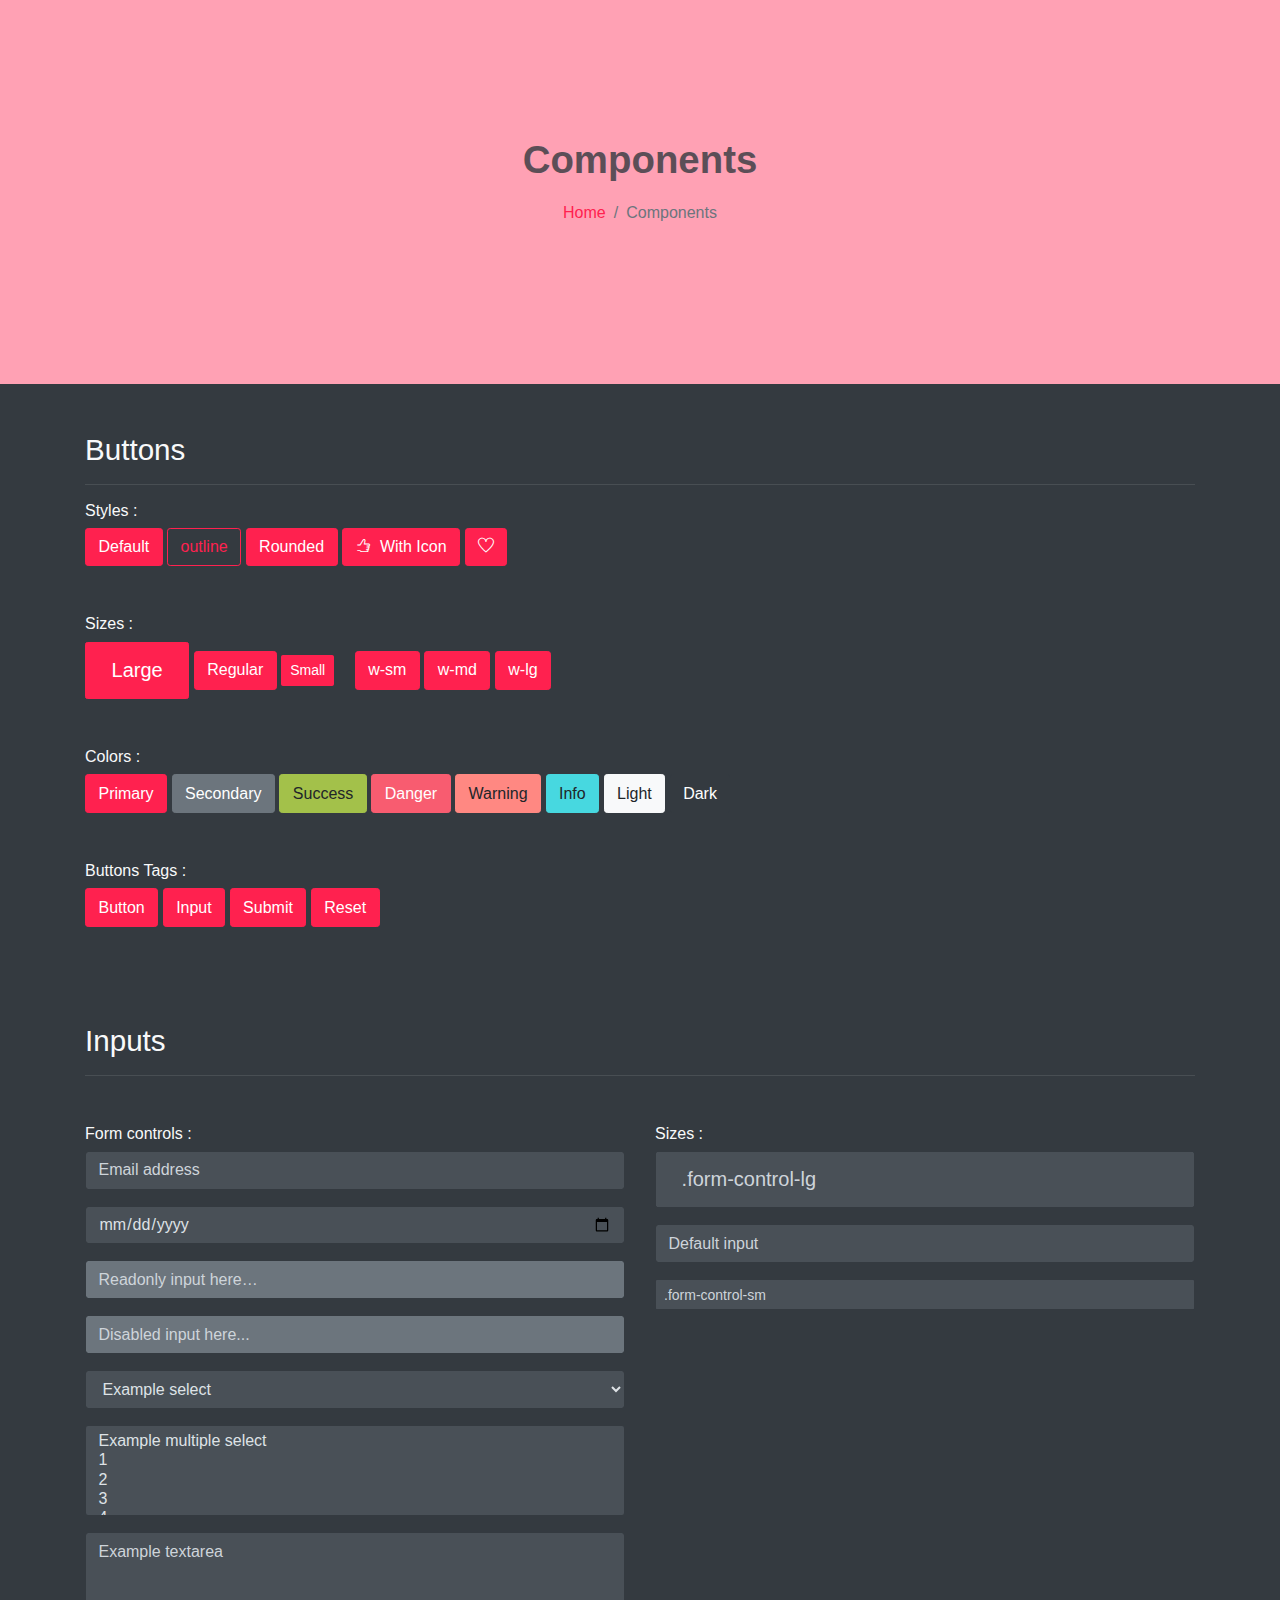
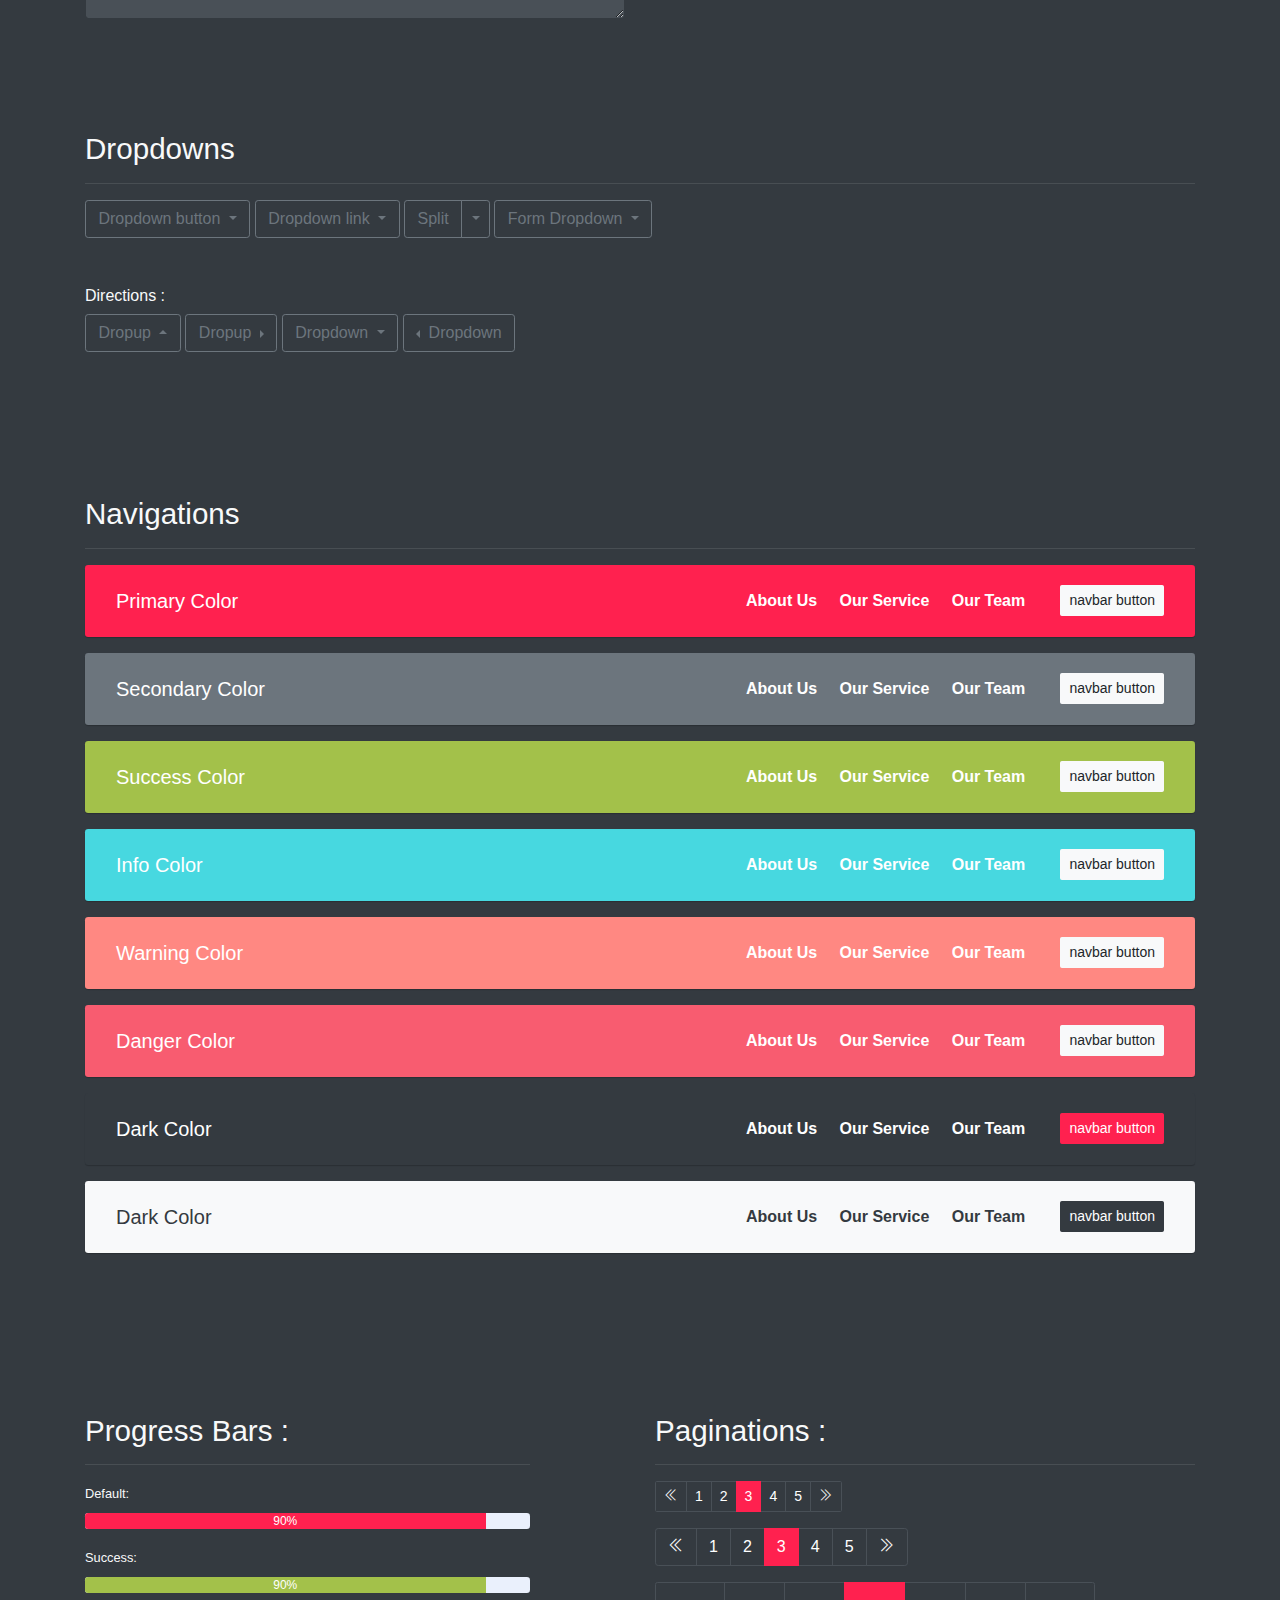
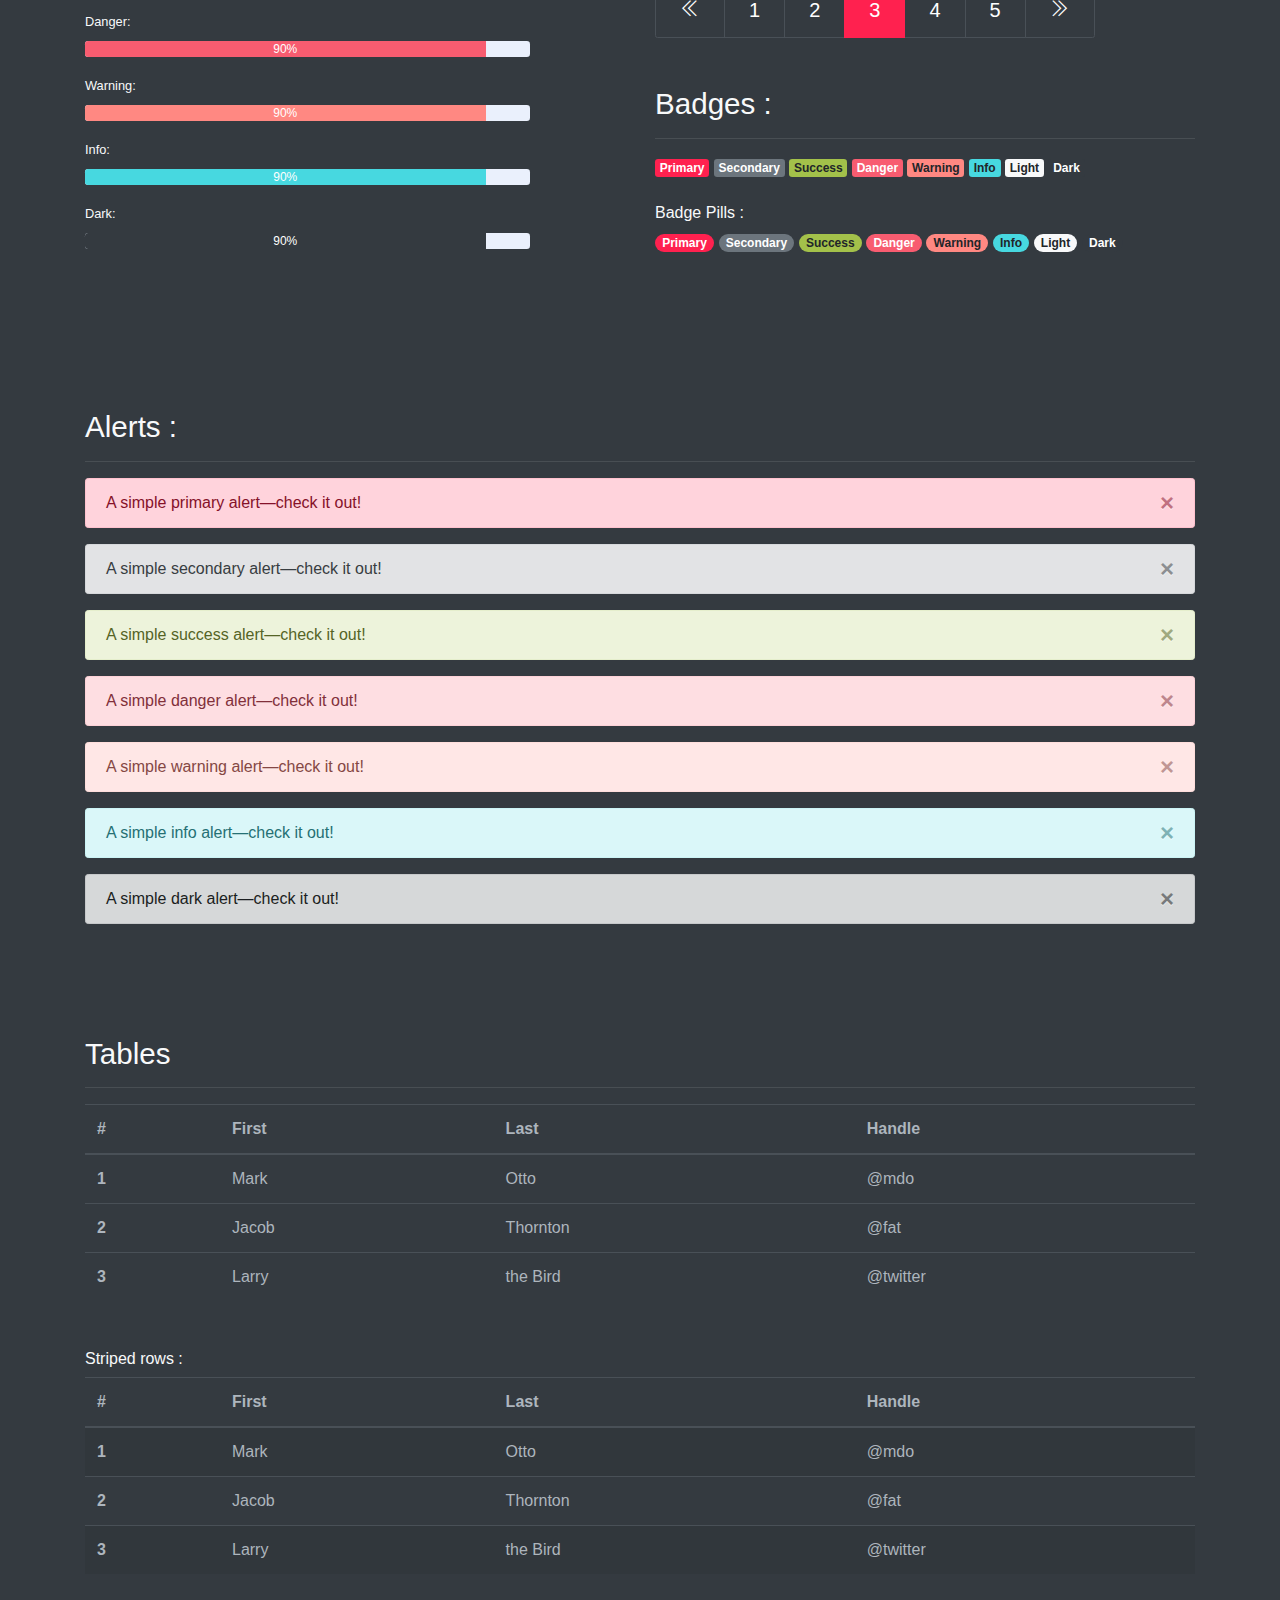
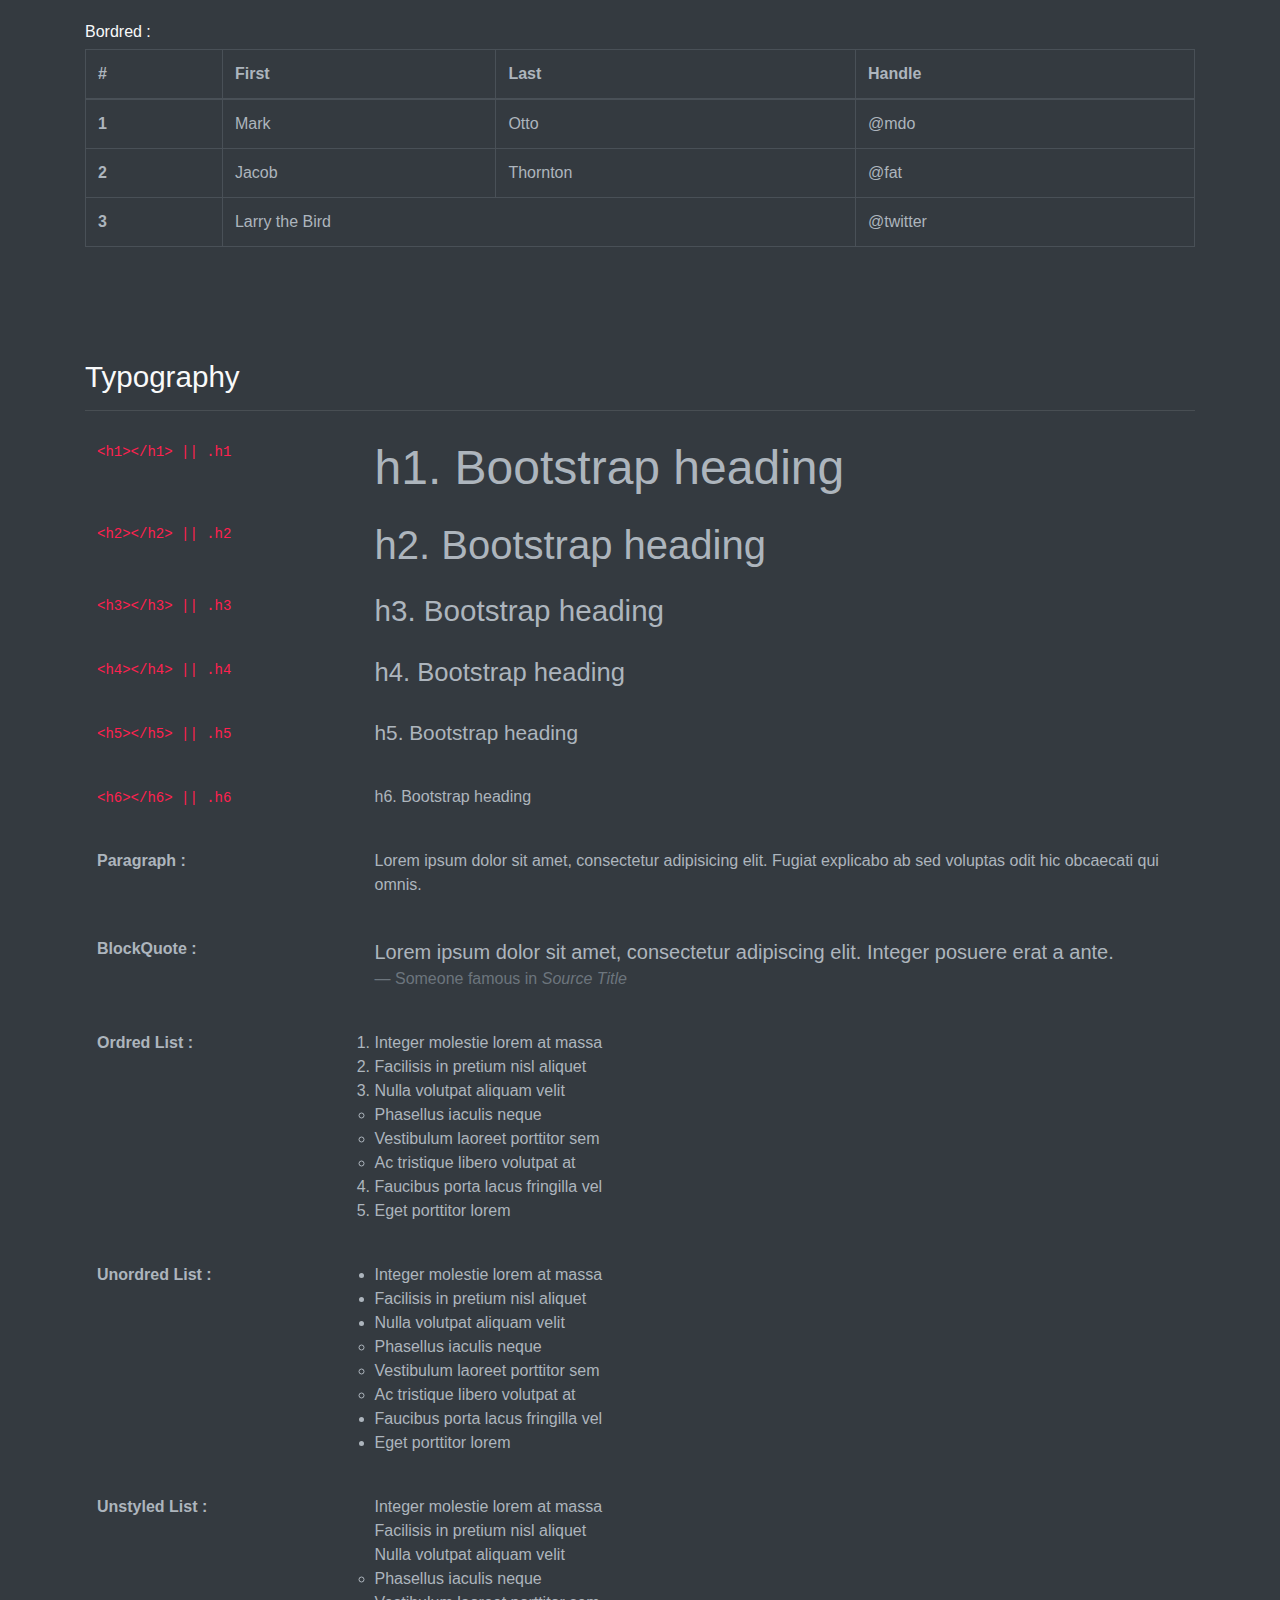
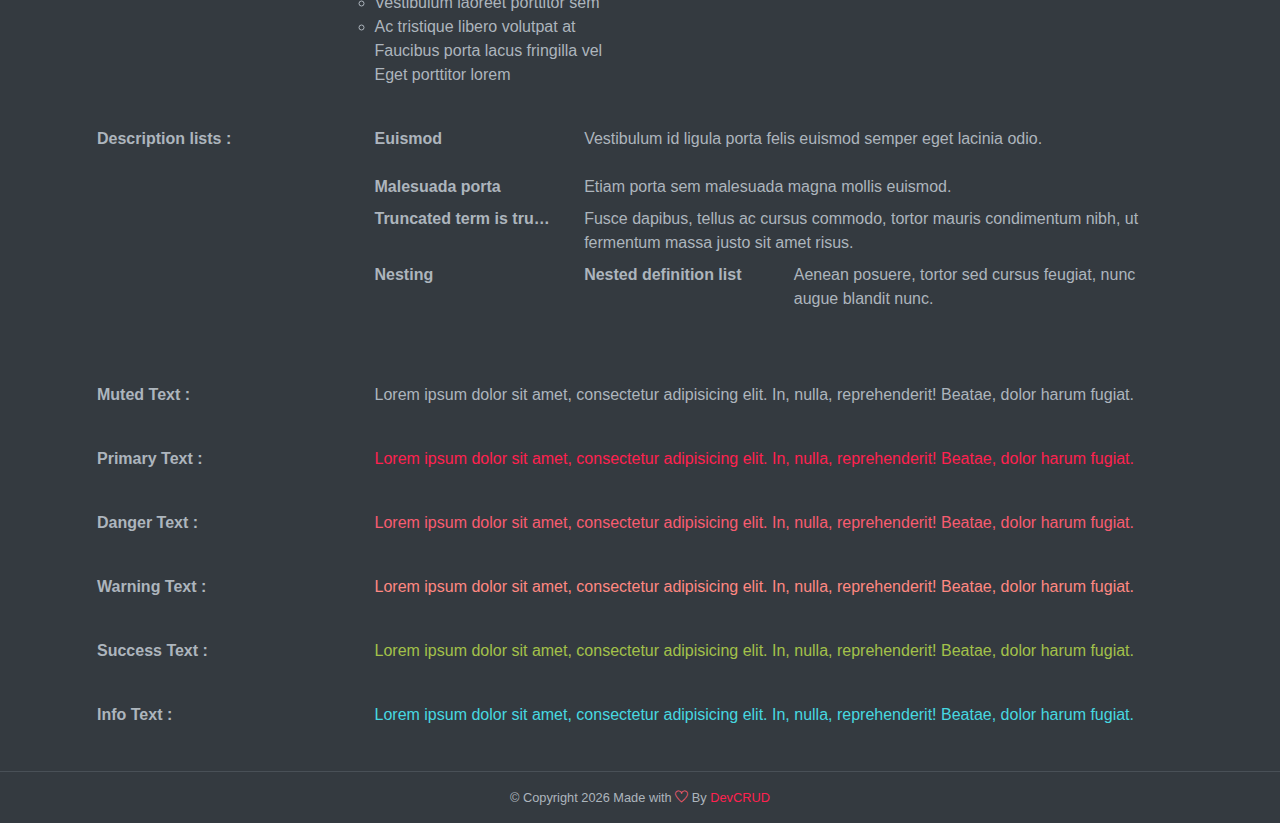
<file: components.html>
<!DOCTYPE html>
<html lang="en">
<head>
   <meta charset="utf-8">
    <meta name="viewport" content="width=device-width, initial-scale=1, shrink-to-fit=no">
    <meta name="description" content="Start your development with FoodHut landing page.">
    <meta name="author" content="Devcrud">
    <title>FoodHut | Free Bootstrap 4.3.x template</title>

   <!-- font icons -->
   <link rel="stylesheet" href="assets/vendors/themify-icons/css/themify-icons.css">

   <!-- Bootstrap + Steller  -->
   <link rel="stylesheet" href="assets/css/foodhut.css">
</head>
<body>

   <!-- Page Header -->
   <header class="header header-mini"> 
      <div class="header-title">Components</div> 
      <nav aria-label="breadcrumb">
         <ol class="breadcrumb">
            <li class="breadcrumb-item"><a href="/">Home</a></li>
            <li class="breadcrumb-item active" aria-current="page">Components</li>
         </ol>
      </nav>
   </header> <!-- End Of Page Header -->

   <!-- main content -->
   <div class="container">

      <!-- Buttons -->
      <h3 class="mt-5">Buttons</h3>
      <hr>
      <h6 class="section-secondary-title">Styles :</h6>
      <button class="btn btn-primary">Default</button>
      <button class="btn btn-outline-primary">outline</button>
      <button class="btn btn-primary rounded">Rounded</button>
      <button class="btn btn-primary rounded"><i class="ti-thumb-up pr-1"></i> With Icon</button>
      <button class="btn btn-primary circle"><i class="ti-heart"></i></button>

      <h6 class="section-secondary-title mt-5">Sizes :</h6>
      <button class="btn btn-primary btn-lg">Large</button>
      <button class="btn btn-primary ">Regular</button>
      <button class="btn btn-primary btn-sm">Small</button>
      <button class="btn btn-primary w-sm ml-3">w-sm</button>
      <button class="btn btn-primary w-md">w-md</button>
      <button class="btn btn-primary w-lg">w-lg</button>

      <h6 class="section-secondary-title mt-5">Colors :</h6>          
      <button type="button" class="btn btn-primary">Primary</button>
      <button type="button" class="btn btn-secondary">Secondary</button>
      <button type="button" class="btn btn-success">Success</button>
      <button type="button" class="btn btn-danger">Danger</button>
      <button type="button" class="btn btn-warning">Warning</button>
      <button type="button" class="btn btn-info">Info</button>
      <button type="button" class="btn btn-light">Light</button>
      <button type="button" class="btn btn-dark">Dark</button>

      <h6 class="section-secondary-title mt-5">Buttons Tags :</h6>
      <button class="btn btn-primary" type="submit">Button</button>
      <input class="btn btn-primary" type="button" value="Input">
      <input class="btn btn-primary" type="submit" value="Submit">
      <input class="btn btn-primary" type="reset" value="Reset">
      
      <!-- devider -->
      <div class="py-5"></div>

      <!-- Inputs -->
      <h3>Inputs</h3>
      <hr>
      <div class="row mt-5">
         <div class="col-md-6">
            <h6 class="section-secondary-title">Form controls :</h6>        
            <div class="form-group">
               <input type="email" class="form-control" id="exampleFormControlInput1" placeholder="Email address">
            </div>
            <div class="form-group">
               <input type="date" class="form-control" id="exampleFormControlInput1" placeholder="Date">
            </div>
            <div class="form-group">
               <input class="form-control" type="text" placeholder="Readonly input here…" readonly>
            </div>
            <div class="form-group">
               <input class="form-control" id="disabledInput" type="text" placeholder="Disabled input here..." disabled>
            </div>
            <div class="form-group">
               <select class="form-control" id="exampleFormControlSelect1">
                  <option>Example select</option>
                  <option>1</option>
                  <option>2</option>
                  <option>3</option>
                  <option>4</option>
                  <option>5</option>
               </select>
            </div>
            <div class="form-group">
               <select multiple class="form-control" id="exampleFormControlSelect2">
                  <option>Example multiple select</option>
                  <option>1</option>
                  <option>2</option>
                  <option>3</option>
                  <option>4</option>
                  <option>5</option>
               </select>
            </div>
            <div class="form-group">
               <textarea class="form-control" id="exampleFormControlTextarea1" rows="3" placeholder="Example textarea"></textarea>
            </div>
         </div>
         <div class="col-md-6">
            <h6 class="section-secondary-title">Sizes :</h6>    
            <div class="form-group">
               <input class="form-control form-control-lg" type="text" placeholder=".form-control-lg">             
            </div>
            <div class="form-group">
               <input class="form-control" type="text" placeholder="Default input">
            </div>
            <div class="form-group">
               <input class="form-control form-control-sm" type="text" placeholder=".form-control-sm"> 
            </div>
         </div>
      </div> <!-- end of inputs -->   

      <!-- devider -->
      <div class="py-5"></div>             

      <!-- Dropdowns -->
      <h3 class="components-section-title font-weight-normal">Dropdowns</h3>
      <hr>
      <div class="dropdown d-inline-block">
         <button class="btn btn-outline-secondary dropdown-toggle" type="button" id="dropdownMenuButton" data-toggle="dropdown" aria-haspopup="true" aria-expanded="false">
         Dropdown button
         </button>
         <div class="dropdown-menu" aria-labelledby="dropdownMenuButton">
         <a class="dropdown-item" href="#">Action</a>
         <a class="dropdown-item" href="#">Another action</a>
         <a class="dropdown-item" href="#">Something else here</a>
         </div>
      </div>
      <div class="dropdown d-inline-block">
         <a class="btn btn-outline-secondary dropdown-toggle" href="#" role="button" id="dropdownMenuLink" data-toggle="dropdown" aria-haspopup="true" aria-expanded="false">
            Dropdown link
         </a>
         <div class="dropdown-menu" aria-labelledby="dropdownMenuLink">
            <a class="dropdown-item" href="#">Action</a>
            <a class="dropdown-item" href="#">Another action</a>
            <a class="dropdown-item" href="#">Something else here</a>
         </div>
      </div>
      <div class="btn-group">
         <button type="button" class="btn btn-outline-secondary">Split</button>
         <button type="button" class="btn btn-outline-secondary dropdown-toggle dropdown-toggle-split" data-toggle="dropdown" aria-haspopup="true" aria-expanded="false">
         <span class="sr-only">Toggle Dropdown</span>
         </button>
         <div class="dropdown-menu">
            <a class="dropdown-item" href="#">Action</a>
            <a class="dropdown-item" href="#">Another action</a>
            <a class="dropdown-item" href="#">Something else here</a>
            <div class="dropdown-divider"></div>
            <a class="dropdown-item" href="#">Separated link</a>
         </div>
      </div>
      <div class="btn-group">
         <button class="btn btn-outline-secondary dropdown-toggle" type="button" id="dropdownMenuButton" data-toggle="dropdown" aria-haspopup="true" aria-expanded="false">
            Form Dropdown
         </button>
         <div class="dropdown-menu form">
            <form class="px-4 py-3">
               <div class="form-group">
                  <input type="email" class="form-control" id="exampleDropdownFormEmail1" placeholder="email@example.com">
               </div>
               <div class="form-group">
                  <input type="password" class="form-control" id="exampleDropdownFormPassword1" placeholder="Password">
               </div>
               <div class="form-check mb-3">
                  <input type="checkbox" class="form-check-input" id="dropdownCheck">
                  <label class="form-check-label" for="dropdownCheck">
                     Remember me
                  </label>
               </div>
               <button type="submit" class="btn btn-primary btn-block">Sign in</button>
            </form>
            <div class="dropdown-divider"></div>
            <a class="dropdown-item" href="#"><small>New around here? Sign up</small></a>
            <a class="dropdown-item" href="#"><small>Forgot password?</small></a>
         </div>
      </div>       
      <h6 class="section-secondary-title mt-5">Directions :</h6>  
      <div class="btn-group dropup">
         <button type="button" class="btn btn-outline-secondary dropdown-toggle" data-toggle="dropdown" aria-haspopup="true" aria-expanded="false">
            Dropup
         </button>
         <div class="dropdown-menu">
            <a class="dropdown-item" href="#">Action</a>
            <a class="dropdown-item" href="#">Another action</a>
            <a class="dropdown-item" href="#">Something else here</a>
            <div class="dropdown-divider"></div>
            <a class="dropdown-item" href="#">Separated link</a>
         </div>
      </div>
      <div class="btn-group dropright">
         <button type="button" class="btn btn-outline-secondary dropdown-toggle" data-toggle="dropdown" aria-haspopup="true" aria-expanded="false">
            Dropup
         </button>
         <div class="dropdown-menu">
            <a class="dropdown-item" href="#">Action</a>
            <a class="dropdown-item" href="#">Another action</a>
            <a class="dropdown-item" href="#">Something else here</a>
            <div class="dropdown-divider"></div>
            <a class="dropdown-item" href="#">Separated link</a>
         </div>
      </div>
      <div class="btn-group">
         <button type="button" class="btn btn-outline-secondary dropdown-toggle" data-toggle="dropdown" aria-haspopup="true" aria-expanded="false">
            Dropdown
         </button>
         <div class="dropdown-menu">
            <a class="dropdown-item" href="#">Action</a>
            <a class="dropdown-item" href="#">Another action</a>
            <a class="dropdown-item" href="#">Something else here</a>
            <div class="dropdown-divider"></div>
            <a class="dropdown-item" href="#">Separated link</a>
         </div>
      </div>
      <div class="btn-group dropleft">
         <button type="button" class="btn btn-outline-secondary dropdown-toggle" data-toggle="dropdown" aria-haspopup="true" aria-expanded="false">
            Dropdown
         </button>
         <div class="dropdown-menu">
            <a class="dropdown-item" href="#">Action</a>
            <a class="dropdown-item" href="#">Another action</a>
            <a class="dropdown-item" href="#">Something else here</a>
            <div class="dropdown-divider"></div>
            <a class="dropdown-item" href="#">Separated link</a>
         </div>
      </div> <!-- end of Dropdowns -->  

      <!-- devider -->
      <div class="py-5"></div>   

      <!-- navbars -->
      <h3 class="components-section-title font-weight-normal mt-5">Navigations</h3>
      <hr>
      <nav class="navbar navbar-expand-sm navbar-dark bg-primary rounded shadow mb-3">
         <div class="container">
            <a class="navbar-brand" href="#">Primary Color</a>
            <button class="navbar-toggler ml-auto" type="button" data-toggle="collapse" data-target="#navbarSupportedContent" aria-controls="navbarSupportedContent" aria-expanded="false" aria-label="Toggle navigation">
            <span class="navbar-toggler-icon"></span>
            </button>
            <div class="collapse navbar-collapse" id="navbarSupportedContent">
               <ul class="navbar-nav ml-auto"> 
                  <li class="nav-item">
                     <a class="nav-link" href="#about">About Us</a>
                  </li>
                  <li class="nav-item">
                     <a class="nav-link" href="#service">Our Service</a>
                  </li>
                  <li class="nav-item">
                     <a class="nav-link" href="#team">Our Team</a>
                  </li>
                  <li class="nav-item">
                     <a href="#book-table" class="ml-4 mt-1 btn btn-light btn-sm">navbar button</a>
                  </li>
               </ul>                       
            </div>
         </div>
      </nav>
      <nav class="navbar navbar-expand-sm navbar-dark bg-secondary rounded shadow mb-3">
         <div class="container">
            <a class="navbar-brand" href="#">Secondary Color</a>
            <button class="navbar-toggler ml-auto" type="button" data-toggle="collapse" data-target="#navbarSupportedContent" aria-controls="navbarSupportedContent" aria-expanded="false" aria-label="Toggle navigation">
            <span class="navbar-toggler-icon"></span>
            </button>
            <div class="collapse navbar-collapse" id="navbarSupportedContent">
               <ul class="navbar-nav ml-auto"> 
                  <li class="nav-item">
                     <a class="nav-link" href="#about">About Us</a>
                  </li>
                  <li class="nav-item">
                     <a class="nav-link" href="#service">Our Service</a>
                  </li>
                  <li class="nav-item">
                     <a class="nav-link" href="#team">Our Team</a>
                  </li>
                  <li class="nav-item">
                     <a href="#book-table" class="ml-4 mt-1 btn btn-light btn-sm">navbar button</a>
                  </li>
               </ul>                       
            </div>
         </div>
      </nav>
      <nav class="navbar navbar-expand-sm navbar-dark bg-success rounded shadow mb-3">
         <div class="container">
            <a class="navbar-brand" href="#">Success Color</a>
            <button class="navbar-toggler ml-auto" type="button" data-toggle="collapse" data-target="#navbarSupportedContent" aria-controls="navbarSupportedContent" aria-expanded="false" aria-label="Toggle navigation">
            <span class="navbar-toggler-icon"></span>
            </button>
            <div class="collapse navbar-collapse" id="navbarSupportedContent">
               <ul class="navbar-nav ml-auto"> 
                  <li class="nav-item">
                     <a class="nav-link" href="#about">About Us</a>
                  </li>
                  <li class="nav-item">
                     <a class="nav-link" href="#service">Our Service</a>
                  </li>
                  <li class="nav-item">
                     <a class="nav-link" href="#team">Our Team</a>
                  </li>
                  <li class="nav-item">
                     <a href="#book-table" class="ml-4 mt-1 btn btn-light btn-sm">navbar button</a>
                  </li>
               </ul>                       
            </div>
         </div>
      </nav>
      <nav class="navbar navbar-expand-sm navbar-dark bg-info rounded shadow mb-3">
         <div class="container">
            <a class="navbar-brand" href="#">Info Color</a>
            <button class="navbar-toggler ml-auto" type="button" data-toggle="collapse" data-target="#navbarSupportedContent" aria-controls="navbarSupportedContent" aria-expanded="false" aria-label="Toggle navigation">
            <span class="navbar-toggler-icon"></span>
            </button>
            <div class="collapse navbar-collapse" id="navbarSupportedContent">
               <ul class="navbar-nav ml-auto"> 
                  <li class="nav-item">
                     <a class="nav-link" href="#about">About Us</a>
                  </li>
                  <li class="nav-item">
                     <a class="nav-link" href="#service">Our Service</a>
                  </li>
                  <li class="nav-item">
                     <a class="nav-link" href="#team">Our Team</a>
                  </li>
                  <li class="nav-item">
                     <a href="#book-table" class="ml-4 mt-1 btn btn-light btn-sm">navbar button</a>
                  </li>
               </ul>                       
            </div>
         </div>
      </nav>
      <nav class="navbar navbar-expand-sm navbar-dark bg-warning rounded shadow mb-3">
         <div class="container">
            <a class="navbar-brand" href="#">Warning Color</a>
            <button class="navbar-toggler ml-auto" type="button" data-toggle="collapse" data-target="#navbarSupportedContent" aria-controls="navbarSupportedContent" aria-expanded="false" aria-label="Toggle navigation">
            <span class="navbar-toggler-icon"></span>
            </button>
            <div class="collapse navbar-collapse" id="navbarSupportedContent">
               <ul class="navbar-nav ml-auto"> 
                  <li class="nav-item">
                     <a class="nav-link" href="#about">About Us</a>
                  </li>
                  <li class="nav-item">
                     <a class="nav-link" href="#service">Our Service</a>
                  </li>
                  <li class="nav-item">
                     <a class="nav-link" href="#team">Our Team</a>
                  </li>
                  <li class="nav-item">
                     <a href="#book-table" class="ml-4 mt-1 btn btn-light btn-sm">navbar button</a>
                  </li>
               </ul>                       
            </div>
         </div>
      </nav>
      <nav class="navbar navbar-expand-sm navbar-dark bg-danger rounded shadow mb-3">
         <div class="container">
            <a class="navbar-brand" href="#">Danger Color</a>
            <button class="navbar-toggler ml-auto" type="button" data-toggle="collapse" data-target="#navbarSupportedContent" aria-controls="navbarSupportedContent" aria-expanded="false" aria-label="Toggle navigation">
            <span class="navbar-toggler-icon"></span>
            </button>
            <div class="collapse navbar-collapse" id="navbarSupportedContent">
               <ul class="navbar-nav ml-auto"> 
                  <li class="nav-item">
                     <a class="nav-link" href="#about">About Us</a>
                  </li>
                  <li class="nav-item">
                     <a class="nav-link" href="#service">Our Service</a>
                  </li>
                  <li class="nav-item">
                     <a class="nav-link" href="#team">Our Team</a>
                  </li>
                  <li class="nav-item">
                     <a href="#book-table" class="ml-4 mt-1 btn btn-light btn-sm">navbar button</a>
                  </li>
               </ul>                       
            </div>
         </div>
      </nav>
      <nav class="navbar navbar-expand-sm navbar-dark bg-dark rounded shadow mb-3">
         <div class="container">
            <a class="navbar-brand" href="#">Dark Color</a>
            <button class="navbar-toggler ml-auto" type="button" data-toggle="collapse" data-target="#navbarSupportedContent" aria-controls="navbarSupportedContent" aria-expanded="false" aria-label="Toggle navigation">
            <span class="navbar-toggler-icon"></span>
            </button>
            <div class="collapse navbar-collapse" id="navbarSupportedContent">
               <ul class="navbar-nav ml-auto"> 
                  <li class="nav-item">
                     <a class="nav-link" href="#about">About Us</a>
                  </li>
                  <li class="nav-item">
                     <a class="nav-link" href="#service">Our Service</a>
                  </li>
                  <li class="nav-item">
                     <a class="nav-link" href="#team">Our Team</a>
                  </li>
                  <li class="nav-item">
                     <a href="#book-table" class="ml-4 mt-1 btn btn-primary btn-sm">navbar button</a>
                  </li>
               </ul>                       
            </div>
         </div>
      </nav>
      <nav class="navbar navbar-expand-sm navbar-light bg-light rounded shadow mb-3">
         <div class="container">
            <a class="navbar-brand" href="#">Dark Color</a>
            <button class="navbar-toggler ml-auto" type="button" data-toggle="collapse" data-target="#navbarSupportedContent" aria-controls="navbarSupportedContent" aria-expanded="false" aria-label="Toggle navigation">
            <span class="navbar-toggler-icon"></span>
            </button>
            <div class="collapse navbar-collapse" id="navbarSupportedContent">
               <ul class="navbar-nav ml-auto"> 
                  <li class="nav-item">
                     <a class="nav-link" href="#about">About Us</a>
                  </li>
                  <li class="nav-item">
                     <a class="nav-link" href="#service">Our Service</a>
                  </li>
                  <li class="nav-item">
                     <a class="nav-link" href="#team">Our Team</a>
                  </li>
                  <li class="nav-item">
                     <a href="#book-table" class="ml-4 mt-1 btn btn-dark btn-sm">navbar button</a>
                  </li>
               </ul>                       
            </div>
         </div>
      </nav>
      <!-- End of navbars -->

      <!-- devider -->
      <div class="py-5"></div>   
      
      <!-- progress bars -->
      <div class="row justify-content-between">
         <div class="col-md-5">
            <h3 class="components-section-title font-weight-normal mt-5">Progress Bars :</h3>
            <hr>
            <small>Default: </small>
            <div class="progress mt-2 mb-3">
               <div class="progress-bar" role="progressbar" style="width: 90%" aria-valuenow="25" aria-valuemin="0" aria-valuemax="100"><span>90%</span></div>
            </div>
            <small>Success:</small>
            <div class="progress mt-2 mb-3">
               <div class="progress-bar bg-success" role="progressbar" style="width: 90%" aria-valuenow="25" aria-valuemin="0" aria-valuemax="100"><span>90%</span></div>
            </div>
            <small>Danger:</small>
            <div class="progress mt-2 mb-3">
               <div class="progress-bar bg-danger" role="progressbar" style="width: 90%" aria-valuenow="25" aria-valuemin="0" aria-valuemax="100"><span>90%</span></div>
            </div>
            <small>Warning:</small>
            <div class="progress mt-2 mb-3">
               <div class="progress-bar bg-warning" role="progressbar" style="width: 90%" aria-valuenow="25" aria-valuemin="0" aria-valuemax="100"><span>90%</span></div>
            </div>
            <small>Info:</small>
            <div class="progress mt-2 mb-3">
               <div class="progress-bar bg-info" role="progressbar" style="width: 90%" aria-valuenow="25" aria-valuemin="0" aria-valuemax="100"><span>90%</span></div>
            </div>
            <small>Dark:</small>
            <div class="progress mt-2 mb-3">
               <div class="progress-bar bg-dark" role="progressbar" style="width: 90%" aria-valuenow="25" aria-valuemin="0" aria-valuemax="100"><span>90%</span></div>
            </div>
         </div>
         <div class="col-md-6">
            <h3 class="components-section-title font-weight-normal mt-5">Paginations :</h3>
            <hr>
            <nav aria-label="Page navigation example">
               <ul class="pagination pagination-sm">
                  <li class="page-item"><a class="page-link" href="#"><i class="ti-angle-double-left"></i></a></li>
                  <li class="page-item"><a class="page-link" href="#">1</a></li>
                  <li class="page-item"><a class="page-link" href="#">2</a></li>
                  <li class="page-item active"><a class="page-link" href="#">3</a></li>
                  <li class="page-item"><a class="page-link" href="#">4</a></li>
                  <li class="page-item"><a class="page-link" href="#">5</a></li>
                  <li class="page-item"><a class="page-link" href="#"><i class="ti-angle-double-right"></i></a></li>
               </ul>
            </nav>
            <nav aria-label="Page navigation example">
               <ul class="pagination">
               <li class="page-item"><a class="page-link" href="#"><i class="ti-angle-double-left"></i></a></li>
                  <li class="page-item"><a class="page-link" href="#">1</a></li>
                  <li class="page-item"><a class="page-link" href="#">2</a></li>
                  <li class="page-item active"><a class="page-link" href="#">3</a></li>
                  <li class="page-item"><a class="page-link" href="#">4</a></li>
                  <li class="page-item"><a class="page-link" href="#">5</a></li>
                  <li class="page-item"><a class="page-link" href="#"><i class="ti-angle-double-right"></i></a></li>
               </ul>
            </nav>
            <nav aria-label="Page navigation example">
               <ul class="pagination pagination-lg">
                  <li class="page-item"><a class="page-link" href="#"><i class="ti-angle-double-left"></i></a></li>
                  <li class="page-item"><a class="page-link" href="#">1</a></li>
                  <li class="page-item"><a class="page-link" href="#">2</a></li>
                  <li class="page-item active"><a class="page-link" href="#">3</a></li>
                  <li class="page-item"><a class="page-link" href="#">4</a></li>
                  <li class="page-item"><a class="page-link" href="#">5</a></li>
                  <li class="page-item"><a class="page-link" href="#"><i class="ti-angle-double-right"></i></a></li>
               </ul>
            </nav>

            <!-- Badges -->
            <h3 class="components-section-title font-weight-normal mt-5">Badges :</h3>
            <hr>
            <span class="badge badge-primary">Primary</span>
            <span class="badge badge-secondary">Secondary</span>
            <span class="badge badge-success">Success</span>
            <span class="badge badge-danger">Danger</span>
            <span class="badge badge-warning">Warning</span>
            <span class="badge badge-info">Info</span>
            <span class="badge badge-light">Light</span>
            <span class="badge badge-dark">Dark</span>
            <h6 class="section-secondary-title mt-4 mb-2">Badge Pills :</h6>
            <span class="badge badge-pill badge-primary">Primary</span>
            <span class="badge badge-pill badge-secondary">Secondary</span>
            <span class="badge badge-pill badge-success">Success</span>
            <span class="badge badge-pill badge-danger">Danger</span>
            <span class="badge badge-pill badge-warning">Warning</span>
            <span class="badge badge-pill badge-info">Info</span>
            <span class="badge badge-pill badge-light">Light</span>
            <span class="badge badge-pill badge-dark">Dark</span>
         </div>
      </div> <!-- End of Progress bars -->

      <!-- devider -->
      <div class="py-5"></div>  

      <!-- Alerts -->
      <h3 class="components-section-title font-weight-normal mt-5">Alerts :</h3>
      <hr>
      <div class="alert alert-primary alert-dismissible fade show" role="alert">
         A simple primary alert—check it out!
         <button type="button" class="close" data-dismiss="alert" aria-label="Close">
            <span aria-hidden="true">&times;</span>
         </button>
      </div>
      <div class="alert alert-secondary alert-dismissible fade show" role="alert">
         A simple secondary alert—check it out!
         <button type="button" class="close" data-dismiss="alert" aria-label="Close">
            <span aria-hidden="true">&times;</span>
         </button>
      </div>
      <div class="alert alert-success alert-dismissible fade show" role="alert">
         A simple success alert—check it out!
         <button type="button" class="close" data-dismiss="alert" aria-label="Close">
            <span aria-hidden="true">&times;</span>
         </button>
      </div>
      <div class="alert alert-danger alert-dismissible fade show" role="alert">
         A simple danger alert—check it out!
         <button type="button" class="close" data-dismiss="alert" aria-label="Close">
            <span aria-hidden="true">&times;</span>
         </button>
      </div>
      <div class="alert alert-warning alert-dismissible fade show" role="alert">
         A simple warning alert—check it out!
         <button type="button" class="close" data-dismiss="alert" aria-label="Close">
            <span aria-hidden="true">&times;</span>
         </button>
      </div>
      <div class="alert alert-info alert-dismissible fade show" role="alert">
         A simple info alert—check it out!
         <button type="button" class="close" data-dismiss="alert" aria-label="Close">
            <span aria-hidden="true">&times;</span>
         </button>
      </div>
      <div class="alert alert-dark alert-dismissible fade show" role="alert">
         A simple dark alert—check it out!
         <button type="button" class="close" data-dismiss="alert" aria-label="Close">
            <span aria-hidden="true">&times;</span>
         </button>
      </div>
      <!-- end of alerts -->

      <!-- devider -->
      <div class="py-5"></div> 
   
      <!-- tables -->
      <h3 class="components-section-title">Tables</h3>
      <hr>
      <table class="table">
         <thead>
            <tr>
               <th scope="col">#</th>
               <th scope="col">First</th>
               <th scope="col">Last</th>
               <th scope="col">Handle</th>
            </tr>
         </thead>
         <tbody>
            <tr>
               <th scope="row">1</th>
               <td>Mark</td>
               <td>Otto</td>
               <td>@mdo</td>
            </tr>
            <tr>
               <th scope="row">2</th>
               <td>Jacob</td>
               <td>Thornton</td>
               <td>@fat</td>
            </tr>
            <tr>
               <th scope="row">3</th>
               <td>Larry</td>
               <td>the Bird</td>
               <td>@twitter</td>
            </tr>
         </tbody>
      </table>

      <h6 class="section-secondary-title mt-5">Striped rows :</h6>
      <table class="table table-striped">
         <thead>
            <tr>
               <th scope="col">#</th>
               <th scope="col">First</th>
               <th scope="col">Last</th>
               <th scope="col">Handle</th>
            </tr>
         </thead>
         <tbody>
            <tr>
               <th scope="row">1</th>
               <td>Mark</td>
               <td>Otto</td>
               <td>@mdo</td>
            </tr>
            <tr>
               <th scope="row">2</th>
               <td>Jacob</td>
               <td>Thornton</td>
               <td>@fat</td>
            </tr>
            <tr>
               <th scope="row">3</th>
               <td>Larry</td>
               <td>the Bird</td>
               <td>@twitter</td>
            </tr>
         </tbody>
      </table>

      <h6 class="section-secondary-title mt-5">Bordred :</h6>
      <table class="table table-bordered">
         <thead>
            <tr>
               <th scope="col">#</th>
               <th scope="col">First</th>
               <th scope="col">Last</th>
               <th scope="col">Handle</th>
            </tr>
         </thead>
         <tbody>
            <tr>
               <th scope="row">1</th>
               <td>Mark</td>
               <td>Otto</td>
               <td>@mdo</td>
            </tr>
            <tr>
               <th scope="row">2</th>
               <td>Jacob</td>
               <td>Thornton</td>
               <td>@fat</td>
            </tr>
            <tr>
               <th scope="row">3</th>
               <td colspan="2">Larry the Bird</td>
               <td>@twitter</td>
            </tr>
         </tbody>
      </table>
      <!-- end of tables -->

      <!-- devider -->
      <div class="py-5"></div> 

      <!-- typography -->
      <h3 class="components-section-title">Typography</h3>
      <hr>
      
      <table class="table table-borderless v-align-center">
         <tbody>
            <tr>
               <td>
                  <p><code class="highlighter-rouge">&lt;h1&gt;&lt;/h1&gt; || .h1</code></p>
               </td>
               <td class="w-75"><span class="h1">h1. Bootstrap heading</span></td>
            </tr>
            <tr>
               <td>
                  <p><code class="highlighter-rouge">&lt;h2&gt;&lt;/h2&gt; || .h2</code></p>
               </td>
               <td><span class="h2">h2. Bootstrap heading</span></td>
            </tr>
            <tr>
               <td>
                  <p><code class="highlighter-rouge">&lt;h3&gt;&lt;/h3&gt; || .h3</code></p>
               </td>
               <td><span class="h3">h3. Bootstrap heading</span></td>
            </tr>
            <tr>
               <td>
                  <p><code class="highlighter-rouge">&lt;h4&gt;&lt;/h4&gt; || .h4</code></p>
               </td>
               <td><span class="h4">h4. Bootstrap heading</span></td>
            </tr>
            <tr>
               <td>
                  <p><code class="highlighter-rouge">&lt;h5&gt;&lt;/h5&gt; || .h5</code></p>
               </td>
               <td><span class="h5">h5. Bootstrap heading</span></td>
            </tr>
            <tr>
               <td>
                  <p><code class="highlighter-rouge">&lt;h6&gt;&lt;/h6&gt; || .h6</code></p>
               </td>
               <td><span class="h6">h6. Bootstrap heading</span></td>
            </tr>
            <tr>
               <td>
                  <p class="font-weight-bold text-muted">Paragraph :</p>
               </td>
               <td><p>Lorem ipsum dolor sit amet, consectetur adipisicing elit. Fugiat explicabo ab sed voluptas odit hic obcaecati qui omnis.</p></td>
            </tr>
            <tr>
               <td>
                  <p class="font-weight-bold text-muted">BlockQuote :</p>
               </td>
               <td>
                  <blockquote class="blockquote">
                     <p class="mb-0">Lorem ipsum dolor sit amet, consectetur adipiscing elit. Integer posuere erat a ante.</p>
                     <footer class="blockquote-footer">Someone famous in <cite title="Source Title">Source Title</cite></footer>
                  </blockquote>
               </td>
            </tr>
            <tr>
               <td><p class="font-weight-bold text-muted">Ordred List :</p></td>
               <td>
                  <ol>
                     <li>Integer molestie lorem at massa</li>
                     <li>Facilisis in pretium nisl aliquet</li>
                     <li>Nulla volutpat aliquam velit
                        <ul>
                           <li>Phasellus iaculis neque</li>
                           <li>Vestibulum laoreet porttitor sem</li>
                           <li>Ac tristique libero volutpat at</li>
                        </ul>
                     </li>
                     <li>Faucibus porta lacus fringilla vel</li>
                     <li>Eget porttitor lorem</li>
                  </ol>
               </td>
            </tr>
            <tr>
               <td><p class="font-weight-bold text-muted">Unordred List :</p></td>
               <td>
                  <ul >
                     <li>Integer molestie lorem at massa</li>
                     <li>Facilisis in pretium nisl aliquet</li>
                     <li>Nulla volutpat aliquam velit
                        <ul>
                           <li>Phasellus iaculis neque</li>
                           <li>Vestibulum laoreet porttitor sem</li>
                           <li>Ac tristique libero volutpat at</li>
                        </ul>
                     </li>
                     <li>Faucibus porta lacus fringilla vel</li>
                     <li>Eget porttitor lorem</li>
                  </ul>
               </td>
            </tr>
            <tr>
               <td><p class="font-weight-bold text-muted">Unstyled List :</p></td>
               <td>
                  <ul class="list-unstyled">
                     <li>Integer molestie lorem at massa</li>
                     <li>Facilisis in pretium nisl aliquet</li>
                     <li>Nulla volutpat aliquam velit
                        <ul>
                           <li>Phasellus iaculis neque</li>
                           <li>Vestibulum laoreet porttitor sem</li>
                           <li>Ac tristique libero volutpat at</li>
                        </ul>
                     </li>
                     <li>Faucibus porta lacus fringilla vel</li>
                     <li>Eget porttitor lorem</li>
                  </ul>
               </td>
            </tr>
            <tr>
               <td class="font-weight-bold text-muted">Description lists : </td>
               <td>
                  <dl class="row">
                     <dt class="col-sm-3">Euismod</dt>
                     <dd class="col-sm-9">
                        <p>Vestibulum id ligula porta felis euismod semper eget lacinia odio.</p>
                     </dd>

                     <dt class="col-sm-3">Malesuada porta</dt>
                     <dd class="col-sm-9">Etiam porta sem malesuada magna mollis euismod.</dd>

                     <dt class="col-sm-3 text-truncate">Truncated term is truncated</dt>
                     <dd class="col-sm-9">Fusce dapibus, tellus ac cursus commodo, tortor mauris condimentum nibh, ut fermentum massa justo sit amet risus.</dd>

                     <dt class="col-sm-3">Nesting</dt>
                     <dd class="col-sm-9">
                        <dl class="row">
                           <dt class="col-sm-4">Nested definition list</dt>
                           <dd class="col-sm-8">Aenean posuere, tortor sed cursus feugiat, nunc augue blandit nunc.</dd>
                        </dl>
                     </dd>
                  </dl>
               </td>
            </tr>
            <tr>
               <td>
                  <p class="font-weight-bold text-muted">Muted Text :</p>
               </td>
               <td>
                  <p class="text-muted">Lorem ipsum dolor sit amet, consectetur adipisicing elit. In, nulla, reprehenderit! Beatae, dolor harum fugiat.</p>
               </td>
            </tr>
            <tr>
               <td>
                  <p class="font-weight-bold text-muted">Primary Text :</p>
               </td>
               <td>
                  <p class="text-primary">Lorem ipsum dolor sit amet, consectetur adipisicing elit. In, nulla, reprehenderit! Beatae, dolor harum fugiat.</p>
               </td>
            </tr>
            <tr>
               <td>
                  <p class="font-weight-bold text-muted">Danger Text :</p>
               </td>
               <td>
                  <p class="text-danger">Lorem ipsum dolor sit amet, consectetur adipisicing elit. In, nulla, reprehenderit! Beatae, dolor harum fugiat.</p>
               </td>
            </tr>
            <tr>
               <td>
                  <p class="font-weight-bold text-muted">Warning Text :</p>
               </td>
               <td>
                  <p class="text-warning">Lorem ipsum dolor sit amet, consectetur adipisicing elit. In, nulla, reprehenderit! Beatae, dolor harum fugiat.</p>
               </td>
            </tr>
            <tr>
               <td>
                  <p class="font-weight-bold text-muted">Success Text :</p>
               </td>
               <td>
                  <p class="text-success">Lorem ipsum dolor sit amet, consectetur adipisicing elit. In, nulla, reprehenderit! Beatae, dolor harum fugiat.</p>
               </td>
            </tr>
            <tr>
               <td>
                  <p class="font-weight-bold text-muted">Info Text :</p>
               </td>
               <td>
                  <p class="text-info">Lorem ipsum dolor sit amet, consectetur adipisicing elit. In, nulla, reprehenderit! Beatae, dolor harum fugiat.</p>
               </td>
            </tr>
         </tbody>
      </table>
   </div>
   <!-- end of typography -->

   <!-- Page Footer -->
   <div class="bg-dark text-light text-center border-top wow fadeIn">
        <p class="mb-0 py-3 text-muted small">&copy; Copyright <script>document.write(new Date().getFullYear())</script> Made with <i class="ti-heart text-danger"></i> By <a href="http://devcrud.com">DevCRUD</a></p>
    </div>
    <!-- End of Page Footer -->
   
   <!-- core  -->
   <script src="assets/vendors/jquery/jquery-3.4.1.js"></script>
   <script src="assets/vendors/bootstrap/bootstrap.bundle.js"></script>

</body>
</html>
</file>
<file: assets/vendors/themify-icons/css/themify-icons.css>
@font-face {
	font-family: 'themify';
	src:url("../fonts/themify.eot?-fvbane");
	src:url("../fonts/themify.eot?#iefix-fvbane") format("embedded-opentype"),
		url("../fonts/themify.woff?-fvbane") format("woff"),
		url("../fonts/themify.ttf?-fvbane") format("truetype"),
		url("../fonts/themify.svg?-fvbane#themify") format("svg");
	font-weight: normal;
	font-style: normal;
}

[class^="ti-"], [class*=" ti-"] {
	font-family: 'themify';
	speak: none;
	font-style: normal;
	font-weight: normal;
	font-variant: normal;
	text-transform: none;
	line-height: 1;

	/* Better Font Rendering =========== */
	-webkit-font-smoothing: antialiased;
	-moz-osx-font-smoothing: grayscale;
}

.ti-wand:before {
	content: "\e600";
}
.ti-volume:before {
	content: "\e601";
}
.ti-user:before {
	content: "\e602";
}
.ti-unlock:before {
	content: "\e603";
}
.ti-unlink:before {
	content: "\e604";
}
.ti-trash:before {
	content: "\e605";
}
.ti-thought:before {
	content: "\e606";
}
.ti-target:before {
	content: "\e607";
}
.ti-tag:before {
	content: "\e608";
}
.ti-tablet:before {
	content: "\e609";
}
.ti-star:before {
	content: "\e60a";
}
.ti-spray:before {
	content: "\e60b";
}
.ti-signal:before {
	content: "\e60c";
}
.ti-shopping-cart:before {
	content: "\e60d";
}
.ti-shopping-cart-full:before {
	content: "\e60e";
}
.ti-settings:before {
	content: "\e60f";
}
.ti-search:before {
	content: "\e610";
}
.ti-zoom-in:before {
	content: "\e611";
}
.ti-zoom-out:before {
	content: "\e612";
}
.ti-cut:before {
	content: "\e613";
}
.ti-ruler:before {
	content: "\e614";
}
.ti-ruler-pencil:before {
	content: "\e615";
}
.ti-ruler-alt:before {
	content: "\e616";
}
.ti-bookmark:before {
	content: "\e617";
}
.ti-bookmark-alt:before {
	content: "\e618";
}
.ti-reload:before {
	content: "\e619";
}
.ti-plus:before {
	content: "\e61a";
}
.ti-pin:before {
	content: "\e61b";
}
.ti-pencil:before {
	content: "\e61c";
}
.ti-pencil-alt:before {
	content: "\e61d";
}
.ti-paint-roller:before {
	content: "\e61e";
}
.ti-paint-bucket:before {
	content: "\e61f";
}
.ti-na:before {
	content: "\e620";
}
.ti-mobile:before {
	content: "\e621";
}
.ti-minus:before {
	content: "\e622";
}
.ti-medall:before {
	content: "\e623";
}
.ti-medall-alt:before {
	content: "\e624";
}
.ti-marker:before {
	content: "\e625";
}
.ti-marker-alt:before {
	content: "\e626";
}
.ti-arrow-up:before {
	content: "\e627";
}
.ti-arrow-right:before {
	content: "\e628";
}
.ti-arrow-left:before {
	content: "\e629";
}
.ti-arrow-down:before {
	content: "\e62a";
}
.ti-lock:before {
	content: "\e62b";
}
.ti-location-arrow:before {
	content: "\e62c";
}
.ti-link:before {
	content: "\e62d";
}
.ti-layout:before {
	content: "\e62e";
}
.ti-layers:before {
	content: "\e62f";
}
.ti-layers-alt:before {
	content: "\e630";
}
.ti-key:before {
	content: "\e631";
}
.ti-import:before {
	content: "\e632";
}
.ti-image:before {
	content: "\e633";
}
.ti-heart:before {
	content: "\e634";
}
.ti-heart-broken:before {
	content: "\e635";
}
.ti-hand-stop:before {
	content: "\e636";
}
.ti-hand-open:before {
	content: "\e637";
}
.ti-hand-drag:before {
	content: "\e638";
}
.ti-folder:before {
	content: "\e639";
}
.ti-flag:before {
	content: "\e63a";
}
.ti-flag-alt:before {
	content: "\e63b";
}
.ti-flag-alt-2:before {
	content: "\e63c";
}
.ti-eye:before {
	content: "\e63d";
}
.ti-export:before {
	content: "\e63e";
}
.ti-exchange-vertical:before {
	content: "\e63f";
}
.ti-desktop:before {
	content: "\e640";
}
.ti-cup:before {
	content: "\e641";
}
.ti-crown:before {
	content: "\e642";
}
.ti-comments:before {
	content: "\e643";
}
.ti-comment:before {
	content: "\e644";
}
.ti-comment-alt:before {
	content: "\e645";
}
.ti-close:before {
	content: "\e646";
}
.ti-clip:before {
	content: "\e647";
}
.ti-angle-up:before {
	content: "\e648";
}
.ti-angle-right:before {
	content: "\e649";
}
.ti-angle-left:before {
	content: "\e64a";
}
.ti-angle-down:before {
	content: "\e64b";
}
.ti-check:before {
	content: "\e64c";
}
.ti-check-box:before {
	content: "\e64d";
}
.ti-camera:before {
	content: "\e64e";
}
.ti-announcement:before {
	content: "\e64f";
}
.ti-brush:before {
	content: "\e650";
}
.ti-briefcase:before {
	content: "\e651";
}
.ti-bolt:before {
	content: "\e652";
}
.ti-bolt-alt:before {
	content: "\e653";
}
.ti-blackboard:before {
	content: "\e654";
}
.ti-bag:before {
	content: "\e655";
}
.ti-move:before {
	content: "\e656";
}
.ti-arrows-vertical:before {
	content: "\e657";
}
.ti-arrows-horizontal:before {
	content: "\e658";
}
.ti-fullscreen:before {
	content: "\e659";
}
.ti-arrow-top-right:before {
	content: "\e65a";
}
.ti-arrow-top-left:before {
	content: "\e65b";
}
.ti-arrow-circle-up:before {
	content: "\e65c";
}
.ti-arrow-circle-right:before {
	content: "\e65d";
}
.ti-arrow-circle-left:before {
	content: "\e65e";
}
.ti-arrow-circle-down:before {
	content: "\e65f";
}
.ti-angle-double-up:before {
	content: "\e660";
}
.ti-angle-double-right:before {
	content: "\e661";
}
.ti-angle-double-left:before {
	content: "\e662";
}
.ti-angle-double-down:before {
	content: "\e663";
}
.ti-zip:before {
	content: "\e664";
}
.ti-world:before {
	content: "\e665";
}
.ti-wheelchair:before {
	content: "\e666";
}
.ti-view-list:before {
	content: "\e667";
}
.ti-view-list-alt:before {
	content: "\e668";
}
.ti-view-grid:before {
	content: "\e669";
}
.ti-uppercase:before {
	content: "\e66a";
}
.ti-upload:before {
	content: "\e66b";
}
.ti-underline:before {
	content: "\e66c";
}
.ti-truck:before {
	content: "\e66d";
}
.ti-timer:before {
	content: "\e66e";
}
.ti-ticket:before {
	content: "\e66f";
}
.ti-thumb-up:before {
	content: "\e670";
}
.ti-thumb-down:before {
	content: "\e671";
}
.ti-text:before {
	content: "\e672";
}
.ti-stats-up:before {
	content: "\e673";
}
.ti-stats-down:before {
	content: "\e674";
}
.ti-split-v:before {
	content: "\e675";
}
.ti-split-h:before {
	content: "\e676";
}
.ti-smallcap:before {
	content: "\e677";
}
.ti-shine:before {
	content: "\e678";
}
.ti-shift-right:before {
	content: "\e679";
}
.ti-shift-left:before {
	content: "\e67a";
}
.ti-shield:before {
	content: "\e67b";
}
.ti-notepad:before {
	content: "\e67c";
}
.ti-server:before {
	content: "\e67d";
}
.ti-quote-right:before {
	content: "\e67e";
}
.ti-quote-left:before {
	content: "\e67f";
}
.ti-pulse:before {
	content: "\e680";
}
.ti-printer:before {
	content: "\e681";
}
.ti-power-off:before {
	content: "\e682";
}
.ti-plug:before {
	content: "\e683";
}
.ti-pie-chart:before {
	content: "\e684";
}
.ti-paragraph:before {
	content: "\e685";
}
.ti-panel:before {
	content: "\e686";
}
.ti-package:before {
	content: "\e687";
}
.ti-music:before {
	content: "\e688";
}
.ti-music-alt:before {
	content: "\e689";
}
.ti-mouse:before {
	content: "\e68a";
}
.ti-mouse-alt:before {
	content: "\e68b";
}
.ti-money:before {
	content: "\e68c";
}
.ti-microphone:before {
	content: "\e68d";
}
.ti-menu:before {
	content: "\e68e";
}
.ti-menu-alt:before {
	content: "\e68f";
}
.ti-map:before {
	content: "\e690";
}
.ti-map-alt:before {
	content: "\e691";
}
.ti-loop:before {
	content: "\e692";
}
.ti-location-pin:before {
	content: "\e693";
}
.ti-list:before {
	content: "\e694";
}
.ti-light-bulb:before {
	content: "\e695";
}
.ti-Italic:before {
	content: "\e696";
}
.ti-info:before {
	content: "\e697";
}
.ti-infinite:before {
	content: "\e698";
}
.ti-id-badge:before {
	content: "\e699";
}
.ti-hummer:before {
	content: "\e69a";
}
.ti-home:before {
	content: "\e69b";
}
.ti-help:before {
	content: "\e69c";
}
.ti-headphone:before {
	content: "\e69d";
}
.ti-harddrives:before {
	content: "\e69e";
}
.ti-harddrive:before {
	content: "\e69f";
}
.ti-gift:before {
	content: "\e6a0";
}
.ti-game:before {
	content: "\e6a1";
}
.ti-filter:before {
	content: "\e6a2";
}
.ti-files:before {
	content: "\e6a3";
}
.ti-file:before {
	content: "\e6a4";
}
.ti-eraser:before {
	content: "\e6a5";
}
.ti-envelope:before {
	content: "\e6a6";
}
.ti-download:before {
	content: "\e6a7";
}
.ti-direction:before {
	content: "\e6a8";
}
.ti-direction-alt:before {
	content: "\e6a9";
}
.ti-dashboard:before {
	content: "\e6aa";
}
.ti-control-stop:before {
	content: "\e6ab";
}
.ti-control-shuffle:before {
	content: "\e6ac";
}
.ti-control-play:before {
	content: "\e6ad";
}
.ti-control-pause:before {
	content: "\e6ae";
}
.ti-control-forward:before {
	content: "\e6af";
}
.ti-control-backward:before {
	content: "\e6b0";
}
.ti-cloud:before {
	content: "\e6b1";
}
.ti-cloud-up:before {
	content: "\e6b2";
}
.ti-cloud-down:before {
	content: "\e6b3";
}
.ti-clipboard:before {
	content: "\e6b4";
}
.ti-car:before {
	content: "\e6b5";
}
.ti-calendar:before {
	content: "\e6b6";
}
.ti-book:before {
	content: "\e6b7";
}
.ti-bell:before {
	content: "\e6b8";
}
.ti-basketball:before {
	content: "\e6b9";
}
.ti-bar-chart:before {
	content: "\e6ba";
}
.ti-bar-chart-alt:before {
	content: "\e6bb";
}
.ti-back-right:before {
	content: "\e6bc";
}
.ti-back-left:before {
	content: "\e6bd";
}
.ti-arrows-corner:before {
	content: "\e6be";
}
.ti-archive:before {
	content: "\e6bf";
}
.ti-anchor:before {
	content: "\e6c0";
}
.ti-align-right:before {
	content: "\e6c1";
}
.ti-align-left:before {
	content: "\e6c2";
}
.ti-align-justify:before {
	content: "\e6c3";
}
.ti-align-center:before {
	content: "\e6c4";
}
.ti-alert:before {
	content: "\e6c5";
}
.ti-alarm-clock:before {
	content: "\e6c6";
}
.ti-agenda:before {
	content: "\e6c7";
}
.ti-write:before {
	content: "\e6c8";
}
.ti-window:before {
	content: "\e6c9";
}
.ti-widgetized:before {
	content: "\e6ca";
}
.ti-widget:before {
	content: "\e6cb";
}
.ti-widget-alt:before {
	content: "\e6cc";
}
.ti-wallet:before {
	content: "\e6cd";
}
.ti-video-clapper:before {
	content: "\e6ce";
}
.ti-video-camera:before {
	content: "\e6cf";
}
.ti-vector:before {
	content: "\e6d0";
}
.ti-themify-logo:before {
	content: "\e6d1";
}
.ti-themify-favicon:before {
	content: "\e6d2";
}
.ti-themify-favicon-alt:before {
	content: "\e6d3";
}
.ti-support:before {
	content: "\e6d4";
}
.ti-stamp:before {
	content: "\e6d5";
}
.ti-split-v-alt:before {
	content: "\e6d6";
}
.ti-slice:before {
	content: "\e6d7";
}
.ti-shortcode:before {
	content: "\e6d8";
}
.ti-shift-right-alt:before {
	content: "\e6d9";
}
.ti-shift-left-alt:before {
	content: "\e6da";
}
.ti-ruler-alt-2:before {
	content: "\e6db";
}
.ti-receipt:before {
	content: "\e6dc";
}
.ti-pin2:before {
	content: "\e6dd";
}
.ti-pin-alt:before {
	content: "\e6de";
}
.ti-pencil-alt2:before {
	content: "\e6df";
}
.ti-palette:before {
	content: "\e6e0";
}
.ti-more:before {
	content: "\e6e1";
}
.ti-more-alt:before {
	content: "\e6e2";
}
.ti-microphone-alt:before {
	content: "\e6e3";
}
.ti-magnet:before {
	content: "\e6e4";
}
.ti-line-double:before {
	content: "\e6e5";
}
.ti-line-dotted:before {
	content: "\e6e6";
}
.ti-line-dashed:before {
	content: "\e6e7";
}
.ti-layout-width-full:before {
	content: "\e6e8";
}
.ti-layout-width-default:before {
	content: "\e6e9";
}
.ti-layout-width-default-alt:before {
	content: "\e6ea";
}
.ti-layout-tab:before {
	content: "\e6eb";
}
.ti-layout-tab-window:before {
	content: "\e6ec";
}
.ti-layout-tab-v:before {
	content: "\e6ed";
}
.ti-layout-tab-min:before {
	content: "\e6ee";
}
.ti-layout-slider:before {
	content: "\e6ef";
}
.ti-layout-slider-alt:before {
	content: "\e6f0";
}
.ti-layout-sidebar-right:before {
	content: "\e6f1";
}
.ti-layout-sidebar-none:before {
	content: "\e6f2";
}
.ti-layout-sidebar-left:before {
	content: "\e6f3";
}
.ti-layout-placeholder:before {
	content: "\e6f4";
}
.ti-layout-menu:before {
	content: "\e6f5";
}
.ti-layout-menu-v:before {
	content: "\e6f6";
}
.ti-layout-menu-separated:before {
	content: "\e6f7";
}
.ti-layout-menu-full:before {
	content: "\e6f8";
}
.ti-layout-media-right-alt:before {
	content: "\e6f9";
}
.ti-layout-media-right:before {
	content: "\e6fa";
}
.ti-layout-media-overlay:before {
	content: "\e6fb";
}
.ti-layout-media-overlay-alt:before {
	content: "\e6fc";
}
.ti-layout-media-overlay-alt-2:before {
	content: "\e6fd";
}
.ti-layout-media-left-alt:before {
	content: "\e6fe";
}
.ti-layout-media-left:before {
	content: "\e6ff";
}
.ti-layout-media-center-alt:before {
	content: "\e700";
}
.ti-layout-media-center:before {
	content: "\e701";
}
.ti-layout-list-thumb:before {
	content: "\e702";
}
.ti-layout-list-thumb-alt:before {
	content: "\e703";
}
.ti-layout-list-post:before {
	content: "\e704";
}
.ti-layout-list-large-image:before {
	content: "\e705";
}
.ti-layout-line-solid:before {
	content: "\e706";
}
.ti-layout-grid4:before {
	content: "\e707";
}
.ti-layout-grid3:before {
	content: "\e708";
}
.ti-layout-grid2:before {
	content: "\e709";
}
.ti-layout-grid2-thumb:before {
	content: "\e70a";
}
.ti-layout-cta-right:before {
	content: "\e70b";
}
.ti-layout-cta-left:before {
	content: "\e70c";
}
.ti-layout-cta-center:before {
	content: "\e70d";
}
.ti-layout-cta-btn-right:before {
	content: "\e70e";
}
.ti-layout-cta-btn-left:before {
	content: "\e70f";
}
.ti-layout-column4:before {
	content: "\e710";
}
.ti-layout-column3:before {
	content: "\e711";
}
.ti-layout-column2:before {
	content: "\e712";
}
.ti-layout-accordion-separated:before {
	content: "\e713";
}
.ti-layout-accordion-merged:before {
	content: "\e714";
}
.ti-layout-accordion-list:before {
	content: "\e715";
}
.ti-ink-pen:before {
	content: "\e716";
}
.ti-info-alt:before {
	content: "\e717";
}
.ti-help-alt:before {
	content: "\e718";
}
.ti-headphone-alt:before {
	content: "\e719";
}
.ti-hand-point-up:before {
	content: "\e71a";
}
.ti-hand-point-right:before {
	content: "\e71b";
}
.ti-hand-point-left:before {
	content: "\e71c";
}
.ti-hand-point-down:before {
	content: "\e71d";
}
.ti-gallery:before {
	content: "\e71e";
}
.ti-face-smile:before {
	content: "\e71f";
}
.ti-face-sad:before {
	content: "\e720";
}
.ti-credit-card:before {
	content: "\e721";
}
.ti-control-skip-forward:before {
	content: "\e722";
}
.ti-control-skip-backward:before {
	content: "\e723";
}
.ti-control-record:before {
	content: "\e724";
}
.ti-control-eject:before {
	content: "\e725";
}
.ti-comments-smiley:before {
	content: "\e726";
}
.ti-brush-alt:before {
	content: "\e727";
}
.ti-youtube:before {
	content: "\e728";
}
.ti-vimeo:before {
	content: "\e729";
}
.ti-twitter:before {
	content: "\e72a";
}
.ti-time:before {
	content: "\e72b";
}
.ti-tumblr:before {
	content: "\e72c";
}
.ti-skype:before {
	content: "\e72d";
}
.ti-share:before {
	content: "\e72e";
}
.ti-share-alt:before {
	content: "\e72f";
}
.ti-rocket:before {
	content: "\e730";
}
.ti-pinterest:before {
	content: "\e731";
}
.ti-new-window:before {
	content: "\e732";
}
.ti-microsoft:before {
	content: "\e733";
}
.ti-list-ol:before {
	content: "\e734";
}
.ti-linkedin:before {
	content: "\e735";
}
.ti-layout-sidebar-2:before {
	content: "\e736";
}
.ti-layout-grid4-alt:before {
	content: "\e737";
}
.ti-layout-grid3-alt:before {
	content: "\e738";
}
.ti-layout-grid2-alt:before {
	content: "\e739";
}
.ti-layout-column4-alt:before {
	content: "\e73a";
}
.ti-layout-column3-alt:before {
	content: "\e73b";
}
.ti-layout-column2-alt:before {
	content: "\e73c";
}
.ti-instagram:before {
	content: "\e73d";
}
.ti-google:before {
	content: "\e73e";
}
.ti-github:before {
	content: "\e73f";
}
.ti-flickr:before {
	content: "\e740";
}
.ti-facebook:before {
	content: "\e741";
}
.ti-dropbox:before {
	content: "\e742";
}
.ti-dribbble:before {
	content: "\e743";
}
.ti-apple:before {
	content: "\e744";
}
.ti-android:before {
	content: "\e745";
}
.ti-save:before {
	content: "\e746";
}
.ti-save-alt:before {
	content: "\e747";
}
.ti-yahoo:before {
	content: "\e748";
}
.ti-wordpress:before {
	content: "\e749";
}
.ti-vimeo-alt:before {
	content: "\e74a";
}
.ti-twitter-alt:before {
	content: "\e74b";
}
.ti-tumblr-alt:before {
	content: "\e74c";
}
.ti-trello:before {
	content: "\e74d";
}
.ti-stack-overflow:before {
	content: "\e74e";
}
.ti-soundcloud:before {
	content: "\e74f";
}
.ti-sharethis:before {
	content: "\e750";
}
.ti-sharethis-alt:before {
	content: "\e751";
}
.ti-reddit:before {
	content: "\e752";
}
.ti-pinterest-alt:before {
	content: "\e753";
}
.ti-microsoft-alt:before {
	content: "\e754";
}
.ti-linux:before {
	content: "\e755";
}
.ti-jsfiddle:before {
	content: "\e756";
}
.ti-joomla:before {
	content: "\e757";
}
.ti-html5:before {
	content: "\e758";
}
.ti-flickr-alt:before {
	content: "\e759";
}
.ti-email:before {
	content: "\e75a";
}
.ti-drupal:before {
	content: "\e75b";
}
.ti-dropbox-alt:before {
	content: "\e75c";
}
.ti-css3:before {
	content: "\e75d";
}
.ti-rss:before {
	content: "\e75e";
}
.ti-rss-alt:before {
	content: "\e75f";
}
</file>
<file: assets/css/foodhut.css>
:root {
  --blue: #79A9F5;
  --indigo: #C45F90;
  --purple: #A16AE8;
  --pink: #ff214f;
  --red: #F85C70;
  --orange: #FF8882;
  --yellow: #FAD02C;
  --green: #A3C14A;
  --teal: #20c997;
  --cyan: #47D8E0;
  --white: #fff;
  --gray: #6c757d;
  --gray-dark: #343a40;
  --primary: #ff214f;
  --secondary: #6c757d;
  --success: #A3C14A;
  --info: #47D8E0;
  --warning: #FF8882;
  --danger: #F85C70;
  --light: #f8f9fa;
  --dark: #343a40;
  --breakpoint-xs: 0;
  --breakpoint-sm: 576px;
  --breakpoint-md: 768px;
  --breakpoint-lg: 992px;
  --breakpoint-xl: 1200px;
  --font-family-sans-serif: -apple-system, BlinkMacSystemFont, "Segoe UI", Roboto, "Helvetica Neue", Arial, "Noto Sans", sans-serif, "Apple Color Emoji", "Segoe UI Emoji", "Segoe UI Symbol", "Noto Color Emoji";
  --font-family-monospace: SFMono-Regular, Menlo, Monaco, Consolas, "Liberation Mono", "Courier New", monospace;
}

*,
*::before,
*::after {
  box-sizing: border-box;
}

html {
  font-family: sans-serif;
  line-height: 1.15;
  -webkit-text-size-adjust: 100%;
  -webkit-tap-highlight-color: rgba(0, 0, 0, 0);
}

article, aside, figcaption, figure, footer, header, hgroup, main, nav, section {
  display: block;
}

body {
  margin: 0;
  font-family: -apple-system, BlinkMacSystemFont, "Segoe UI", Roboto, "Helvetica Neue", Arial, "Noto Sans", sans-serif, "Apple Color Emoji", "Segoe UI Emoji", "Segoe UI Symbol", "Noto Color Emoji";
  font-size: 1rem;
  font-weight: 400;
  line-height: 1.5;
  color: #f8f9fa;
  text-align: left;
  background-color: #343a40;
}

[tabindex="-1"]:focus {
  outline: 0 !important;
}

hr {
  box-sizing: content-box;
  height: 0;
  overflow: visible;
}

h1, h2, h3, h4, h5, h6 {
  margin-top: 0;
  margin-bottom: 0.5rem;
}

p {
  margin-top: 0;
  margin-bottom: 1rem;
}

abbr[title],
abbr[data-original-title] {
  text-decoration: underline;
  -webkit-text-decoration: underline dotted;
          text-decoration: underline dotted;
  cursor: help;
  border-bottom: 0;
  -webkit-text-decoration-skip-ink: none;
          text-decoration-skip-ink: none;
}

address {
  margin-bottom: 1rem;
  font-style: normal;
  line-height: inherit;
}

ol,
ul,
dl {
  margin-top: 0;
  margin-bottom: 1rem;
}

ol ol,
ul ul,
ol ul,
ul ol {
  margin-bottom: 0;
}

dt {
  font-weight: 700;
}

dd {
  margin-bottom: .5rem;
  margin-left: 0;
}

blockquote {
  margin: 0 0 1rem;
}

b,
strong {
  font-weight: bolder;
}

small {
  font-size: 80%;
}

sub,
sup {
  position: relative;
  font-size: 75%;
  line-height: 0;
  vertical-align: baseline;
}

sub {
  bottom: -.25em;
}

sup {
  top: -.5em;
}

a {
  color: #ff214f;
  text-decoration: none;
  background-color: transparent;
}

a:hover {
  color: #d4002c;
  text-decoration: none;
}

a:not([href]):not([tabindex]) {
  color: inherit;
  text-decoration: none;
}

a:not([href]):not([tabindex]):hover, a:not([href]):not([tabindex]):focus {
  color: inherit;
  text-decoration: none;
}

a:not([href]):not([tabindex]):focus {
  outline: 0;
}

pre,
code,
kbd,
samp {
  font-family: SFMono-Regular, Menlo, Monaco, Consolas, "Liberation Mono", "Courier New", monospace;
  font-size: 1em;
}

pre {
  margin-top: 0;
  margin-bottom: 1rem;
  overflow: auto;
}

figure {
  margin: 0 0 1rem;
}

img {
  vertical-align: middle;
  border-style: none;
}

svg {
  overflow: hidden;
  vertical-align: middle;
}

table {
  border-collapse: collapse;
}

caption {
  padding-top: 0.75rem;
  padding-bottom: 0.75rem;
  color: #adb5bd;
  text-align: left;
  caption-side: bottom;
}

th {
  text-align: inherit;
}

label {
  display: inline-block;
  margin-bottom: 0.5rem;
}

button {
  border-radius: 0;
}

button:focus {
  outline: 1px dotted;
  outline: 5px auto -webkit-focus-ring-color;
}

input,
button,
select,
optgroup,
textarea {
  margin: 0;
  font-family: inherit;
  font-size: inherit;
  line-height: inherit;
}

button,
input {
  overflow: visible;
}

button,
select {
  text-transform: none;
}

select {
  word-wrap: normal;
}

button,
[type="button"],
[type="reset"],
[type="submit"] {
  -webkit-appearance: button;
}

button:not(:disabled),
[type="button"]:not(:disabled),
[type="reset"]:not(:disabled),
[type="submit"]:not(:disabled) {
  cursor: pointer;
}

button::-moz-focus-inner,
[type="button"]::-moz-focus-inner,
[type="reset"]::-moz-focus-inner,
[type="submit"]::-moz-focus-inner {
  padding: 0;
  border-style: none;
}

input[type="radio"],
input[type="checkbox"] {
  box-sizing: border-box;
  padding: 0;
}

input[type="date"],
input[type="time"],
input[type="datetime-local"],
input[type="month"] {
  -webkit-appearance: listbox;
}

textarea {
  overflow: auto;
  resize: vertical;
}

fieldset {
  min-width: 0;
  padding: 0;
  margin: 0;
  border: 0;
}

legend {
  display: block;
  width: 100%;
  max-width: 100%;
  padding: 0;
  margin-bottom: .5rem;
  font-size: 1.5rem;
  line-height: inherit;
  color: inherit;
  white-space: normal;
}

progress {
  vertical-align: baseline;
}

[type="number"]::-webkit-inner-spin-button,
[type="number"]::-webkit-outer-spin-button {
  height: auto;
}

[type="search"] {
  outline-offset: -2px;
  -webkit-appearance: none;
}

[type="search"]::-webkit-search-decoration {
  -webkit-appearance: none;
}

::-webkit-file-upload-button {
  font: inherit;
  -webkit-appearance: button;
}

output {
  display: inline-block;
}

summary {
  display: list-item;
  cursor: pointer;
}

template {
  display: none;
}

[hidden] {
  display: none !important;
}

h1, h2, h3, h4, h5, h6,
.h1, .h2, .h3, .h4, .h5, .h6 {
  margin-bottom: 0.5rem;
  font-family: "Oswald", sans-serif;
  font-weight: 500;
  line-height: 1.2;
}

h1, .h1 {
  font-size: 3rem;
}

h2, .h2 {
  font-size: 2.5rem;
}

h3, .h3 {
  font-size: 1.85rem;
}

h4, .h4 {
  font-size: 1.6rem;
}

h5, .h5 {
  font-size: 1.3rem;
}

h6, .h6 {
  font-size: 1rem;
}

.lead {
  font-size: 1.25rem;
  font-weight: 300;
}

.display-1 {
  font-size: 6rem;
  font-weight: 300;
  line-height: 1.2;
}

.display-2 {
  font-size: 5.5rem;
  font-weight: 300;
  line-height: 1.2;
}

.display-3 {
  font-size: 4.5rem;
  font-weight: 300;
  line-height: 1.2;
}

.display-4 {
  font-size: 3.5rem;
  font-weight: 300;
  line-height: 1.2;
}

hr {
  margin-top: 1rem;
  margin-bottom: 1rem;
  border: 0;
  border-top: 1px solid rgba(255, 255, 255, 0.1);
}

small,
.small {
  font-size: 80%;
  font-weight: 400;
}

mark,
.mark {
  padding: 0.2em;
  background-color: #fcf8e3;
}

.list-unstyled {
  padding-left: 0;
  list-style: none;
}

.list-inline {
  padding-left: 0;
  list-style: none;
}

.list-inline-item {
  display: inline-block;
}

.list-inline-item:not(:last-child) {
  margin-right: 0.5rem;
}

.initialism {
  font-size: 90%;
  text-transform: uppercase;
}

.blockquote {
  margin-bottom: 1rem;
  font-size: 1.25rem;
}

.blockquote-footer {
  display: block;
  font-size: 80%;
  color: #6c757d;
}

.blockquote-footer::before {
  content: "\2014\00A0";
}

.img-fluid {
  max-width: 100%;
  height: auto;
}

.img-thumbnail {
  padding: 0.25rem;
  background-color: #343a40;
  border: 1px solid #dee2e6;
  border-radius: 0.2rem;
  max-width: 100%;
  height: auto;
}

.figure {
  display: inline-block;
}

.figure-img {
  margin-bottom: 0.5rem;
  line-height: 1;
}

.figure-caption {
  font-size: 90%;
  color: #6c757d;
}

code {
  font-size: 87.5%;
  color: #ff214f;
  word-break: break-word;
}

a > code {
  color: inherit;
}

kbd {
  padding: 0.2rem 0.4rem;
  font-size: 87.5%;
  color: #fff;
  background-color: #212529;
  border-radius: 0.1rem;
}

kbd kbd {
  padding: 0;
  font-size: 100%;
  font-weight: 700;
}

pre {
  display: block;
  font-size: 87.5%;
  color: #ff5477;
}

pre code {
  font-size: inherit;
  color: inherit;
  word-break: normal;
}

.pre-scrollable {
  max-height: 300px;
  overflow-y: scroll;
}

.container {
  width: 100%;
  padding-right: 15px;
  padding-left: 15px;
  margin-right: auto;
  margin-left: auto;
}

@media (min-width: 576px) {
  .container {
    max-width: 540px;
  }
}

@media (min-width: 768px) {
  .container {
    max-width: 720px;
  }
}

@media (min-width: 992px) {
  .container {
    max-width: 960px;
  }
}

@media (min-width: 1200px) {
  .container {
    max-width: 1140px;
  }
}

.container-fluid {
  width: 100%;
  padding-right: 15px;
  padding-left: 15px;
  margin-right: auto;
  margin-left: auto;
}

.row {
  display: -webkit-box;
  display: -webkit-flex;
  display: -ms-flexbox;
  display: flex;
  -webkit-flex-wrap: wrap;
      -ms-flex-wrap: wrap;
          flex-wrap: wrap;
  margin-right: -15px;
  margin-left: -15px;
}

.no-gutters {
  margin-right: 0;
  margin-left: 0;
}

.no-gutters > .col,
.no-gutters > [class*="col-"] {
  padding-right: 0;
  padding-left: 0;
}

.col-1, .col-2, .col-3, .col-4, .col-5, .col-6, .col-7, .col-8, .col-9, .col-10, .col-11, .col-12, .col,
.col-auto, .col-sm-1, .col-sm-2, .col-sm-3, .col-sm-4, .col-sm-5, .col-sm-6, .col-sm-7, .col-sm-8, .col-sm-9, .col-sm-10, .col-sm-11, .col-sm-12, .col-sm,
.col-sm-auto, .col-md-1, .col-md-2, .col-md-3, .col-md-4, .col-md-5, .col-md-6, .col-md-7, .col-md-8, .col-md-9, .col-md-10, .col-md-11, .col-md-12, .col-md,
.col-md-auto, .col-lg-1, .col-lg-2, .col-lg-3, .col-lg-4, .col-lg-5, .col-lg-6, .col-lg-7, .col-lg-8, .col-lg-9, .col-lg-10, .col-lg-11, .col-lg-12, .col-lg,
.col-lg-auto, .col-xl-1, .col-xl-2, .col-xl-3, .col-xl-4, .col-xl-5, .col-xl-6, .col-xl-7, .col-xl-8, .col-xl-9, .col-xl-10, .col-xl-11, .col-xl-12, .col-xl,
.col-xl-auto {
  position: relative;
  width: 100%;
  padding-right: 15px;
  padding-left: 15px;
}

.col {
  -webkit-flex-basis: 0;
      -ms-flex-preferred-size: 0;
          flex-basis: 0;
  -webkit-box-flex: 1;
  -webkit-flex-grow: 1;
      -ms-flex-positive: 1;
          flex-grow: 1;
  max-width: 100%;
}

.col-auto {
  -webkit-box-flex: 0;
  -webkit-flex: 0 0 auto;
      -ms-flex: 0 0 auto;
          flex: 0 0 auto;
  width: auto;
  max-width: 100%;
}

.col-1 {
  -webkit-box-flex: 0;
  -webkit-flex: 0 0 8.33333%;
      -ms-flex: 0 0 8.33333%;
          flex: 0 0 8.33333%;
  max-width: 8.33333%;
}

.col-2 {
  -webkit-box-flex: 0;
  -webkit-flex: 0 0 16.66667%;
      -ms-flex: 0 0 16.66667%;
          flex: 0 0 16.66667%;
  max-width: 16.66667%;
}

.col-3 {
  -webkit-box-flex: 0;
  -webkit-flex: 0 0 25%;
      -ms-flex: 0 0 25%;
          flex: 0 0 25%;
  max-width: 25%;
}

.col-4 {
  -webkit-box-flex: 0;
  -webkit-flex: 0 0 33.33333%;
      -ms-flex: 0 0 33.33333%;
          flex: 0 0 33.33333%;
  max-width: 33.33333%;
}

.col-5 {
  -webkit-box-flex: 0;
  -webkit-flex: 0 0 41.66667%;
      -ms-flex: 0 0 41.66667%;
          flex: 0 0 41.66667%;
  max-width: 41.66667%;
}

.col-6 {
  -webkit-box-flex: 0;
  -webkit-flex: 0 0 50%;
      -ms-flex: 0 0 50%;
          flex: 0 0 50%;
  max-width: 50%;
}

.col-7 {
  -webkit-box-flex: 0;
  -webkit-flex: 0 0 58.33333%;
      -ms-flex: 0 0 58.33333%;
          flex: 0 0 58.33333%;
  max-width: 58.33333%;
}

.col-8 {
  -webkit-box-flex: 0;
  -webkit-flex: 0 0 66.66667%;
      -ms-flex: 0 0 66.66667%;
          flex: 0 0 66.66667%;
  max-width: 66.66667%;
}

.col-9 {
  -webkit-box-flex: 0;
  -webkit-flex: 0 0 75%;
      -ms-flex: 0 0 75%;
          flex: 0 0 75%;
  max-width: 75%;
}

.col-10 {
  -webkit-box-flex: 0;
  -webkit-flex: 0 0 83.33333%;
      -ms-flex: 0 0 83.33333%;
          flex: 0 0 83.33333%;
  max-width: 83.33333%;
}

.col-11 {
  -webkit-box-flex: 0;
  -webkit-flex: 0 0 91.66667%;
      -ms-flex: 0 0 91.66667%;
          flex: 0 0 91.66667%;
  max-width: 91.66667%;
}

.col-12 {
  -webkit-box-flex: 0;
  -webkit-flex: 0 0 100%;
      -ms-flex: 0 0 100%;
          flex: 0 0 100%;
  max-width: 100%;
}

.order-first {
  -webkit-box-ordinal-group: 0;
  -webkit-order: -1;
      -ms-flex-order: -1;
          order: -1;
}

.order-last {
  -webkit-box-ordinal-group: 14;
  -webkit-order: 13;
      -ms-flex-order: 13;
          order: 13;
}

.order-0 {
  -webkit-box-ordinal-group: 1;
  -webkit-order: 0;
      -ms-flex-order: 0;
          order: 0;
}

.order-1 {
  -webkit-box-ordinal-group: 2;
  -webkit-order: 1;
      -ms-flex-order: 1;
          order: 1;
}

.order-2 {
  -webkit-box-ordinal-group: 3;
  -webkit-order: 2;
      -ms-flex-order: 2;
          order: 2;
}

.order-3 {
  -webkit-box-ordinal-group: 4;
  -webkit-order: 3;
      -ms-flex-order: 3;
          order: 3;
}

.order-4 {
  -webkit-box-ordinal-group: 5;
  -webkit-order: 4;
      -ms-flex-order: 4;
          order: 4;
}

.order-5 {
  -webkit-box-ordinal-group: 6;
  -webkit-order: 5;
      -ms-flex-order: 5;
          order: 5;
}

.order-6 {
  -webkit-box-ordinal-group: 7;
  -webkit-order: 6;
      -ms-flex-order: 6;
          order: 6;
}

.order-7 {
  -webkit-box-ordinal-group: 8;
  -webkit-order: 7;
      -ms-flex-order: 7;
          order: 7;
}

.order-8 {
  -webkit-box-ordinal-group: 9;
  -webkit-order: 8;
      -ms-flex-order: 8;
          order: 8;
}

.order-9 {
  -webkit-box-ordinal-group: 10;
  -webkit-order: 9;
      -ms-flex-order: 9;
          order: 9;
}

.order-10 {
  -webkit-box-ordinal-group: 11;
  -webkit-order: 10;
      -ms-flex-order: 10;
          order: 10;
}

.order-11 {
  -webkit-box-ordinal-group: 12;
  -webkit-order: 11;
      -ms-flex-order: 11;
          order: 11;
}

.order-12 {
  -webkit-box-ordinal-group: 13;
  -webkit-order: 12;
      -ms-flex-order: 12;
          order: 12;
}

.offset-1 {
  margin-left: 8.33333%;
}

.offset-2 {
  margin-left: 16.66667%;
}

.offset-3 {
  margin-left: 25%;
}

.offset-4 {
  margin-left: 33.33333%;
}

.offset-5 {
  margin-left: 41.66667%;
}

.offset-6 {
  margin-left: 50%;
}

.offset-7 {
  margin-left: 58.33333%;
}

.offset-8 {
  margin-left: 66.66667%;
}

.offset-9 {
  margin-left: 75%;
}

.offset-10 {
  margin-left: 83.33333%;
}

.offset-11 {
  margin-left: 91.66667%;
}

@media (min-width: 576px) {
  .col-sm {
    -webkit-flex-basis: 0;
        -ms-flex-preferred-size: 0;
            flex-basis: 0;
    -webkit-box-flex: 1;
    -webkit-flex-grow: 1;
        -ms-flex-positive: 1;
            flex-grow: 1;
    max-width: 100%;
  }
  .col-sm-auto {
    -webkit-box-flex: 0;
    -webkit-flex: 0 0 auto;
        -ms-flex: 0 0 auto;
            flex: 0 0 auto;
    width: auto;
    max-width: 100%;
  }
  .col-sm-1 {
    -webkit-box-flex: 0;
    -webkit-flex: 0 0 8.33333%;
        -ms-flex: 0 0 8.33333%;
            flex: 0 0 8.33333%;
    max-width: 8.33333%;
  }
  .col-sm-2 {
    -webkit-box-flex: 0;
    -webkit-flex: 0 0 16.66667%;
        -ms-flex: 0 0 16.66667%;
            flex: 0 0 16.66667%;
    max-width: 16.66667%;
  }
  .col-sm-3 {
    -webkit-box-flex: 0;
    -webkit-flex: 0 0 25%;
        -ms-flex: 0 0 25%;
            flex: 0 0 25%;
    max-width: 25%;
  }
  .col-sm-4 {
    -webkit-box-flex: 0;
    -webkit-flex: 0 0 33.33333%;
        -ms-flex: 0 0 33.33333%;
            flex: 0 0 33.33333%;
    max-width: 33.33333%;
  }
  .col-sm-5 {
    -webkit-box-flex: 0;
    -webkit-flex: 0 0 41.66667%;
        -ms-flex: 0 0 41.66667%;
            flex: 0 0 41.66667%;
    max-width: 41.66667%;
  }
  .col-sm-6 {
    -webkit-box-flex: 0;
    -webkit-flex: 0 0 50%;
        -ms-flex: 0 0 50%;
            flex: 0 0 50%;
    max-width: 50%;
  }
  .col-sm-7 {
    -webkit-box-flex: 0;
    -webkit-flex: 0 0 58.33333%;
        -ms-flex: 0 0 58.33333%;
            flex: 0 0 58.33333%;
    max-width: 58.33333%;
  }
  .col-sm-8 {
    -webkit-box-flex: 0;
    -webkit-flex: 0 0 66.66667%;
        -ms-flex: 0 0 66.66667%;
            flex: 0 0 66.66667%;
    max-width: 66.66667%;
  }
  .col-sm-9 {
    -webkit-box-flex: 0;
    -webkit-flex: 0 0 75%;
        -ms-flex: 0 0 75%;
            flex: 0 0 75%;
    max-width: 75%;
  }
  .col-sm-10 {
    -webkit-box-flex: 0;
    -webkit-flex: 0 0 83.33333%;
        -ms-flex: 0 0 83.33333%;
            flex: 0 0 83.33333%;
    max-width: 83.33333%;
  }
  .col-sm-11 {
    -webkit-box-flex: 0;
    -webkit-flex: 0 0 91.66667%;
        -ms-flex: 0 0 91.66667%;
            flex: 0 0 91.66667%;
    max-width: 91.66667%;
  }
  .col-sm-12 {
    -webkit-box-flex: 0;
    -webkit-flex: 0 0 100%;
        -ms-flex: 0 0 100%;
            flex: 0 0 100%;
    max-width: 100%;
  }
  .order-sm-first {
    -webkit-box-ordinal-group: 0;
    -webkit-order: -1;
        -ms-flex-order: -1;
            order: -1;
  }
  .order-sm-last {
    -webkit-box-ordinal-group: 14;
    -webkit-order: 13;
        -ms-flex-order: 13;
            order: 13;
  }
  .order-sm-0 {
    -webkit-box-ordinal-group: 1;
    -webkit-order: 0;
        -ms-flex-order: 0;
            order: 0;
  }
  .order-sm-1 {
    -webkit-box-ordinal-group: 2;
    -webkit-order: 1;
        -ms-flex-order: 1;
            order: 1;
  }
  .order-sm-2 {
    -webkit-box-ordinal-group: 3;
    -webkit-order: 2;
        -ms-flex-order: 2;
            order: 2;
  }
  .order-sm-3 {
    -webkit-box-ordinal-group: 4;
    -webkit-order: 3;
        -ms-flex-order: 3;
            order: 3;
  }
  .order-sm-4 {
    -webkit-box-ordinal-group: 5;
    -webkit-order: 4;
        -ms-flex-order: 4;
            order: 4;
  }
  .order-sm-5 {
    -webkit-box-ordinal-group: 6;
    -webkit-order: 5;
        -ms-flex-order: 5;
            order: 5;
  }
  .order-sm-6 {
    -webkit-box-ordinal-group: 7;
    -webkit-order: 6;
        -ms-flex-order: 6;
            order: 6;
  }
  .order-sm-7 {
    -webkit-box-ordinal-group: 8;
    -webkit-order: 7;
        -ms-flex-order: 7;
            order: 7;
  }
  .order-sm-8 {
    -webkit-box-ordinal-group: 9;
    -webkit-order: 8;
        -ms-flex-order: 8;
            order: 8;
  }
  .order-sm-9 {
    -webkit-box-ordinal-group: 10;
    -webkit-order: 9;
        -ms-flex-order: 9;
            order: 9;
  }
  .order-sm-10 {
    -webkit-box-ordinal-group: 11;
    -webkit-order: 10;
        -ms-flex-order: 10;
            order: 10;
  }
  .order-sm-11 {
    -webkit-box-ordinal-group: 12;
    -webkit-order: 11;
        -ms-flex-order: 11;
            order: 11;
  }
  .order-sm-12 {
    -webkit-box-ordinal-group: 13;
    -webkit-order: 12;
        -ms-flex-order: 12;
            order: 12;
  }
  .offset-sm-0 {
    margin-left: 0;
  }
  .offset-sm-1 {
    margin-left: 8.33333%;
  }
  .offset-sm-2 {
    margin-left: 16.66667%;
  }
  .offset-sm-3 {
    margin-left: 25%;
  }
  .offset-sm-4 {
    margin-left: 33.33333%;
  }
  .offset-sm-5 {
    margin-left: 41.66667%;
  }
  .offset-sm-6 {
    margin-left: 50%;
  }
  .offset-sm-7 {
    margin-left: 58.33333%;
  }
  .offset-sm-8 {
    margin-left: 66.66667%;
  }
  .offset-sm-9 {
    margin-left: 75%;
  }
  .offset-sm-10 {
    margin-left: 83.33333%;
  }
  .offset-sm-11 {
    margin-left: 91.66667%;
  }
}

@media (min-width: 768px) {
  .col-md {
    -webkit-flex-basis: 0;
        -ms-flex-preferred-size: 0;
            flex-basis: 0;
    -webkit-box-flex: 1;
    -webkit-flex-grow: 1;
        -ms-flex-positive: 1;
            flex-grow: 1;
    max-width: 100%;
  }
  .col-md-auto {
    -webkit-box-flex: 0;
    -webkit-flex: 0 0 auto;
        -ms-flex: 0 0 auto;
            flex: 0 0 auto;
    width: auto;
    max-width: 100%;
  }
  .col-md-1 {
    -webkit-box-flex: 0;
    -webkit-flex: 0 0 8.33333%;
        -ms-flex: 0 0 8.33333%;
            flex: 0 0 8.33333%;
    max-width: 8.33333%;
  }
  .col-md-2 {
    -webkit-box-flex: 0;
    -webkit-flex: 0 0 16.66667%;
        -ms-flex: 0 0 16.66667%;
            flex: 0 0 16.66667%;
    max-width: 16.66667%;
  }
  .col-md-3 {
    -webkit-box-flex: 0;
    -webkit-flex: 0 0 25%;
        -ms-flex: 0 0 25%;
            flex: 0 0 25%;
    max-width: 25%;
  }
  .col-md-4 {
    -webkit-box-flex: 0;
    -webkit-flex: 0 0 33.33333%;
        -ms-flex: 0 0 33.33333%;
            flex: 0 0 33.33333%;
    max-width: 33.33333%;
  }
  .col-md-5 {
    -webkit-box-flex: 0;
    -webkit-flex: 0 0 41.66667%;
        -ms-flex: 0 0 41.66667%;
            flex: 0 0 41.66667%;
    max-width: 41.66667%;
  }
  .col-md-6 {
    -webkit-box-flex: 0;
    -webkit-flex: 0 0 50%;
        -ms-flex: 0 0 50%;
            flex: 0 0 50%;
    max-width: 50%;
  }
  .col-md-7 {
    -webkit-box-flex: 0;
    -webkit-flex: 0 0 58.33333%;
        -ms-flex: 0 0 58.33333%;
            flex: 0 0 58.33333%;
    max-width: 58.33333%;
  }
  .col-md-8 {
    -webkit-box-flex: 0;
    -webkit-flex: 0 0 66.66667%;
        -ms-flex: 0 0 66.66667%;
            flex: 0 0 66.66667%;
    max-width: 66.66667%;
  }
  .col-md-9 {
    -webkit-box-flex: 0;
    -webkit-flex: 0 0 75%;
        -ms-flex: 0 0 75%;
            flex: 0 0 75%;
    max-width: 75%;
  }
  .col-md-10 {
    -webkit-box-flex: 0;
    -webkit-flex: 0 0 83.33333%;
        -ms-flex: 0 0 83.33333%;
            flex: 0 0 83.33333%;
    max-width: 83.33333%;
  }
  .col-md-11 {
    -webkit-box-flex: 0;
    -webkit-flex: 0 0 91.66667%;
        -ms-flex: 0 0 91.66667%;
            flex: 0 0 91.66667%;
    max-width: 91.66667%;
  }
  .col-md-12 {
    -webkit-box-flex: 0;
    -webkit-flex: 0 0 100%;
        -ms-flex: 0 0 100%;
            flex: 0 0 100%;
    max-width: 100%;
  }
  .order-md-first {
    -webkit-box-ordinal-group: 0;
    -webkit-order: -1;
        -ms-flex-order: -1;
            order: -1;
  }
  .order-md-last {
    -webkit-box-ordinal-group: 14;
    -webkit-order: 13;
        -ms-flex-order: 13;
            order: 13;
  }
  .order-md-0 {
    -webkit-box-ordinal-group: 1;
    -webkit-order: 0;
        -ms-flex-order: 0;
            order: 0;
  }
  .order-md-1 {
    -webkit-box-ordinal-group: 2;
    -webkit-order: 1;
        -ms-flex-order: 1;
            order: 1;
  }
  .order-md-2 {
    -webkit-box-ordinal-group: 3;
    -webkit-order: 2;
        -ms-flex-order: 2;
            order: 2;
  }
  .order-md-3 {
    -webkit-box-ordinal-group: 4;
    -webkit-order: 3;
        -ms-flex-order: 3;
            order: 3;
  }
  .order-md-4 {
    -webkit-box-ordinal-group: 5;
    -webkit-order: 4;
        -ms-flex-order: 4;
            order: 4;
  }
  .order-md-5 {
    -webkit-box-ordinal-group: 6;
    -webkit-order: 5;
        -ms-flex-order: 5;
            order: 5;
  }
  .order-md-6 {
    -webkit-box-ordinal-group: 7;
    -webkit-order: 6;
        -ms-flex-order: 6;
            order: 6;
  }
  .order-md-7 {
    -webkit-box-ordinal-group: 8;
    -webkit-order: 7;
        -ms-flex-order: 7;
            order: 7;
  }
  .order-md-8 {
    -webkit-box-ordinal-group: 9;
    -webkit-order: 8;
        -ms-flex-order: 8;
            order: 8;
  }
  .order-md-9 {
    -webkit-box-ordinal-group: 10;
    -webkit-order: 9;
        -ms-flex-order: 9;
            order: 9;
  }
  .order-md-10 {
    -webkit-box-ordinal-group: 11;
    -webkit-order: 10;
        -ms-flex-order: 10;
            order: 10;
  }
  .order-md-11 {
    -webkit-box-ordinal-group: 12;
    -webkit-order: 11;
        -ms-flex-order: 11;
            order: 11;
  }
  .order-md-12 {
    -webkit-box-ordinal-group: 13;
    -webkit-order: 12;
        -ms-flex-order: 12;
            order: 12;
  }
  .offset-md-0 {
    margin-left: 0;
  }
  .offset-md-1 {
    margin-left: 8.33333%;
  }
  .offset-md-2 {
    margin-left: 16.66667%;
  }
  .offset-md-3 {
    margin-left: 25%;
  }
  .offset-md-4 {
    margin-left: 33.33333%;
  }
  .offset-md-5 {
    margin-left: 41.66667%;
  }
  .offset-md-6 {
    margin-left: 50%;
  }
  .offset-md-7 {
    margin-left: 58.33333%;
  }
  .offset-md-8 {
    margin-left: 66.66667%;
  }
  .offset-md-9 {
    margin-left: 75%;
  }
  .offset-md-10 {
    margin-left: 83.33333%;
  }
  .offset-md-11 {
    margin-left: 91.66667%;
  }
}

@media (min-width: 992px) {
  .col-lg {
    -webkit-flex-basis: 0;
        -ms-flex-preferred-size: 0;
            flex-basis: 0;
    -webkit-box-flex: 1;
    -webkit-flex-grow: 1;
        -ms-flex-positive: 1;
            flex-grow: 1;
    max-width: 100%;
  }
  .col-lg-auto {
    -webkit-box-flex: 0;
    -webkit-flex: 0 0 auto;
        -ms-flex: 0 0 auto;
            flex: 0 0 auto;
    width: auto;
    max-width: 100%;
  }
  .col-lg-1 {
    -webkit-box-flex: 0;
    -webkit-flex: 0 0 8.33333%;
        -ms-flex: 0 0 8.33333%;
            flex: 0 0 8.33333%;
    max-width: 8.33333%;
  }
  .col-lg-2 {
    -webkit-box-flex: 0;
    -webkit-flex: 0 0 16.66667%;
        -ms-flex: 0 0 16.66667%;
            flex: 0 0 16.66667%;
    max-width: 16.66667%;
  }
  .col-lg-3 {
    -webkit-box-flex: 0;
    -webkit-flex: 0 0 25%;
        -ms-flex: 0 0 25%;
            flex: 0 0 25%;
    max-width: 25%;
  }
  .col-lg-4 {
    -webkit-box-flex: 0;
    -webkit-flex: 0 0 33.33333%;
        -ms-flex: 0 0 33.33333%;
            flex: 0 0 33.33333%;
    max-width: 33.33333%;
  }
  .col-lg-5 {
    -webkit-box-flex: 0;
    -webkit-flex: 0 0 41.66667%;
        -ms-flex: 0 0 41.66667%;
            flex: 0 0 41.66667%;
    max-width: 41.66667%;
  }
  .col-lg-6 {
    -webkit-box-flex: 0;
    -webkit-flex: 0 0 50%;
        -ms-flex: 0 0 50%;
            flex: 0 0 50%;
    max-width: 50%;
  }
  .col-lg-7 {
    -webkit-box-flex: 0;
    -webkit-flex: 0 0 58.33333%;
        -ms-flex: 0 0 58.33333%;
            flex: 0 0 58.33333%;
    max-width: 58.33333%;
  }
  .col-lg-8 {
    -webkit-box-flex: 0;
    -webkit-flex: 0 0 66.66667%;
        -ms-flex: 0 0 66.66667%;
            flex: 0 0 66.66667%;
    max-width: 66.66667%;
  }
  .col-lg-9 {
    -webkit-box-flex: 0;
    -webkit-flex: 0 0 75%;
        -ms-flex: 0 0 75%;
            flex: 0 0 75%;
    max-width: 75%;
  }
  .col-lg-10 {
    -webkit-box-flex: 0;
    -webkit-flex: 0 0 83.33333%;
        -ms-flex: 0 0 83.33333%;
            flex: 0 0 83.33333%;
    max-width: 83.33333%;
  }
  .col-lg-11 {
    -webkit-box-flex: 0;
    -webkit-flex: 0 0 91.66667%;
        -ms-flex: 0 0 91.66667%;
            flex: 0 0 91.66667%;
    max-width: 91.66667%;
  }
  .col-lg-12 {
    -webkit-box-flex: 0;
    -webkit-flex: 0 0 100%;
        -ms-flex: 0 0 100%;
            flex: 0 0 100%;
    max-width: 100%;
  }
  .order-lg-first {
    -webkit-box-ordinal-group: 0;
    -webkit-order: -1;
        -ms-flex-order: -1;
            order: -1;
  }
  .order-lg-last {
    -webkit-box-ordinal-group: 14;
    -webkit-order: 13;
        -ms-flex-order: 13;
            order: 13;
  }
  .order-lg-0 {
    -webkit-box-ordinal-group: 1;
    -webkit-order: 0;
        -ms-flex-order: 0;
            order: 0;
  }
  .order-lg-1 {
    -webkit-box-ordinal-group: 2;
    -webkit-order: 1;
        -ms-flex-order: 1;
            order: 1;
  }
  .order-lg-2 {
    -webkit-box-ordinal-group: 3;
    -webkit-order: 2;
        -ms-flex-order: 2;
            order: 2;
  }
  .order-lg-3 {
    -webkit-box-ordinal-group: 4;
    -webkit-order: 3;
        -ms-flex-order: 3;
            order: 3;
  }
  .order-lg-4 {
    -webkit-box-ordinal-group: 5;
    -webkit-order: 4;
        -ms-flex-order: 4;
            order: 4;
  }
  .order-lg-5 {
    -webkit-box-ordinal-group: 6;
    -webkit-order: 5;
        -ms-flex-order: 5;
            order: 5;
  }
  .order-lg-6 {
    -webkit-box-ordinal-group: 7;
    -webkit-order: 6;
        -ms-flex-order: 6;
            order: 6;
  }
  .order-lg-7 {
    -webkit-box-ordinal-group: 8;
    -webkit-order: 7;
        -ms-flex-order: 7;
            order: 7;
  }
  .order-lg-8 {
    -webkit-box-ordinal-group: 9;
    -webkit-order: 8;
        -ms-flex-order: 8;
            order: 8;
  }
  .order-lg-9 {
    -webkit-box-ordinal-group: 10;
    -webkit-order: 9;
        -ms-flex-order: 9;
            order: 9;
  }
  .order-lg-10 {
    -webkit-box-ordinal-group: 11;
    -webkit-order: 10;
        -ms-flex-order: 10;
            order: 10;
  }
  .order-lg-11 {
    -webkit-box-ordinal-group: 12;
    -webkit-order: 11;
        -ms-flex-order: 11;
            order: 11;
  }
  .order-lg-12 {
    -webkit-box-ordinal-group: 13;
    -webkit-order: 12;
        -ms-flex-order: 12;
            order: 12;
  }
  .offset-lg-0 {
    margin-left: 0;
  }
  .offset-lg-1 {
    margin-left: 8.33333%;
  }
  .offset-lg-2 {
    margin-left: 16.66667%;
  }
  .offset-lg-3 {
    margin-left: 25%;
  }
  .offset-lg-4 {
    margin-left: 33.33333%;
  }
  .offset-lg-5 {
    margin-left: 41.66667%;
  }
  .offset-lg-6 {
    margin-left: 50%;
  }
  .offset-lg-7 {
    margin-left: 58.33333%;
  }
  .offset-lg-8 {
    margin-left: 66.66667%;
  }
  .offset-lg-9 {
    margin-left: 75%;
  }
  .offset-lg-10 {
    margin-left: 83.33333%;
  }
  .offset-lg-11 {
    margin-left: 91.66667%;
  }
}

@media (min-width: 1200px) {
  .col-xl {
    -webkit-flex-basis: 0;
        -ms-flex-preferred-size: 0;
            flex-basis: 0;
    -webkit-box-flex: 1;
    -webkit-flex-grow: 1;
        -ms-flex-positive: 1;
            flex-grow: 1;
    max-width: 100%;
  }
  .col-xl-auto {
    -webkit-box-flex: 0;
    -webkit-flex: 0 0 auto;
        -ms-flex: 0 0 auto;
            flex: 0 0 auto;
    width: auto;
    max-width: 100%;
  }
  .col-xl-1 {
    -webkit-box-flex: 0;
    -webkit-flex: 0 0 8.33333%;
        -ms-flex: 0 0 8.33333%;
            flex: 0 0 8.33333%;
    max-width: 8.33333%;
  }
  .col-xl-2 {
    -webkit-box-flex: 0;
    -webkit-flex: 0 0 16.66667%;
        -ms-flex: 0 0 16.66667%;
            flex: 0 0 16.66667%;
    max-width: 16.66667%;
  }
  .col-xl-3 {
    -webkit-box-flex: 0;
    -webkit-flex: 0 0 25%;
        -ms-flex: 0 0 25%;
            flex: 0 0 25%;
    max-width: 25%;
  }
  .col-xl-4 {
    -webkit-box-flex: 0;
    -webkit-flex: 0 0 33.33333%;
        -ms-flex: 0 0 33.33333%;
            flex: 0 0 33.33333%;
    max-width: 33.33333%;
  }
  .col-xl-5 {
    -webkit-box-flex: 0;
    -webkit-flex: 0 0 41.66667%;
        -ms-flex: 0 0 41.66667%;
            flex: 0 0 41.66667%;
    max-width: 41.66667%;
  }
  .col-xl-6 {
    -webkit-box-flex: 0;
    -webkit-flex: 0 0 50%;
        -ms-flex: 0 0 50%;
            flex: 0 0 50%;
    max-width: 50%;
  }
  .col-xl-7 {
    -webkit-box-flex: 0;
    -webkit-flex: 0 0 58.33333%;
        -ms-flex: 0 0 58.33333%;
            flex: 0 0 58.33333%;
    max-width: 58.33333%;
  }
  .col-xl-8 {
    -webkit-box-flex: 0;
    -webkit-flex: 0 0 66.66667%;
        -ms-flex: 0 0 66.66667%;
            flex: 0 0 66.66667%;
    max-width: 66.66667%;
  }
  .col-xl-9 {
    -webkit-box-flex: 0;
    -webkit-flex: 0 0 75%;
        -ms-flex: 0 0 75%;
            flex: 0 0 75%;
    max-width: 75%;
  }
  .col-xl-10 {
    -webkit-box-flex: 0;
    -webkit-flex: 0 0 83.33333%;
        -ms-flex: 0 0 83.33333%;
            flex: 0 0 83.33333%;
    max-width: 83.33333%;
  }
  .col-xl-11 {
    -webkit-box-flex: 0;
    -webkit-flex: 0 0 91.66667%;
        -ms-flex: 0 0 91.66667%;
            flex: 0 0 91.66667%;
    max-width: 91.66667%;
  }
  .col-xl-12 {
    -webkit-box-flex: 0;
    -webkit-flex: 0 0 100%;
        -ms-flex: 0 0 100%;
            flex: 0 0 100%;
    max-width: 100%;
  }
  .order-xl-first {
    -webkit-box-ordinal-group: 0;
    -webkit-order: -1;
        -ms-flex-order: -1;
            order: -1;
  }
  .order-xl-last {
    -webkit-box-ordinal-group: 14;
    -webkit-order: 13;
        -ms-flex-order: 13;
            order: 13;
  }
  .order-xl-0 {
    -webkit-box-ordinal-group: 1;
    -webkit-order: 0;
        -ms-flex-order: 0;
            order: 0;
  }
  .order-xl-1 {
    -webkit-box-ordinal-group: 2;
    -webkit-order: 1;
        -ms-flex-order: 1;
            order: 1;
  }
  .order-xl-2 {
    -webkit-box-ordinal-group: 3;
    -webkit-order: 2;
        -ms-flex-order: 2;
            order: 2;
  }
  .order-xl-3 {
    -webkit-box-ordinal-group: 4;
    -webkit-order: 3;
        -ms-flex-order: 3;
            order: 3;
  }
  .order-xl-4 {
    -webkit-box-ordinal-group: 5;
    -webkit-order: 4;
        -ms-flex-order: 4;
            order: 4;
  }
  .order-xl-5 {
    -webkit-box-ordinal-group: 6;
    -webkit-order: 5;
        -ms-flex-order: 5;
            order: 5;
  }
  .order-xl-6 {
    -webkit-box-ordinal-group: 7;
    -webkit-order: 6;
        -ms-flex-order: 6;
            order: 6;
  }
  .order-xl-7 {
    -webkit-box-ordinal-group: 8;
    -webkit-order: 7;
        -ms-flex-order: 7;
            order: 7;
  }
  .order-xl-8 {
    -webkit-box-ordinal-group: 9;
    -webkit-order: 8;
        -ms-flex-order: 8;
            order: 8;
  }
  .order-xl-9 {
    -webkit-box-ordinal-group: 10;
    -webkit-order: 9;
        -ms-flex-order: 9;
            order: 9;
  }
  .order-xl-10 {
    -webkit-box-ordinal-group: 11;
    -webkit-order: 10;
        -ms-flex-order: 10;
            order: 10;
  }
  .order-xl-11 {
    -webkit-box-ordinal-group: 12;
    -webkit-order: 11;
        -ms-flex-order: 11;
            order: 11;
  }
  .order-xl-12 {
    -webkit-box-ordinal-group: 13;
    -webkit-order: 12;
        -ms-flex-order: 12;
            order: 12;
  }
  .offset-xl-0 {
    margin-left: 0;
  }
  .offset-xl-1 {
    margin-left: 8.33333%;
  }
  .offset-xl-2 {
    margin-left: 16.66667%;
  }
  .offset-xl-3 {
    margin-left: 25%;
  }
  .offset-xl-4 {
    margin-left: 33.33333%;
  }
  .offset-xl-5 {
    margin-left: 41.66667%;
  }
  .offset-xl-6 {
    margin-left: 50%;
  }
  .offset-xl-7 {
    margin-left: 58.33333%;
  }
  .offset-xl-8 {
    margin-left: 66.66667%;
  }
  .offset-xl-9 {
    margin-left: 75%;
  }
  .offset-xl-10 {
    margin-left: 83.33333%;
  }
  .offset-xl-11 {
    margin-left: 91.66667%;
  }
}

.table {
  width: 100%;
  margin-bottom: 1rem;
  color: #f8f9fa;
}

.table th,
.table td {
  padding: 0.75rem;
  vertical-align: top;
  border-top: 1px solid #495057;
}

.table thead th {
  vertical-align: bottom;
  border-bottom: 2px solid #495057;
}

.table tbody + tbody {
  border-top: 2px solid #495057;
}

.table-sm th,
.table-sm td {
  padding: 0.3rem;
}

.table-bordered {
  border: 1px solid #495057;
}

.table-bordered th,
.table-bordered td {
  border: 1px solid #495057;
}

.table-bordered thead th,
.table-bordered thead td {
  border-bottom-width: 2px;
}

.table-borderless th,
.table-borderless td,
.table-borderless thead th,
.table-borderless tbody + tbody {
  border: 0;
}

.table-striped tbody tr:nth-of-type(odd) {
  background-color: rgba(0, 0, 0, 0.05);
}

.table-hover tbody tr:hover {
  color: #f8f9fa;
  background-color: rgba(0, 0, 0, 0.075);
}

.table-primary,
.table-primary > th,
.table-primary > td {
  background-color: #ffc1ce;
}

.table-primary th,
.table-primary td,
.table-primary thead th,
.table-primary tbody + tbody {
  border-color: #ff8ca3;
}

.table-hover .table-primary:hover {
  background-color: #ffa8ba;
}

.table-hover .table-primary:hover > td,
.table-hover .table-primary:hover > th {
  background-color: #ffa8ba;
}

.table-secondary,
.table-secondary > th,
.table-secondary > td {
  background-color: #d6d8db;
}

.table-secondary th,
.table-secondary td,
.table-secondary thead th,
.table-secondary tbody + tbody {
  border-color: #b3b7bb;
}

.table-hover .table-secondary:hover {
  background-color: #c8cbcf;
}

.table-hover .table-secondary:hover > td,
.table-hover .table-secondary:hover > th {
  background-color: #c8cbcf;
}

.table-success,
.table-success > th,
.table-success > td {
  background-color: #e5eecc;
}

.table-success th,
.table-success td,
.table-success thead th,
.table-success tbody + tbody {
  border-color: #cfdfa1;
}

.table-hover .table-success:hover {
  background-color: #dbe8b9;
}

.table-hover .table-success:hover > td,
.table-hover .table-success:hover > th {
  background-color: #dbe8b9;
}

.table-info,
.table-info > th,
.table-info > td {
  background-color: #cbf4f6;
}

.table-info th,
.table-info td,
.table-info thead th,
.table-info tbody + tbody {
  border-color: #9febef;
}

.table-hover .table-info:hover {
  background-color: #b5eff2;
}

.table-hover .table-info:hover > td,
.table-hover .table-info:hover > th {
  background-color: #b5eff2;
}

.table-warning,
.table-warning > th,
.table-warning > td {
  background-color: #ffdedc;
}

.table-warning th,
.table-warning td,
.table-warning thead th,
.table-warning tbody + tbody {
  border-color: #ffc1be;
}

.table-hover .table-warning:hover {
  background-color: #ffc6c3;
}

.table-hover .table-warning:hover > td,
.table-hover .table-warning:hover > th {
  background-color: #ffc6c3;
}

.table-danger,
.table-danger > th,
.table-danger > td {
  background-color: #fdd1d7;
}

.table-danger th,
.table-danger td,
.table-danger thead th,
.table-danger tbody + tbody {
  border-color: #fbaab5;
}

.table-hover .table-danger:hover {
  background-color: #fcb9c2;
}

.table-hover .table-danger:hover > td,
.table-hover .table-danger:hover > th {
  background-color: #fcb9c2;
}

.table-light,
.table-light > th,
.table-light > td {
  background-color: #fdfdfe;
}

.table-light th,
.table-light td,
.table-light thead th,
.table-light tbody + tbody {
  border-color: #fbfcfc;
}

.table-hover .table-light:hover {
  background-color: #ececf6;
}

.table-hover .table-light:hover > td,
.table-hover .table-light:hover > th {
  background-color: #ececf6;
}

.table-dark,
.table-dark > th,
.table-dark > td {
  background-color: #c6c8ca;
}

.table-dark th,
.table-dark td,
.table-dark thead th,
.table-dark tbody + tbody {
  border-color: #95999c;
}

.table-hover .table-dark:hover {
  background-color: #b9bbbe;
}

.table-hover .table-dark:hover > td,
.table-hover .table-dark:hover > th {
  background-color: #b9bbbe;
}

.table-active,
.table-active > th,
.table-active > td {
  background-color: rgba(0, 0, 0, 0.075);
}

.table-hover .table-active:hover {
  background-color: rgba(0, 0, 0, 0.075);
}

.table-hover .table-active:hover > td,
.table-hover .table-active:hover > th {
  background-color: rgba(0, 0, 0, 0.075);
}

.table .thead-dark th {
  color: #fff;
  background-color: #343a40;
  border-color: #454d55;
}

.table .thead-light th {
  color: #495057;
  background-color: #eaf0fc;
  border-color: #495057;
}

.table-dark {
  color: #fff;
  background-color: #343a40;
}

.table-dark th,
.table-dark td,
.table-dark thead th {
  border-color: #454d55;
}

.table-dark.table-bordered {
  border: 0;
}

.table-dark.table-striped tbody tr:nth-of-type(odd) {
  background-color: rgba(255, 255, 255, 0.05);
}

.table-dark.table-hover tbody tr:hover {
  color: #fff;
  background-color: rgba(255, 255, 255, 0.075);
}

@media (max-width: 575.98px) {
  .table-responsive-sm {
    display: block;
    width: 100%;
    overflow-x: auto;
    -webkit-overflow-scrolling: touch;
  }
  .table-responsive-sm > .table-bordered {
    border: 0;
  }
}

@media (max-width: 767.98px) {
  .table-responsive-md {
    display: block;
    width: 100%;
    overflow-x: auto;
    -webkit-overflow-scrolling: touch;
  }
  .table-responsive-md > .table-bordered {
    border: 0;
  }
}

@media (max-width: 991.98px) {
  .table-responsive-lg {
    display: block;
    width: 100%;
    overflow-x: auto;
    -webkit-overflow-scrolling: touch;
  }
  .table-responsive-lg > .table-bordered {
    border: 0;
  }
}

@media (max-width: 1199.98px) {
  .table-responsive-xl {
    display: block;
    width: 100%;
    overflow-x: auto;
    -webkit-overflow-scrolling: touch;
  }
  .table-responsive-xl > .table-bordered {
    border: 0;
  }
}

.table-responsive {
  display: block;
  width: 100%;
  overflow-x: auto;
  -webkit-overflow-scrolling: touch;
}

.table-responsive > .table-bordered {
  border: 0;
}

.form-control {
  display: block;
  width: 100%;
  height: calc(1.5em + 0.8rem + 2px);
  padding: 0.4rem 0.78rem;
  font-size: 1rem;
  font-weight: 400;
  line-height: 1.5;
  color: #dee2e6;
  background-color: #495057;
  background-clip: padding-box;
  border: 1px solid #343a40;
  border-radius: 0.2rem;
  -webkit-transition: border-color 0.15s ease-in-out, box-shadow 0.15s ease-in-out;
  transition: border-color 0.15s ease-in-out, box-shadow 0.15s ease-in-out;
}

@media (prefers-reduced-motion: reduce) {
  .form-control {
    -webkit-transition: none;
    transition: none;
  }
}

.form-control::-ms-expand {
  background-color: transparent;
  border: 0;
}

.form-control:focus {
  color: #dee2e6;
  background-color: #495057;
  border-color: #ff214f;
  outline: 0;
  box-shadow: 0 0 0 0.2rem rgba(255, 33, 79, 0.25);
}

.form-control::-webkit-input-placeholder {
  color: #ced4da;
  opacity: 1;
}

.form-control::-moz-placeholder {
  color: #ced4da;
  opacity: 1;
}

.form-control:-ms-input-placeholder {
  color: #ced4da;
  opacity: 1;
}

.form-control::-ms-input-placeholder {
  color: #ced4da;
  opacity: 1;
}

.form-control::placeholder {
  color: #ced4da;
  opacity: 1;
}

.form-control:disabled, .form-control[readonly] {
  background-color: #6c757d;
  opacity: 1;
}

select.form-control:focus::-ms-value {
  color: #dee2e6;
  background-color: #495057;
}

.form-control-file,
.form-control-range {
  display: block;
  width: 100%;
}

.col-form-label {
  padding-top: calc(0.4rem + 1px);
  padding-bottom: calc(0.4rem + 1px);
  margin-bottom: 0;
  font-size: inherit;
  line-height: 1.5;
}

.col-form-label-lg {
  padding-top: calc(0.8rem + 1px);
  padding-bottom: calc(0.8rem + 1px);
  font-size: 1.25rem;
  line-height: 1.5;
}

.col-form-label-sm {
  padding-top: calc(0.25rem + 1px);
  padding-bottom: calc(0.25rem + 1px);
  font-size: 0.875rem;
  line-height: 1.5;
}

.form-control-plaintext {
  display: block;
  width: 100%;
  padding-top: 0.4rem;
  padding-bottom: 0.4rem;
  margin-bottom: 0;
  line-height: 1.5;
  color: #f8f9fa;
  background-color: transparent;
  border: solid transparent;
  border-width: 1px 0;
}

.form-control-plaintext.form-control-sm, .form-control-plaintext.form-control-lg {
  padding-right: 0;
  padding-left: 0;
}

.form-control-sm {
  height: calc(1.5em + 0.5rem + 2px);
  padding: 0.25rem 0.5rem;
  font-size: 0.875rem;
  line-height: 1.5;
  border-radius: 0.1rem;
}

.form-control-lg {
  height: calc(1.5em + 1.6rem + 2px);
  padding: 0.8rem 1.6rem;
  font-size: 1.25rem;
  line-height: 1.5;
  border-radius: 0.15rem;
}

select.form-control[size], select.form-control[multiple] {
  height: auto;
}

textarea.form-control {
  height: auto;
}

.form-group {
  margin-bottom: 1rem;
}

.form-text {
  display: block;
  margin-top: 0.25rem;
}

.form-row {
  display: -webkit-box;
  display: -webkit-flex;
  display: -ms-flexbox;
  display: flex;
  -webkit-flex-wrap: wrap;
      -ms-flex-wrap: wrap;
          flex-wrap: wrap;
  margin-right: -5px;
  margin-left: -5px;
}

.form-row > .col,
.form-row > [class*="col-"] {
  padding-right: 5px;
  padding-left: 5px;
}

.form-check {
  position: relative;
  display: block;
  padding-left: 1.25rem;
}

.form-check-input {
  position: absolute;
  margin-top: 0.3rem;
  margin-left: -1.25rem;
}

.form-check-input:disabled ~ .form-check-label {
  color: #adb5bd;
}

.form-check-label {
  margin-bottom: 0;
}

.form-check-inline {
  display: -webkit-inline-box;
  display: -webkit-inline-flex;
  display: -ms-inline-flexbox;
  display: inline-flex;
  -webkit-box-align: center;
  -webkit-align-items: center;
      -ms-flex-align: center;
          align-items: center;
  padding-left: 0;
  margin-right: 0.75rem;
}

.form-check-inline .form-check-input {
  position: static;
  margin-top: 0;
  margin-right: 0.3125rem;
  margin-left: 0;
}

.valid-feedback {
  display: none;
  width: 100%;
  margin-top: 0.25rem;
  font-size: 80%;
  color: #A3C14A;
}

.valid-tooltip {
  position: absolute;
  top: 100%;
  z-index: 5;
  display: none;
  max-width: 100%;
  padding: 0.25rem 0.5rem;
  margin-top: .1rem;
  font-size: 0.875rem;
  line-height: 1.5;
  color: #212529;
  background-color: rgba(163, 193, 74, 0.9);
  border-radius: 0.2rem;
}

.was-validated .form-control:valid, .form-control.is-valid {
  border-color: #A3C14A;
  padding-right: calc(1.5em + 0.8rem);
  background-image: url("data:image/svg+xml,%3csvg xmlns='http://www.w3.org/2000/svg' viewBox='0 0 8 8'%3e%3cpath fill='%23A3C14A' d='M2.3 6.73L.6 4.53c-.4-1.04.46-1.4 1.1-.8l1.1 1.4 3.4-3.8c.6-.63 1.6-.27 1.2.7l-4 4.6c-.43.5-.8.4-1.1.1z'/%3e%3c/svg%3e");
  background-repeat: no-repeat;
  background-position: center right calc(0.375em + 0.2rem);
  background-size: calc(0.75em + 0.4rem) calc(0.75em + 0.4rem);
}

.was-validated .form-control:valid:focus, .form-control.is-valid:focus {
  border-color: #A3C14A;
  box-shadow: 0 0 0 0.2rem rgba(163, 193, 74, 0.25);
}

.was-validated .form-control:valid ~ .valid-feedback,
.was-validated .form-control:valid ~ .valid-tooltip, .form-control.is-valid ~ .valid-feedback,
.form-control.is-valid ~ .valid-tooltip {
  display: block;
}

.was-validated textarea.form-control:valid, textarea.form-control.is-valid {
  padding-right: calc(1.5em + 0.8rem);
  background-position: top calc(0.375em + 0.2rem) right calc(0.375em + 0.2rem);
}

.was-validated .custom-select:valid, .custom-select.is-valid {
  border-color: #A3C14A;
  padding-right: calc((1em + 0.8rem) * 3 / 4 + 1.78rem);
  background: url("data:image/svg+xml,%3csvg xmlns='http://www.w3.org/2000/svg' viewBox='0 0 4 5'%3e%3cpath fill='%23343a40' d='M2 0L0 2h4zm0 5L0 3h4z'/%3e%3c/svg%3e") no-repeat right 0.78rem center/8px 10px, url("data:image/svg+xml,%3csvg xmlns='http://www.w3.org/2000/svg' viewBox='0 0 8 8'%3e%3cpath fill='%23A3C14A' d='M2.3 6.73L.6 4.53c-.4-1.04.46-1.4 1.1-.8l1.1 1.4 3.4-3.8c.6-.63 1.6-.27 1.2.7l-4 4.6c-.43.5-.8.4-1.1.1z'/%3e%3c/svg%3e") #495057 no-repeat center right 1.78rem/calc(0.75em + 0.4rem) calc(0.75em + 0.4rem);
}

.was-validated .custom-select:valid:focus, .custom-select.is-valid:focus {
  border-color: #A3C14A;
  box-shadow: 0 0 0 0.2rem rgba(163, 193, 74, 0.25);
}

.was-validated .custom-select:valid ~ .valid-feedback,
.was-validated .custom-select:valid ~ .valid-tooltip, .custom-select.is-valid ~ .valid-feedback,
.custom-select.is-valid ~ .valid-tooltip {
  display: block;
}

.was-validated .form-control-file:valid ~ .valid-feedback,
.was-validated .form-control-file:valid ~ .valid-tooltip, .form-control-file.is-valid ~ .valid-feedback,
.form-control-file.is-valid ~ .valid-tooltip {
  display: block;
}

.was-validated .form-check-input:valid ~ .form-check-label, .form-check-input.is-valid ~ .form-check-label {
  color: #A3C14A;
}

.was-validated .form-check-input:valid ~ .valid-feedback,
.was-validated .form-check-input:valid ~ .valid-tooltip, .form-check-input.is-valid ~ .valid-feedback,
.form-check-input.is-valid ~ .valid-tooltip {
  display: block;
}

.was-validated .custom-control-input:valid ~ .custom-control-label, .custom-control-input.is-valid ~ .custom-control-label {
  color: #A3C14A;
}

.was-validated .custom-control-input:valid ~ .custom-control-label::before, .custom-control-input.is-valid ~ .custom-control-label::before {
  border-color: #A3C14A;
}

.was-validated .custom-control-input:valid ~ .valid-feedback,
.was-validated .custom-control-input:valid ~ .valid-tooltip, .custom-control-input.is-valid ~ .valid-feedback,
.custom-control-input.is-valid ~ .valid-tooltip {
  display: block;
}

.was-validated .custom-control-input:valid:checked ~ .custom-control-label::before, .custom-control-input.is-valid:checked ~ .custom-control-label::before {
  border-color: #b6ce70;
  background-color: #b6ce70;
}

.was-validated .custom-control-input:valid:focus ~ .custom-control-label::before, .custom-control-input.is-valid:focus ~ .custom-control-label::before {
  box-shadow: 0 0 0 0.2rem rgba(163, 193, 74, 0.25);
}

.was-validated .custom-control-input:valid:focus:not(:checked) ~ .custom-control-label::before, .custom-control-input.is-valid:focus:not(:checked) ~ .custom-control-label::before {
  border-color: #A3C14A;
}

.was-validated .custom-file-input:valid ~ .custom-file-label, .custom-file-input.is-valid ~ .custom-file-label {
  border-color: #A3C14A;
}

.was-validated .custom-file-input:valid ~ .valid-feedback,
.was-validated .custom-file-input:valid ~ .valid-tooltip, .custom-file-input.is-valid ~ .valid-feedback,
.custom-file-input.is-valid ~ .valid-tooltip {
  display: block;
}

.was-validated .custom-file-input:valid:focus ~ .custom-file-label, .custom-file-input.is-valid:focus ~ .custom-file-label {
  border-color: #A3C14A;
  box-shadow: 0 0 0 0.2rem rgba(163, 193, 74, 0.25);
}

.invalid-feedback {
  display: none;
  width: 100%;
  margin-top: 0.25rem;
  font-size: 80%;
  color: #F85C70;
}

.invalid-tooltip {
  position: absolute;
  top: 100%;
  z-index: 5;
  display: none;
  max-width: 100%;
  padding: 0.25rem 0.5rem;
  margin-top: .1rem;
  font-size: 0.875rem;
  line-height: 1.5;
  color: #fff;
  background-color: rgba(248, 92, 112, 0.9);
  border-radius: 0.2rem;
}

.was-validated .form-control:invalid, .form-control.is-invalid {
  border-color: #F85C70;
  padding-right: calc(1.5em + 0.8rem);
  background-image: url("data:image/svg+xml,%3csvg xmlns='http://www.w3.org/2000/svg' fill='%23F85C70' viewBox='-2 -2 7 7'%3e%3cpath stroke='%23F85C70' d='M0 0l3 3m0-3L0 3'/%3e%3ccircle r='.5'/%3e%3ccircle cx='3' r='.5'/%3e%3ccircle cy='3' r='.5'/%3e%3ccircle cx='3' cy='3' r='.5'/%3e%3c/svg%3E");
  background-repeat: no-repeat;
  background-position: center right calc(0.375em + 0.2rem);
  background-size: calc(0.75em + 0.4rem) calc(0.75em + 0.4rem);
}

.was-validated .form-control:invalid:focus, .form-control.is-invalid:focus {
  border-color: #F85C70;
  box-shadow: 0 0 0 0.2rem rgba(248, 92, 112, 0.25);
}

.was-validated .form-control:invalid ~ .invalid-feedback,
.was-validated .form-control:invalid ~ .invalid-tooltip, .form-control.is-invalid ~ .invalid-feedback,
.form-control.is-invalid ~ .invalid-tooltip {
  display: block;
}

.was-validated textarea.form-control:invalid, textarea.form-control.is-invalid {
  padding-right: calc(1.5em + 0.8rem);
  background-position: top calc(0.375em + 0.2rem) right calc(0.375em + 0.2rem);
}

.was-validated .custom-select:invalid, .custom-select.is-invalid {
  border-color: #F85C70;
  padding-right: calc((1em + 0.8rem) * 3 / 4 + 1.78rem);
  background: url("data:image/svg+xml,%3csvg xmlns='http://www.w3.org/2000/svg' viewBox='0 0 4 5'%3e%3cpath fill='%23343a40' d='M2 0L0 2h4zm0 5L0 3h4z'/%3e%3c/svg%3e") no-repeat right 0.78rem center/8px 10px, url("data:image/svg+xml,%3csvg xmlns='http://www.w3.org/2000/svg' fill='%23F85C70' viewBox='-2 -2 7 7'%3e%3cpath stroke='%23F85C70' d='M0 0l3 3m0-3L0 3'/%3e%3ccircle r='.5'/%3e%3ccircle cx='3' r='.5'/%3e%3ccircle cy='3' r='.5'/%3e%3ccircle cx='3' cy='3' r='.5'/%3e%3c/svg%3E") #495057 no-repeat center right 1.78rem/calc(0.75em + 0.4rem) calc(0.75em + 0.4rem);
}

.was-validated .custom-select:invalid:focus, .custom-select.is-invalid:focus {
  border-color: #F85C70;
  box-shadow: 0 0 0 0.2rem rgba(248, 92, 112, 0.25);
}

.was-validated .custom-select:invalid ~ .invalid-feedback,
.was-validated .custom-select:invalid ~ .invalid-tooltip, .custom-select.is-invalid ~ .invalid-feedback,
.custom-select.is-invalid ~ .invalid-tooltip {
  display: block;
}

.was-validated .form-control-file:invalid ~ .invalid-feedback,
.was-validated .form-control-file:invalid ~ .invalid-tooltip, .form-control-file.is-invalid ~ .invalid-feedback,
.form-control-file.is-invalid ~ .invalid-tooltip {
  display: block;
}

.was-validated .form-check-input:invalid ~ .form-check-label, .form-check-input.is-invalid ~ .form-check-label {
  color: #F85C70;
}

.was-validated .form-check-input:invalid ~ .invalid-feedback,
.was-validated .form-check-input:invalid ~ .invalid-tooltip, .form-check-input.is-invalid ~ .invalid-feedback,
.form-check-input.is-invalid ~ .invalid-tooltip {
  display: block;
}

.was-validated .custom-control-input:invalid ~ .custom-control-label, .custom-control-input.is-invalid ~ .custom-control-label {
  color: #F85C70;
}

.was-validated .custom-control-input:invalid ~ .custom-control-label::before, .custom-control-input.is-invalid ~ .custom-control-label::before {
  border-color: #F85C70;
}

.was-validated .custom-control-input:invalid ~ .invalid-feedback,
.was-validated .custom-control-input:invalid ~ .invalid-tooltip, .custom-control-input.is-invalid ~ .invalid-feedback,
.custom-control-input.is-invalid ~ .invalid-tooltip {
  display: block;
}

.was-validated .custom-control-input:invalid:checked ~ .custom-control-label::before, .custom-control-input.is-invalid:checked ~ .custom-control-label::before {
  border-color: #fa8d9b;
  background-color: #fa8d9b;
}

.was-validated .custom-control-input:invalid:focus ~ .custom-control-label::before, .custom-control-input.is-invalid:focus ~ .custom-control-label::before {
  box-shadow: 0 0 0 0.2rem rgba(248, 92, 112, 0.25);
}

.was-validated .custom-control-input:invalid:focus:not(:checked) ~ .custom-control-label::before, .custom-control-input.is-invalid:focus:not(:checked) ~ .custom-control-label::before {
  border-color: #F85C70;
}

.was-validated .custom-file-input:invalid ~ .custom-file-label, .custom-file-input.is-invalid ~ .custom-file-label {
  border-color: #F85C70;
}

.was-validated .custom-file-input:invalid ~ .invalid-feedback,
.was-validated .custom-file-input:invalid ~ .invalid-tooltip, .custom-file-input.is-invalid ~ .invalid-feedback,
.custom-file-input.is-invalid ~ .invalid-tooltip {
  display: block;
}

.was-validated .custom-file-input:invalid:focus ~ .custom-file-label, .custom-file-input.is-invalid:focus ~ .custom-file-label {
  border-color: #F85C70;
  box-shadow: 0 0 0 0.2rem rgba(248, 92, 112, 0.25);
}

.form-inline {
  display: -webkit-box;
  display: -webkit-flex;
  display: -ms-flexbox;
  display: flex;
  -webkit-box-orient: horizontal;
  -webkit-box-direction: normal;
  -webkit-flex-flow: row wrap;
      -ms-flex-flow: row wrap;
          flex-flow: row wrap;
  -webkit-box-align: center;
  -webkit-align-items: center;
      -ms-flex-align: center;
          align-items: center;
}

.form-inline .form-check {
  width: 100%;
}

@media (min-width: 576px) {
  .form-inline label {
    display: -webkit-box;
    display: -webkit-flex;
    display: -ms-flexbox;
    display: flex;
    -webkit-box-align: center;
    -webkit-align-items: center;
        -ms-flex-align: center;
            align-items: center;
    -webkit-box-pack: center;
    -webkit-justify-content: center;
        -ms-flex-pack: center;
            justify-content: center;
    margin-bottom: 0;
  }
  .form-inline .form-group {
    display: -webkit-box;
    display: -webkit-flex;
    display: -ms-flexbox;
    display: flex;
    -webkit-box-flex: 0;
    -webkit-flex: 0 0 auto;
        -ms-flex: 0 0 auto;
            flex: 0 0 auto;
    -webkit-box-orient: horizontal;
    -webkit-box-direction: normal;
    -webkit-flex-flow: row wrap;
        -ms-flex-flow: row wrap;
            flex-flow: row wrap;
    -webkit-box-align: center;
    -webkit-align-items: center;
        -ms-flex-align: center;
            align-items: center;
    margin-bottom: 0;
  }
  .form-inline .form-control {
    display: inline-block;
    width: auto;
    vertical-align: middle;
  }
  .form-inline .form-control-plaintext {
    display: inline-block;
  }
  .form-inline .input-group,
  .form-inline .custom-select {
    width: auto;
  }
  .form-inline .form-check {
    display: -webkit-box;
    display: -webkit-flex;
    display: -ms-flexbox;
    display: flex;
    -webkit-box-align: center;
    -webkit-align-items: center;
        -ms-flex-align: center;
            align-items: center;
    -webkit-box-pack: center;
    -webkit-justify-content: center;
        -ms-flex-pack: center;
            justify-content: center;
    width: auto;
    padding-left: 0;
  }
  .form-inline .form-check-input {
    position: relative;
    -webkit-flex-shrink: 0;
        -ms-flex-negative: 0;
            flex-shrink: 0;
    margin-top: 0;
    margin-right: 0.25rem;
    margin-left: 0;
  }
  .form-inline .custom-control {
    -webkit-box-align: center;
    -webkit-align-items: center;
        -ms-flex-align: center;
            align-items: center;
    -webkit-box-pack: center;
    -webkit-justify-content: center;
        -ms-flex-pack: center;
            justify-content: center;
  }
  .form-inline .custom-control-label {
    margin-bottom: 0;
  }
}

.btn {
  display: inline-block;
  font-weight: 400;
  color: #f8f9fa;
  text-align: center;
  vertical-align: middle;
  -webkit-user-select: none;
     -moz-user-select: none;
      -ms-user-select: none;
          user-select: none;
  background-color: transparent;
  border: 1px solid transparent;
  padding: 0.4rem 0.78rem;
  font-size: 1rem;
  line-height: 1.5;
  border-radius: 0.2rem;
  -webkit-transition: color 0.15s ease-in-out, background-color 0.15s ease-in-out, border-color 0.15s ease-in-out, box-shadow 0.15s ease-in-out;
  transition: color 0.15s ease-in-out, background-color 0.15s ease-in-out, border-color 0.15s ease-in-out, box-shadow 0.15s ease-in-out;
}

@media (prefers-reduced-motion: reduce) {
  .btn {
    -webkit-transition: none;
    transition: none;
  }
}

.btn:hover {
  color: #f8f9fa;
  text-decoration: none;
}

.btn:focus, .btn.focus {
  outline: 0;
  box-shadow: 0 0 0 0.2rem rgba(255, 33, 79, 0.25);
}

.btn.disabled, .btn:disabled {
  opacity: 0.65;
}

a.btn.disabled,
fieldset:disabled a.btn {
  pointer-events: none;
}

.btn-primary {
  color: #fff;
  background-color: #ff214f;
  border-color: #ff214f;
}

.btn-primary:hover {
  color: #fff;
  background-color: #fa0034;
  border-color: #ed0031;
}

.btn-primary:focus, .btn-primary.focus {
  box-shadow: 0 0 0 0.2rem rgba(255, 66, 105, 0.5);
}

.btn-primary.disabled, .btn-primary:disabled {
  color: #fff;
  background-color: #ff214f;
  border-color: #ff214f;
}

.btn-primary:not(:disabled):not(.disabled):active, .btn-primary:not(:disabled):not(.disabled).active,
.show > .btn-primary.dropdown-toggle {
  color: #fff;
  background-color: #ed0031;
  border-color: #e0002e;
}

.btn-primary:not(:disabled):not(.disabled):active:focus, .btn-primary:not(:disabled):not(.disabled).active:focus,
.show > .btn-primary.dropdown-toggle:focus {
  box-shadow: 0 0 0 0.2rem rgba(255, 66, 105, 0.5);
}

.btn-secondary {
  color: #fff;
  background-color: #6c757d;
  border-color: #6c757d;
}

.btn-secondary:hover {
  color: #fff;
  background-color: #5a6268;
  border-color: #545b62;
}

.btn-secondary:focus, .btn-secondary.focus {
  box-shadow: 0 0 0 0.2rem rgba(130, 138, 145, 0.5);
}

.btn-secondary.disabled, .btn-secondary:disabled {
  color: #fff;
  background-color: #6c757d;
  border-color: #6c757d;
}

.btn-secondary:not(:disabled):not(.disabled):active, .btn-secondary:not(:disabled):not(.disabled).active,
.show > .btn-secondary.dropdown-toggle {
  color: #fff;
  background-color: #545b62;
  border-color: #4e555b;
}

.btn-secondary:not(:disabled):not(.disabled):active:focus, .btn-secondary:not(:disabled):not(.disabled).active:focus,
.show > .btn-secondary.dropdown-toggle:focus {
  box-shadow: 0 0 0 0.2rem rgba(130, 138, 145, 0.5);
}

.btn-success {
  color: #212529;
  background-color: #A3C14A;
  border-color: #A3C14A;
}

.btn-success:hover {
  color: #fff;
  background-color: #8eaa3a;
  border-color: #86a137;
}

.btn-success:focus, .btn-success.focus {
  box-shadow: 0 0 0 0.2rem rgba(144, 170, 69, 0.5);
}

.btn-success.disabled, .btn-success:disabled {
  color: #212529;
  background-color: #A3C14A;
  border-color: #A3C14A;
}

.btn-success:not(:disabled):not(.disabled):active, .btn-success:not(:disabled):not(.disabled).active,
.show > .btn-success.dropdown-toggle {
  color: #fff;
  background-color: #86a137;
  border-color: #7e9734;
}

.btn-success:not(:disabled):not(.disabled):active:focus, .btn-success:not(:disabled):not(.disabled).active:focus,
.show > .btn-success.dropdown-toggle:focus {
  box-shadow: 0 0 0 0.2rem rgba(144, 170, 69, 0.5);
}

.btn-info {
  color: #212529;
  background-color: #47D8E0;
  border-color: #47D8E0;
}

.btn-info:hover {
  color: #212529;
  background-color: #26d1da;
  border-color: #23c8d1;
}

.btn-info:focus, .btn-info.focus {
  box-shadow: 0 0 0 0.2rem rgba(65, 189, 197, 0.5);
}

.btn-info.disabled, .btn-info:disabled {
  color: #212529;
  background-color: #47D8E0;
  border-color: #47D8E0;
}

.btn-info:not(:disabled):not(.disabled):active, .btn-info:not(:disabled):not(.disabled).active,
.show > .btn-info.dropdown-toggle {
  color: #212529;
  background-color: #23c8d1;
  border-color: #21bdc6;
}

.btn-info:not(:disabled):not(.disabled):active:focus, .btn-info:not(:disabled):not(.disabled).active:focus,
.show > .btn-info.dropdown-toggle:focus {
  box-shadow: 0 0 0 0.2rem rgba(65, 189, 197, 0.5);
}

.btn-warning {
  color: #212529;
  background-color: #FF8882;
  border-color: #FF8882;
}

.btn-warning:hover {
  color: #fff;
  background-color: #ff645c;
  border-color: #ff574f;
}

.btn-warning:focus, .btn-warning.focus {
  box-shadow: 0 0 0 0.2rem rgba(222, 121, 117, 0.5);
}

.btn-warning.disabled, .btn-warning:disabled {
  color: #212529;
  background-color: #FF8882;
  border-color: #FF8882;
}

.btn-warning:not(:disabled):not(.disabled):active, .btn-warning:not(:disabled):not(.disabled).active,
.show > .btn-warning.dropdown-toggle {
  color: #fff;
  background-color: #ff574f;
  border-color: #ff4b42;
}

.btn-warning:not(:disabled):not(.disabled):active:focus, .btn-warning:not(:disabled):not(.disabled).active:focus,
.show > .btn-warning.dropdown-toggle:focus {
  box-shadow: 0 0 0 0.2rem rgba(222, 121, 117, 0.5);
}

.btn-danger {
  color: #fff;
  background-color: #F85C70;
  border-color: #F85C70;
}

.btn-danger:hover {
  color: #fff;
  background-color: #f63750;
  border-color: #f62b45;
}

.btn-danger:focus, .btn-danger.focus {
  box-shadow: 0 0 0 0.2rem rgba(249, 116, 133, 0.5);
}

.btn-danger.disabled, .btn-danger:disabled {
  color: #fff;
  background-color: #F85C70;
  border-color: #F85C70;
}

.btn-danger:not(:disabled):not(.disabled):active, .btn-danger:not(:disabled):not(.disabled).active,
.show > .btn-danger.dropdown-toggle {
  color: #fff;
  background-color: #f62b45;
  border-color: #f51f3a;
}

.btn-danger:not(:disabled):not(.disabled):active:focus, .btn-danger:not(:disabled):not(.disabled).active:focus,
.show > .btn-danger.dropdown-toggle:focus {
  box-shadow: 0 0 0 0.2rem rgba(249, 116, 133, 0.5);
}

.btn-light {
  color: #212529;
  background-color: #f8f9fa;
  border-color: #f8f9fa;
}

.btn-light:hover {
  color: #212529;
  background-color: #e2e6ea;
  border-color: #dae0e5;
}

.btn-light:focus, .btn-light.focus {
  box-shadow: 0 0 0 0.2rem rgba(216, 217, 219, 0.5);
}

.btn-light.disabled, .btn-light:disabled {
  color: #212529;
  background-color: #f8f9fa;
  border-color: #f8f9fa;
}

.btn-light:not(:disabled):not(.disabled):active, .btn-light:not(:disabled):not(.disabled).active,
.show > .btn-light.dropdown-toggle {
  color: #212529;
  background-color: #dae0e5;
  border-color: #d3d9df;
}

.btn-light:not(:disabled):not(.disabled):active:focus, .btn-light:not(:disabled):not(.disabled).active:focus,
.show > .btn-light.dropdown-toggle:focus {
  box-shadow: 0 0 0 0.2rem rgba(216, 217, 219, 0.5);
}

.btn-dark {
  color: #fff;
  background-color: #343a40;
  border-color: #343a40;
}

.btn-dark:hover {
  color: #fff;
  background-color: #23272b;
  border-color: #1d2124;
}

.btn-dark:focus, .btn-dark.focus {
  box-shadow: 0 0 0 0.2rem rgba(82, 88, 93, 0.5);
}

.btn-dark.disabled, .btn-dark:disabled {
  color: #fff;
  background-color: #343a40;
  border-color: #343a40;
}

.btn-dark:not(:disabled):not(.disabled):active, .btn-dark:not(:disabled):not(.disabled).active,
.show > .btn-dark.dropdown-toggle {
  color: #fff;
  background-color: #1d2124;
  border-color: #171a1d;
}

.btn-dark:not(:disabled):not(.disabled):active:focus, .btn-dark:not(:disabled):not(.disabled).active:focus,
.show > .btn-dark.dropdown-toggle:focus {
  box-shadow: 0 0 0 0.2rem rgba(82, 88, 93, 0.5);
}

.btn-outline-primary {
  color: #ff214f;
  border-color: #ff214f;
}

.btn-outline-primary:hover {
  color: #fff;
  background-color: #ff214f;
  border-color: #ff214f;
}

.btn-outline-primary:focus, .btn-outline-primary.focus {
  box-shadow: 0 0 0 0.2rem rgba(255, 33, 79, 0.5);
}

.btn-outline-primary.disabled, .btn-outline-primary:disabled {
  color: #ff214f;
  background-color: transparent;
}

.btn-outline-primary:not(:disabled):not(.disabled):active, .btn-outline-primary:not(:disabled):not(.disabled).active,
.show > .btn-outline-primary.dropdown-toggle {
  color: #fff;
  background-color: #ff214f;
  border-color: #ff214f;
}

.btn-outline-primary:not(:disabled):not(.disabled):active:focus, .btn-outline-primary:not(:disabled):not(.disabled).active:focus,
.show > .btn-outline-primary.dropdown-toggle:focus {
  box-shadow: 0 0 0 0.2rem rgba(255, 33, 79, 0.5);
}

.btn-outline-secondary {
  color: #6c757d;
  border-color: #6c757d;
}

.btn-outline-secondary:hover {
  color: #fff;
  background-color: #6c757d;
  border-color: #6c757d;
}

.btn-outline-secondary:focus, .btn-outline-secondary.focus {
  box-shadow: 0 0 0 0.2rem rgba(108, 117, 125, 0.5);
}

.btn-outline-secondary.disabled, .btn-outline-secondary:disabled {
  color: #6c757d;
  background-color: transparent;
}

.btn-outline-secondary:not(:disabled):not(.disabled):active, .btn-outline-secondary:not(:disabled):not(.disabled).active,
.show > .btn-outline-secondary.dropdown-toggle {
  color: #fff;
  background-color: #6c757d;
  border-color: #6c757d;
}

.btn-outline-secondary:not(:disabled):not(.disabled):active:focus, .btn-outline-secondary:not(:disabled):not(.disabled).active:focus,
.show > .btn-outline-secondary.dropdown-toggle:focus {
  box-shadow: 0 0 0 0.2rem rgba(108, 117, 125, 0.5);
}

.btn-outline-success {
  color: #A3C14A;
  border-color: #A3C14A;
}

.btn-outline-success:hover {
  color: #212529;
  background-color: #A3C14A;
  border-color: #A3C14A;
}

.btn-outline-success:focus, .btn-outline-success.focus {
  box-shadow: 0 0 0 0.2rem rgba(163, 193, 74, 0.5);
}

.btn-outline-success.disabled, .btn-outline-success:disabled {
  color: #A3C14A;
  background-color: transparent;
}

.btn-outline-success:not(:disabled):not(.disabled):active, .btn-outline-success:not(:disabled):not(.disabled).active,
.show > .btn-outline-success.dropdown-toggle {
  color: #212529;
  background-color: #A3C14A;
  border-color: #A3C14A;
}

.btn-outline-success:not(:disabled):not(.disabled):active:focus, .btn-outline-success:not(:disabled):not(.disabled).active:focus,
.show > .btn-outline-success.dropdown-toggle:focus {
  box-shadow: 0 0 0 0.2rem rgba(163, 193, 74, 0.5);
}

.btn-outline-info {
  color: #47D8E0;
  border-color: #47D8E0;
}

.btn-outline-info:hover {
  color: #212529;
  background-color: #47D8E0;
  border-color: #47D8E0;
}

.btn-outline-info:focus, .btn-outline-info.focus {
  box-shadow: 0 0 0 0.2rem rgba(71, 216, 224, 0.5);
}

.btn-outline-info.disabled, .btn-outline-info:disabled {
  color: #47D8E0;
  background-color: transparent;
}

.btn-outline-info:not(:disabled):not(.disabled):active, .btn-outline-info:not(:disabled):not(.disabled).active,
.show > .btn-outline-info.dropdown-toggle {
  color: #212529;
  background-color: #47D8E0;
  border-color: #47D8E0;
}

.btn-outline-info:not(:disabled):not(.disabled):active:focus, .btn-outline-info:not(:disabled):not(.disabled).active:focus,
.show > .btn-outline-info.dropdown-toggle:focus {
  box-shadow: 0 0 0 0.2rem rgba(71, 216, 224, 0.5);
}

.btn-outline-warning {
  color: #FF8882;
  border-color: #FF8882;
}

.btn-outline-warning:hover {
  color: #212529;
  background-color: #FF8882;
  border-color: #FF8882;
}

.btn-outline-warning:focus, .btn-outline-warning.focus {
  box-shadow: 0 0 0 0.2rem rgba(255, 136, 130, 0.5);
}

.btn-outline-warning.disabled, .btn-outline-warning:disabled {
  color: #FF8882;
  background-color: transparent;
}

.btn-outline-warning:not(:disabled):not(.disabled):active, .btn-outline-warning:not(:disabled):not(.disabled).active,
.show > .btn-outline-warning.dropdown-toggle {
  color: #212529;
  background-color: #FF8882;
  border-color: #FF8882;
}

.btn-outline-warning:not(:disabled):not(.disabled):active:focus, .btn-outline-warning:not(:disabled):not(.disabled).active:focus,
.show > .btn-outline-warning.dropdown-toggle:focus {
  box-shadow: 0 0 0 0.2rem rgba(255, 136, 130, 0.5);
}

.btn-outline-danger {
  color: #F85C70;
  border-color: #F85C70;
}

.btn-outline-danger:hover {
  color: #fff;
  background-color: #F85C70;
  border-color: #F85C70;
}

.btn-outline-danger:focus, .btn-outline-danger.focus {
  box-shadow: 0 0 0 0.2rem rgba(248, 92, 112, 0.5);
}

.btn-outline-danger.disabled, .btn-outline-danger:disabled {
  color: #F85C70;
  background-color: transparent;
}

.btn-outline-danger:not(:disabled):not(.disabled):active, .btn-outline-danger:not(:disabled):not(.disabled).active,
.show > .btn-outline-danger.dropdown-toggle {
  color: #fff;
  background-color: #F85C70;
  border-color: #F85C70;
}

.btn-outline-danger:not(:disabled):not(.disabled):active:focus, .btn-outline-danger:not(:disabled):not(.disabled).active:focus,
.show > .btn-outline-danger.dropdown-toggle:focus {
  box-shadow: 0 0 0 0.2rem rgba(248, 92, 112, 0.5);
}

.btn-outline-light {
  color: #f8f9fa;
  border-color: #f8f9fa;
}

.btn-outline-light:hover {
  color: #212529;
  background-color: #f8f9fa;
  border-color: #f8f9fa;
}

.btn-outline-light:focus, .btn-outline-light.focus {
  box-shadow: 0 0 0 0.2rem rgba(248, 249, 250, 0.5);
}

.btn-outline-light.disabled, .btn-outline-light:disabled {
  color: #f8f9fa;
  background-color: transparent;
}

.btn-outline-light:not(:disabled):not(.disabled):active, .btn-outline-light:not(:disabled):not(.disabled).active,
.show > .btn-outline-light.dropdown-toggle {
  color: #212529;
  background-color: #f8f9fa;
  border-color: #f8f9fa;
}

.btn-outline-light:not(:disabled):not(.disabled):active:focus, .btn-outline-light:not(:disabled):not(.disabled).active:focus,
.show > .btn-outline-light.dropdown-toggle:focus {
  box-shadow: 0 0 0 0.2rem rgba(248, 249, 250, 0.5);
}

.btn-outline-dark {
  color: #343a40;
  border-color: #343a40;
}

.btn-outline-dark:hover {
  color: #fff;
  background-color: #343a40;
  border-color: #343a40;
}

.btn-outline-dark:focus, .btn-outline-dark.focus {
  box-shadow: 0 0 0 0.2rem rgba(52, 58, 64, 0.5);
}

.btn-outline-dark.disabled, .btn-outline-dark:disabled {
  color: #343a40;
  background-color: transparent;
}

.btn-outline-dark:not(:disabled):not(.disabled):active, .btn-outline-dark:not(:disabled):not(.disabled).active,
.show > .btn-outline-dark.dropdown-toggle {
  color: #fff;
  background-color: #343a40;
  border-color: #343a40;
}

.btn-outline-dark:not(:disabled):not(.disabled):active:focus, .btn-outline-dark:not(:disabled):not(.disabled).active:focus,
.show > .btn-outline-dark.dropdown-toggle:focus {
  box-shadow: 0 0 0 0.2rem rgba(52, 58, 64, 0.5);
}

.btn-link {
  font-weight: 400;
  color: #ff214f;
  text-decoration: none;
}

.btn-link:hover {
  color: #d4002c;
  text-decoration: none;
}

.btn-link:focus, .btn-link.focus {
  text-decoration: none;
  box-shadow: none;
}

.btn-link:disabled, .btn-link.disabled {
  color: #6c757d;
  pointer-events: none;
}

.btn-lg, .btn-group-lg > .btn {
  padding: 0.8rem 1.6rem;
  font-size: 1.25rem;
  line-height: 1.5;
  border-radius: 0.15rem;
}

.btn-sm, .btn-group-sm > .btn {
  padding: 0.25rem 0.5rem;
  font-size: 0.875rem;
  line-height: 1.5;
  border-radius: 0.1rem;
}

.btn-block {
  display: block;
  width: 100%;
}

.btn-block + .btn-block {
  margin-top: 0.5rem;
}

input[type="submit"].btn-block,
input[type="reset"].btn-block,
input[type="button"].btn-block {
  width: 100%;
}

.fade {
  -webkit-transition: opacity 0.15s linear;
  transition: opacity 0.15s linear;
}

@media (prefers-reduced-motion: reduce) {
  .fade {
    -webkit-transition: none;
    transition: none;
  }
}

.fade:not(.show) {
  opacity: 0;
}

.collapse:not(.show) {
  display: none;
}

.collapsing {
  position: relative;
  height: 0;
  overflow: hidden;
  -webkit-transition: height 0.35s ease;
  transition: height 0.35s ease;
}

@media (prefers-reduced-motion: reduce) {
  .collapsing {
    -webkit-transition: none;
    transition: none;
  }
}

.dropup,
.dropright,
.dropdown,
.dropleft {
  position: relative;
}

.dropdown-toggle {
  white-space: nowrap;
}

.dropdown-toggle::after {
  display: inline-block;
  margin-left: 0.255em;
  vertical-align: 0.255em;
  content: "";
  border-top: 0.3em solid;
  border-right: 0.3em solid transparent;
  border-bottom: 0;
  border-left: 0.3em solid transparent;
}

.dropdown-toggle:empty::after {
  margin-left: 0;
}

.dropdown-menu {
  position: absolute;
  top: 100%;
  left: 0;
  z-index: 1000;
  display: none;
  float: left;
  min-width: 10rem;
  padding: 0.5rem 0;
  margin: 0.125rem 0 0;
  font-size: 1rem;
  color: #f8f9fa;
  text-align: left;
  list-style: none;
  background-color: #fff;
  background-clip: padding-box;
  border: 1px solid rgba(0, 0, 0, 0.15);
  border-radius: 0.2rem;
}

.dropdown-menu-left {
  right: auto;
  left: 0;
}

.dropdown-menu-right {
  right: 0;
  left: auto;
}

@media (min-width: 576px) {
  .dropdown-menu-sm-left {
    right: auto;
    left: 0;
  }
  .dropdown-menu-sm-right {
    right: 0;
    left: auto;
  }
}

@media (min-width: 768px) {
  .dropdown-menu-md-left {
    right: auto;
    left: 0;
  }
  .dropdown-menu-md-right {
    right: 0;
    left: auto;
  }
}

@media (min-width: 992px) {
  .dropdown-menu-lg-left {
    right: auto;
    left: 0;
  }
  .dropdown-menu-lg-right {
    right: 0;
    left: auto;
  }
}

@media (min-width: 1200px) {
  .dropdown-menu-xl-left {
    right: auto;
    left: 0;
  }
  .dropdown-menu-xl-right {
    right: 0;
    left: auto;
  }
}

.dropup .dropdown-menu {
  top: auto;
  bottom: 100%;
  margin-top: 0;
  margin-bottom: 0.125rem;
}

.dropup .dropdown-toggle::after {
  display: inline-block;
  margin-left: 0.255em;
  vertical-align: 0.255em;
  content: "";
  border-top: 0;
  border-right: 0.3em solid transparent;
  border-bottom: 0.3em solid;
  border-left: 0.3em solid transparent;
}

.dropup .dropdown-toggle:empty::after {
  margin-left: 0;
}

.dropright .dropdown-menu {
  top: 0;
  right: auto;
  left: 100%;
  margin-top: 0;
  margin-left: 0.125rem;
}

.dropright .dropdown-toggle::after {
  display: inline-block;
  margin-left: 0.255em;
  vertical-align: 0.255em;
  content: "";
  border-top: 0.3em solid transparent;
  border-right: 0;
  border-bottom: 0.3em solid transparent;
  border-left: 0.3em solid;
}

.dropright .dropdown-toggle:empty::after {
  margin-left: 0;
}

.dropright .dropdown-toggle::after {
  vertical-align: 0;
}

.dropleft .dropdown-menu {
  top: 0;
  right: 100%;
  left: auto;
  margin-top: 0;
  margin-right: 0.125rem;
}

.dropleft .dropdown-toggle::after {
  display: inline-block;
  margin-left: 0.255em;
  vertical-align: 0.255em;
  content: "";
}

.dropleft .dropdown-toggle::after {
  display: none;
}

.dropleft .dropdown-toggle::before {
  display: inline-block;
  margin-right: 0.255em;
  vertical-align: 0.255em;
  content: "";
  border-top: 0.3em solid transparent;
  border-right: 0.3em solid;
  border-bottom: 0.3em solid transparent;
}

.dropleft .dropdown-toggle:empty::after {
  margin-left: 0;
}

.dropleft .dropdown-toggle::before {
  vertical-align: 0;
}

.dropdown-menu[x-placement^="top"], .dropdown-menu[x-placement^="right"], .dropdown-menu[x-placement^="bottom"], .dropdown-menu[x-placement^="left"] {
  right: auto;
  bottom: auto;
}

.dropdown-divider {
  height: 0;
  margin: 0.5rem 0;
  overflow: hidden;
  border-top: 1px solid #eaf0fc;
}

.dropdown-item {
  display: block;
  width: 100%;
  padding: 0.25rem 1.5rem;
  clear: both;
  font-weight: 400;
  color: #212529;
  text-align: inherit;
  white-space: nowrap;
  background-color: transparent;
  border: 0;
}

.dropdown-item:hover, .dropdown-item:focus {
  color: #16181b;
  text-decoration: none;
  background-color: #f8f9fa;
}

.dropdown-item.active, .dropdown-item:active {
  color: #fff;
  text-decoration: none;
  background-color: #ff214f;
}

.dropdown-item.disabled, .dropdown-item:disabled {
  color: #6c757d;
  pointer-events: none;
  background-color: transparent;
}

.dropdown-menu.show {
  display: block;
}

.dropdown-header {
  display: block;
  padding: 0.5rem 1.5rem;
  margin-bottom: 0;
  font-size: 0.875rem;
  color: #6c757d;
  white-space: nowrap;
}

.dropdown-item-text {
  display: block;
  padding: 0.25rem 1.5rem;
  color: #212529;
}

.btn-group,
.btn-group-vertical {
  position: relative;
  display: -webkit-inline-box;
  display: -webkit-inline-flex;
  display: -ms-inline-flexbox;
  display: inline-flex;
  vertical-align: middle;
}

.btn-group > .btn,
.btn-group-vertical > .btn {
  position: relative;
  -webkit-box-flex: 1;
  -webkit-flex: 1 1 auto;
      -ms-flex: 1 1 auto;
          flex: 1 1 auto;
}

.btn-group > .btn:hover,
.btn-group-vertical > .btn:hover {
  z-index: 1;
}

.btn-group > .btn:focus, .btn-group > .btn:active, .btn-group > .btn.active,
.btn-group-vertical > .btn:focus,
.btn-group-vertical > .btn:active,
.btn-group-vertical > .btn.active {
  z-index: 1;
}

.btn-toolbar {
  display: -webkit-box;
  display: -webkit-flex;
  display: -ms-flexbox;
  display: flex;
  -webkit-flex-wrap: wrap;
      -ms-flex-wrap: wrap;
          flex-wrap: wrap;
  -webkit-box-pack: start;
  -webkit-justify-content: flex-start;
      -ms-flex-pack: start;
          justify-content: flex-start;
}

.btn-toolbar .input-group {
  width: auto;
}

.btn-group > .btn:not(:first-child),
.btn-group > .btn-group:not(:first-child) {
  margin-left: -1px;
}

.btn-group > .btn:not(:last-child):not(.dropdown-toggle),
.btn-group > .btn-group:not(:last-child) > .btn {
  border-top-right-radius: 0;
  border-bottom-right-radius: 0;
}

.btn-group > .btn:not(:first-child),
.btn-group > .btn-group:not(:first-child) > .btn {
  border-top-left-radius: 0;
  border-bottom-left-radius: 0;
}

.dropdown-toggle-split {
  padding-right: 0.585rem;
  padding-left: 0.585rem;
}

.dropdown-toggle-split::after,
.dropup .dropdown-toggle-split::after,
.dropright .dropdown-toggle-split::after {
  margin-left: 0;
}

.dropleft .dropdown-toggle-split::before {
  margin-right: 0;
}

.btn-sm + .dropdown-toggle-split, .btn-group-sm > .btn + .dropdown-toggle-split {
  padding-right: 0.375rem;
  padding-left: 0.375rem;
}

.btn-lg + .dropdown-toggle-split, .btn-group-lg > .btn + .dropdown-toggle-split {
  padding-right: 1.2rem;
  padding-left: 1.2rem;
}

.btn-group-vertical {
  -webkit-box-orient: vertical;
  -webkit-box-direction: normal;
  -webkit-flex-direction: column;
      -ms-flex-direction: column;
          flex-direction: column;
  -webkit-box-align: start;
  -webkit-align-items: flex-start;
      -ms-flex-align: start;
          align-items: flex-start;
  -webkit-box-pack: center;
  -webkit-justify-content: center;
      -ms-flex-pack: center;
          justify-content: center;
}

.btn-group-vertical > .btn,
.btn-group-vertical > .btn-group {
  width: 100%;
}

.btn-group-vertical > .btn:not(:first-child),
.btn-group-vertical > .btn-group:not(:first-child) {
  margin-top: -1px;
}

.btn-group-vertical > .btn:not(:last-child):not(.dropdown-toggle),
.btn-group-vertical > .btn-group:not(:last-child) > .btn {
  border-bottom-right-radius: 0;
  border-bottom-left-radius: 0;
}

.btn-group-vertical > .btn:not(:first-child),
.btn-group-vertical > .btn-group:not(:first-child) > .btn {
  border-top-left-radius: 0;
  border-top-right-radius: 0;
}

.btn-group-toggle > .btn,
.btn-group-toggle > .btn-group > .btn {
  margin-bottom: 0;
}

.btn-group-toggle > .btn input[type="radio"],
.btn-group-toggle > .btn input[type="checkbox"],
.btn-group-toggle > .btn-group > .btn input[type="radio"],
.btn-group-toggle > .btn-group > .btn input[type="checkbox"] {
  position: absolute;
  clip: rect(0, 0, 0, 0);
  pointer-events: none;
}

.input-group {
  position: relative;
  display: -webkit-box;
  display: -webkit-flex;
  display: -ms-flexbox;
  display: flex;
  -webkit-flex-wrap: wrap;
      -ms-flex-wrap: wrap;
          flex-wrap: wrap;
  -webkit-box-align: stretch;
  -webkit-align-items: stretch;
      -ms-flex-align: stretch;
          align-items: stretch;
  width: 100%;
}

.input-group > .form-control,
.input-group > .form-control-plaintext,
.input-group > .custom-select,
.input-group > .custom-file {
  position: relative;
  -webkit-box-flex: 1;
  -webkit-flex: 1 1 auto;
      -ms-flex: 1 1 auto;
          flex: 1 1 auto;
  width: 1%;
  margin-bottom: 0;
}

.input-group > .form-control + .form-control,
.input-group > .form-control + .custom-select,
.input-group > .form-control + .custom-file,
.input-group > .form-control-plaintext + .form-control,
.input-group > .form-control-plaintext + .custom-select,
.input-group > .form-control-plaintext + .custom-file,
.input-group > .custom-select + .form-control,
.input-group > .custom-select + .custom-select,
.input-group > .custom-select + .custom-file,
.input-group > .custom-file + .form-control,
.input-group > .custom-file + .custom-select,
.input-group > .custom-file + .custom-file {
  margin-left: -1px;
}

.input-group > .form-control:focus,
.input-group > .custom-select:focus,
.input-group > .custom-file .custom-file-input:focus ~ .custom-file-label {
  z-index: 3;
}

.input-group > .custom-file .custom-file-input:focus {
  z-index: 4;
}

.input-group > .form-control:not(:last-child),
.input-group > .custom-select:not(:last-child) {
  border-top-right-radius: 0;
  border-bottom-right-radius: 0;
}

.input-group > .form-control:not(:first-child),
.input-group > .custom-select:not(:first-child) {
  border-top-left-radius: 0;
  border-bottom-left-radius: 0;
}

.input-group > .custom-file {
  display: -webkit-box;
  display: -webkit-flex;
  display: -ms-flexbox;
  display: flex;
  -webkit-box-align: center;
  -webkit-align-items: center;
      -ms-flex-align: center;
          align-items: center;
}

.input-group > .custom-file:not(:last-child) .custom-file-label,
.input-group > .custom-file:not(:last-child) .custom-file-label::after {
  border-top-right-radius: 0;
  border-bottom-right-radius: 0;
}

.input-group > .custom-file:not(:first-child) .custom-file-label {
  border-top-left-radius: 0;
  border-bottom-left-radius: 0;
}

.input-group-prepend,
.input-group-append {
  display: -webkit-box;
  display: -webkit-flex;
  display: -ms-flexbox;
  display: flex;
}

.input-group-prepend .btn,
.input-group-append .btn {
  position: relative;
  z-index: 2;
}

.input-group-prepend .btn:focus,
.input-group-append .btn:focus {
  z-index: 3;
}

.input-group-prepend .btn + .btn,
.input-group-prepend .btn + .input-group-text,
.input-group-prepend .input-group-text + .input-group-text,
.input-group-prepend .input-group-text + .btn,
.input-group-append .btn + .btn,
.input-group-append .btn + .input-group-text,
.input-group-append .input-group-text + .input-group-text,
.input-group-append .input-group-text + .btn {
  margin-left: -1px;
}

.input-group-prepend {
  margin-right: -1px;
}

.input-group-append {
  margin-left: -1px;
}

.input-group-text {
  display: -webkit-box;
  display: -webkit-flex;
  display: -ms-flexbox;
  display: flex;
  -webkit-box-align: center;
  -webkit-align-items: center;
      -ms-flex-align: center;
          align-items: center;
  padding: 0.4rem 0.78rem;
  margin-bottom: 0;
  font-size: 1rem;
  font-weight: 400;
  line-height: 1.5;
  color: #dee2e6;
  text-align: center;
  white-space: nowrap;
  background-color: #eaf0fc;
  border: 1px solid #343a40;
  border-radius: 0.2rem;
}

.input-group-text input[type="radio"],
.input-group-text input[type="checkbox"] {
  margin-top: 0;
}

.input-group-lg > .form-control:not(textarea),
.input-group-lg > .custom-select {
  height: calc(1.5em + 1.6rem + 2px);
}

.input-group-lg > .form-control,
.input-group-lg > .custom-select,
.input-group-lg > .input-group-prepend > .input-group-text,
.input-group-lg > .input-group-append > .input-group-text,
.input-group-lg > .input-group-prepend > .btn,
.input-group-lg > .input-group-append > .btn {
  padding: 0.8rem 1.6rem;
  font-size: 1.25rem;
  line-height: 1.5;
  border-radius: 0.15rem;
}

.input-group-sm > .form-control:not(textarea),
.input-group-sm > .custom-select {
  height: calc(1.5em + 0.5rem + 2px);
}

.input-group-sm > .form-control,
.input-group-sm > .custom-select,
.input-group-sm > .input-group-prepend > .input-group-text,
.input-group-sm > .input-group-append > .input-group-text,
.input-group-sm > .input-group-prepend > .btn,
.input-group-sm > .input-group-append > .btn {
  padding: 0.25rem 0.5rem;
  font-size: 0.875rem;
  line-height: 1.5;
  border-radius: 0.1rem;
}

.input-group-lg > .custom-select,
.input-group-sm > .custom-select {
  padding-right: 1.78rem;
}

.input-group > .input-group-prepend > .btn,
.input-group > .input-group-prepend > .input-group-text,
.input-group > .input-group-append:not(:last-child) > .btn,
.input-group > .input-group-append:not(:last-child) > .input-group-text,
.input-group > .input-group-append:last-child > .btn:not(:last-child):not(.dropdown-toggle),
.input-group > .input-group-append:last-child > .input-group-text:not(:last-child) {
  border-top-right-radius: 0;
  border-bottom-right-radius: 0;
}

.input-group > .input-group-append > .btn,
.input-group > .input-group-append > .input-group-text,
.input-group > .input-group-prepend:not(:first-child) > .btn,
.input-group > .input-group-prepend:not(:first-child) > .input-group-text,
.input-group > .input-group-prepend:first-child > .btn:not(:first-child),
.input-group > .input-group-prepend:first-child > .input-group-text:not(:first-child) {
  border-top-left-radius: 0;
  border-bottom-left-radius: 0;
}

.custom-control {
  position: relative;
  display: block;
  min-height: 1.5rem;
  padding-left: 1.5rem;
}

.custom-control-inline {
  display: -webkit-inline-box;
  display: -webkit-inline-flex;
  display: -ms-inline-flexbox;
  display: inline-flex;
  margin-right: 1rem;
}

.custom-control-input {
  position: absolute;
  z-index: -1;
  opacity: 0;
}

.custom-control-input:checked ~ .custom-control-label::before {
  color: #fff;
  border-color: #ff214f;
  background-color: #ff214f;
}

.custom-control-input:focus ~ .custom-control-label::before {
  box-shadow: 0 0 0 0.2rem rgba(255, 33, 79, 0.25);
}

.custom-control-input:focus:not(:checked) ~ .custom-control-label::before {
  border-color: #ff214f;
}

.custom-control-input:not(:disabled):active ~ .custom-control-label::before {
  color: #fff;
  background-color: #ffd4dd;
  border-color: #ffd4dd;
}

.custom-control-input:disabled ~ .custom-control-label {
  color: #6c757d;
}

.custom-control-input:disabled ~ .custom-control-label::before {
  background-color: #6c757d;
}

.custom-control-label {
  position: relative;
  margin-bottom: 0;
  vertical-align: top;
}

.custom-control-label::before {
  position: absolute;
  top: 0.25rem;
  left: -1.5rem;
  display: block;
  width: 1rem;
  height: 1rem;
  pointer-events: none;
  content: "";
  background-color: #495057;
  border: #adb5bd solid 1px;
}

.custom-control-label::after {
  position: absolute;
  top: 0.25rem;
  left: -1.5rem;
  display: block;
  width: 1rem;
  height: 1rem;
  content: "";
  background: no-repeat 50% / 50% 50%;
}

.custom-checkbox .custom-control-label::before {
  border-radius: 0.2rem;
}

.custom-checkbox .custom-control-input:checked ~ .custom-control-label::after {
  background-image: url("data:image/svg+xml,%3csvg xmlns='http://www.w3.org/2000/svg' viewBox='0 0 8 8'%3e%3cpath fill='%23fff' d='M6.564.75l-3.59 3.612-1.538-1.55L0 4.26 2.974 7.25 8 2.193z'/%3e%3c/svg%3e");
}

.custom-checkbox .custom-control-input:indeterminate ~ .custom-control-label::before {
  border-color: #ff214f;
  background-color: #ff214f;
}

.custom-checkbox .custom-control-input:indeterminate ~ .custom-control-label::after {
  background-image: url("data:image/svg+xml,%3csvg xmlns='http://www.w3.org/2000/svg' viewBox='0 0 4 4'%3e%3cpath stroke='%23fff' d='M0 2h4'/%3e%3c/svg%3e");
}

.custom-checkbox .custom-control-input:disabled:checked ~ .custom-control-label::before {
  background-color: rgba(255, 33, 79, 0.5);
}

.custom-checkbox .custom-control-input:disabled:indeterminate ~ .custom-control-label::before {
  background-color: rgba(255, 33, 79, 0.5);
}

.custom-radio .custom-control-label::before {
  border-radius: 50%;
}

.custom-radio .custom-control-input:checked ~ .custom-control-label::after {
  background-image: url("data:image/svg+xml,%3csvg xmlns='http://www.w3.org/2000/svg' viewBox='-4 -4 8 8'%3e%3ccircle r='3' fill='%23fff'/%3e%3c/svg%3e");
}

.custom-radio .custom-control-input:disabled:checked ~ .custom-control-label::before {
  background-color: rgba(255, 33, 79, 0.5);
}

.custom-switch {
  padding-left: 2.25rem;
}

.custom-switch .custom-control-label::before {
  left: -2.25rem;
  width: 1.75rem;
  pointer-events: all;
  border-radius: 0.5rem;
}

.custom-switch .custom-control-label::after {
  top: calc(0.25rem + 2px);
  left: calc(-2.25rem + 2px);
  width: calc(1rem - 4px);
  height: calc(1rem - 4px);
  background-color: #adb5bd;
  border-radius: 0.5rem;
  -webkit-transition: background-color 0.15s ease-in-out, border-color 0.15s ease-in-out, box-shadow 0.15s ease-in-out, -webkit-transform 0.15s ease-in-out;
  transition: background-color 0.15s ease-in-out, border-color 0.15s ease-in-out, box-shadow 0.15s ease-in-out, -webkit-transform 0.15s ease-in-out;
  transition: transform 0.15s ease-in-out, background-color 0.15s ease-in-out, border-color 0.15s ease-in-out, box-shadow 0.15s ease-in-out;
  transition: transform 0.15s ease-in-out, background-color 0.15s ease-in-out, border-color 0.15s ease-in-out, box-shadow 0.15s ease-in-out, -webkit-transform 0.15s ease-in-out;
}

@media (prefers-reduced-motion: reduce) {
  .custom-switch .custom-control-label::after {
    -webkit-transition: none;
    transition: none;
  }
}

.custom-switch .custom-control-input:checked ~ .custom-control-label::after {
  background-color: #495057;
  -webkit-transform: translateX(0.75rem);
      -ms-transform: translateX(0.75rem);
          transform: translateX(0.75rem);
}

.custom-switch .custom-control-input:disabled:checked ~ .custom-control-label::before {
  background-color: rgba(255, 33, 79, 0.5);
}

.custom-select {
  display: inline-block;
  width: 100%;
  height: calc(1.5em + 0.8rem + 2px);
  padding: 0.4rem 1.78rem 0.4rem 0.78rem;
  font-size: 1rem;
  font-weight: 400;
  line-height: 1.5;
  color: #dee2e6;
  vertical-align: middle;
  background: url("data:image/svg+xml,%3csvg xmlns='http://www.w3.org/2000/svg' viewBox='0 0 4 5'%3e%3cpath fill='%23343a40' d='M2 0L0 2h4zm0 5L0 3h4z'/%3e%3c/svg%3e") no-repeat right 0.78rem center/8px 10px;
  background-color: #495057;
  border: 1px solid #343a40;
  border-radius: 0.2rem;
  -webkit-appearance: none;
     -moz-appearance: none;
          appearance: none;
}

.custom-select:focus {
  border-color: #ff214f;
  outline: 0;
  box-shadow: 0 0 0 0.2rem rgba(255, 33, 79, 0.25);
}

.custom-select:focus::-ms-value {
  color: #dee2e6;
  background-color: #495057;
}

.custom-select[multiple], .custom-select[size]:not([size="1"]) {
  height: auto;
  padding-right: 0.78rem;
  background-image: none;
}

.custom-select:disabled {
  color: #6c757d;
  background-color: #eaf0fc;
}

.custom-select::-ms-expand {
  display: none;
}

.custom-select-sm {
  height: calc(1.5em + 0.5rem + 2px);
  padding-top: 0.25rem;
  padding-bottom: 0.25rem;
  padding-left: 0.5rem;
  font-size: 0.875rem;
}

.custom-select-lg {
  height: calc(1.5em + 1.6rem + 2px);
  padding-top: 0.8rem;
  padding-bottom: 0.8rem;
  padding-left: 1.6rem;
  font-size: 1.25rem;
}

.custom-file {
  position: relative;
  display: inline-block;
  width: 100%;
  height: calc(1.5em + 0.8rem + 2px);
  margin-bottom: 0;
}

.custom-file-input {
  position: relative;
  z-index: 2;
  width: 100%;
  height: calc(1.5em + 0.8rem + 2px);
  margin: 0;
  opacity: 0;
}

.custom-file-input:focus ~ .custom-file-label {
  border-color: #ff214f;
  box-shadow: 0 0 0 0.2rem rgba(255, 33, 79, 0.25);
}

.custom-file-input:disabled ~ .custom-file-label {
  background-color: #6c757d;
}

.custom-file-input:lang(en) ~ .custom-file-label::after {
  content: "Browse";
}

.custom-file-input ~ .custom-file-label[data-browse]::after {
  content: attr(data-browse);
}

.custom-file-label {
  position: absolute;
  top: 0;
  right: 0;
  left: 0;
  z-index: 1;
  height: calc(1.5em + 0.8rem + 2px);
  padding: 0.4rem 0.78rem;
  font-weight: 400;
  line-height: 1.5;
  color: #dee2e6;
  background-color: #495057;
  border: 1px solid #343a40;
  border-radius: 0.2rem;
}

.custom-file-label::after {
  position: absolute;
  top: 0;
  right: 0;
  bottom: 0;
  z-index: 3;
  display: block;
  height: calc(1.5em + 0.8rem);
  padding: 0.4rem 0.78rem;
  line-height: 1.5;
  color: #dee2e6;
  content: "Browse";
  background-color: #eaf0fc;
  border-left: inherit;
  border-radius: 0 0.2rem 0.2rem 0;
}

.custom-range {
  width: 100%;
  height: calc(1rem + 0.4rem);
  padding: 0;
  background-color: transparent;
  -webkit-appearance: none;
     -moz-appearance: none;
          appearance: none;
}

.custom-range:focus {
  outline: none;
}

.custom-range:focus::-webkit-slider-thumb {
  box-shadow: 0 0 0 1px #343a40, 0 0 0 0.2rem rgba(255, 33, 79, 0.25);
}

.custom-range:focus::-moz-range-thumb {
  box-shadow: 0 0 0 1px #343a40, 0 0 0 0.2rem rgba(255, 33, 79, 0.25);
}

.custom-range:focus::-ms-thumb {
  box-shadow: 0 0 0 1px #343a40, 0 0 0 0.2rem rgba(255, 33, 79, 0.25);
}

.custom-range::-moz-focus-outer {
  border: 0;
}

.custom-range::-webkit-slider-thumb {
  width: 1rem;
  height: 1rem;
  margin-top: -0.25rem;
  background-color: #ff214f;
  border: 0;
  border-radius: 1rem;
  -webkit-transition: background-color 0.15s ease-in-out, border-color 0.15s ease-in-out, box-shadow 0.15s ease-in-out;
  transition: background-color 0.15s ease-in-out, border-color 0.15s ease-in-out, box-shadow 0.15s ease-in-out;
  -webkit-appearance: none;
          appearance: none;
}

@media (prefers-reduced-motion: reduce) {
  .custom-range::-webkit-slider-thumb {
    -webkit-transition: none;
    transition: none;
  }
}

.custom-range::-webkit-slider-thumb:active {
  background-color: #ffd4dd;
}

.custom-range::-webkit-slider-runnable-track {
  width: 100%;
  height: 0.5rem;
  color: transparent;
  cursor: pointer;
  background-color: #dee2e6;
  border-color: transparent;
  border-radius: 1rem;
}

.custom-range::-moz-range-thumb {
  width: 1rem;
  height: 1rem;
  background-color: #ff214f;
  border: 0;
  border-radius: 1rem;
  -webkit-transition: background-color 0.15s ease-in-out, border-color 0.15s ease-in-out, box-shadow 0.15s ease-in-out;
  transition: background-color 0.15s ease-in-out, border-color 0.15s ease-in-out, box-shadow 0.15s ease-in-out;
  -moz-appearance: none;
       appearance: none;
}

@media (prefers-reduced-motion: reduce) {
  .custom-range::-moz-range-thumb {
    -webkit-transition: none;
    transition: none;
  }
}

.custom-range::-moz-range-thumb:active {
  background-color: #ffd4dd;
}

.custom-range::-moz-range-track {
  width: 100%;
  height: 0.5rem;
  color: transparent;
  cursor: pointer;
  background-color: #dee2e6;
  border-color: transparent;
  border-radius: 1rem;
}

.custom-range::-ms-thumb {
  width: 1rem;
  height: 1rem;
  margin-top: 0;
  margin-right: 0.2rem;
  margin-left: 0.2rem;
  background-color: #ff214f;
  border: 0;
  border-radius: 1rem;
  -webkit-transition: background-color 0.15s ease-in-out, border-color 0.15s ease-in-out, box-shadow 0.15s ease-in-out;
  transition: background-color 0.15s ease-in-out, border-color 0.15s ease-in-out, box-shadow 0.15s ease-in-out;
  appearance: none;
}

@media (prefers-reduced-motion: reduce) {
  .custom-range::-ms-thumb {
    -webkit-transition: none;
    transition: none;
  }
}

.custom-range::-ms-thumb:active {
  background-color: #ffd4dd;
}

.custom-range::-ms-track {
  width: 100%;
  height: 0.5rem;
  color: transparent;
  cursor: pointer;
  background-color: transparent;
  border-color: transparent;
  border-width: 0.5rem;
}

.custom-range::-ms-fill-lower {
  background-color: #dee2e6;
  border-radius: 1rem;
}

.custom-range::-ms-fill-upper {
  margin-right: 15px;
  background-color: #dee2e6;
  border-radius: 1rem;
}

.custom-range:disabled::-webkit-slider-thumb {
  background-color: #adb5bd;
}

.custom-range:disabled::-webkit-slider-runnable-track {
  cursor: default;
}

.custom-range:disabled::-moz-range-thumb {
  background-color: #adb5bd;
}

.custom-range:disabled::-moz-range-track {
  cursor: default;
}

.custom-range:disabled::-ms-thumb {
  background-color: #adb5bd;
}

.custom-control-label::before,
.custom-file-label,
.custom-select {
  -webkit-transition: background-color 0.15s ease-in-out, border-color 0.15s ease-in-out, box-shadow 0.15s ease-in-out;
  transition: background-color 0.15s ease-in-out, border-color 0.15s ease-in-out, box-shadow 0.15s ease-in-out;
}

@media (prefers-reduced-motion: reduce) {
  .custom-control-label::before,
  .custom-file-label,
  .custom-select {
    -webkit-transition: none;
    transition: none;
  }
}

.nav {
  display: -webkit-box;
  display: -webkit-flex;
  display: -ms-flexbox;
  display: flex;
  -webkit-flex-wrap: wrap;
      -ms-flex-wrap: wrap;
          flex-wrap: wrap;
  padding-left: 0;
  margin-bottom: 0;
  list-style: none;
}

.nav-link {
  display: block;
  padding: 0.5rem 1rem;
}

.nav-link:hover, .nav-link:focus {
  text-decoration: none;
}

.nav-link.disabled {
  color: #6c757d;
  pointer-events: none;
  cursor: default;
}

.nav-tabs {
  border-bottom: 1px solid #dee2e6;
}

.nav-tabs .nav-item {
  margin-bottom: -1px;
}

.nav-tabs .nav-link {
  border: 1px solid transparent;
  border-top-left-radius: 0.2rem;
  border-top-right-radius: 0.2rem;
}

.nav-tabs .nav-link:hover, .nav-tabs .nav-link:focus {
  border-color: #eaf0fc #eaf0fc #dee2e6;
}

.nav-tabs .nav-link.disabled {
  color: #6c757d;
  background-color: transparent;
  border-color: transparent;
}

.nav-tabs .nav-link.active,
.nav-tabs .nav-item.show .nav-link {
  color: #495057;
  background-color: #343a40;
  border-color: #dee2e6 #dee2e6 #343a40;
}

.nav-tabs .dropdown-menu {
  margin-top: -1px;
  border-top-left-radius: 0;
  border-top-right-radius: 0;
}

.nav-pills .nav-link {
  border-radius: 0.2rem;
}

.nav-pills .nav-link.active,
.nav-pills .show > .nav-link {
  color: #fff;
  background-color: #ff214f;
}

.nav-fill .nav-item {
  -webkit-box-flex: 1;
  -webkit-flex: 1 1 auto;
      -ms-flex: 1 1 auto;
          flex: 1 1 auto;
  text-align: center;
}

.nav-justified .nav-item {
  -webkit-flex-basis: 0;
      -ms-flex-preferred-size: 0;
          flex-basis: 0;
  -webkit-box-flex: 1;
  -webkit-flex-grow: 1;
      -ms-flex-positive: 1;
          flex-grow: 1;
  text-align: center;
}

.tab-content > .tab-pane {
  display: none;
}

.tab-content > .active {
  display: block;
}

.navbar {
  position: relative;
  display: -webkit-box;
  display: -webkit-flex;
  display: -ms-flexbox;
  display: flex;
  -webkit-flex-wrap: wrap;
      -ms-flex-wrap: wrap;
          flex-wrap: wrap;
  -webkit-box-align: center;
  -webkit-align-items: center;
      -ms-flex-align: center;
          align-items: center;
  -webkit-box-pack: justify;
  -webkit-justify-content: space-between;
      -ms-flex-pack: justify;
          justify-content: space-between;
  padding: 1rem 1rem;
}

.navbar > .container,
.navbar > .container-fluid {
  display: -webkit-box;
  display: -webkit-flex;
  display: -ms-flexbox;
  display: flex;
  -webkit-flex-wrap: wrap;
      -ms-flex-wrap: wrap;
          flex-wrap: wrap;
  -webkit-box-align: center;
  -webkit-align-items: center;
      -ms-flex-align: center;
          align-items: center;
  -webkit-box-pack: justify;
  -webkit-justify-content: space-between;
      -ms-flex-pack: justify;
          justify-content: space-between;
}

.navbar-brand {
  display: inline-block;
  padding-top: 0.3125rem;
  padding-bottom: 0.3125rem;
  margin-right: 1rem;
  font-size: 1.25rem;
  line-height: inherit;
  white-space: nowrap;
}

.navbar-brand:hover, .navbar-brand:focus {
  text-decoration: none;
}

.navbar-nav {
  display: -webkit-box;
  display: -webkit-flex;
  display: -ms-flexbox;
  display: flex;
  -webkit-box-orient: vertical;
  -webkit-box-direction: normal;
  -webkit-flex-direction: column;
      -ms-flex-direction: column;
          flex-direction: column;
  padding-left: 0;
  margin-bottom: 0;
  list-style: none;
}

.navbar-nav .nav-link {
  padding-right: 0;
  padding-left: 0;
}

.navbar-nav .dropdown-menu {
  position: static;
  float: none;
}

.navbar-text {
  display: inline-block;
  padding-top: 0.5rem;
  padding-bottom: 0.5rem;
}

.navbar-collapse {
  -webkit-flex-basis: 100%;
      -ms-flex-preferred-size: 100%;
          flex-basis: 100%;
  -webkit-box-flex: 1;
  -webkit-flex-grow: 1;
      -ms-flex-positive: 1;
          flex-grow: 1;
  -webkit-box-align: center;
  -webkit-align-items: center;
      -ms-flex-align: center;
          align-items: center;
}

.navbar-toggler {
  padding: 0.25rem 0.75rem;
  font-size: 1.25rem;
  line-height: 1;
  background-color: transparent;
  border: 1px solid transparent;
  border-radius: 0.2rem;
}

.navbar-toggler:hover, .navbar-toggler:focus {
  text-decoration: none;
}

.navbar-toggler-icon {
  display: inline-block;
  width: 1.5em;
  height: 1.5em;
  vertical-align: middle;
  content: "";
  background: no-repeat center center;
  background-size: 100% 100%;
}

@media (max-width: 575.98px) {
  .navbar-expand-sm > .container,
  .navbar-expand-sm > .container-fluid {
    padding-right: 0;
    padding-left: 0;
  }
}

@media (min-width: 576px) {
  .navbar-expand-sm {
    -webkit-box-orient: horizontal;
    -webkit-box-direction: normal;
    -webkit-flex-flow: row nowrap;
        -ms-flex-flow: row nowrap;
            flex-flow: row nowrap;
    -webkit-box-pack: start;
    -webkit-justify-content: flex-start;
        -ms-flex-pack: start;
            justify-content: flex-start;
  }
  .navbar-expand-sm .navbar-nav {
    -webkit-box-orient: horizontal;
    -webkit-box-direction: normal;
    -webkit-flex-direction: row;
        -ms-flex-direction: row;
            flex-direction: row;
  }
  .navbar-expand-sm .navbar-nav .dropdown-menu {
    position: absolute;
  }
  .navbar-expand-sm .navbar-nav .nav-link {
    padding-right: 0.7rem;
    padding-left: 0.7rem;
  }
  .navbar-expand-sm > .container,
  .navbar-expand-sm > .container-fluid {
    -webkit-flex-wrap: nowrap;
        -ms-flex-wrap: nowrap;
            flex-wrap: nowrap;
  }
  .navbar-expand-sm .navbar-collapse {
    display: -webkit-box !important;
    display: -webkit-flex !important;
    display: -ms-flexbox !important;
    display: flex !important;
    -webkit-flex-basis: auto;
        -ms-flex-preferred-size: auto;
            flex-basis: auto;
  }
  .navbar-expand-sm .navbar-toggler {
    display: none;
  }
}

@media (max-width: 767.98px) {
  .navbar-expand-md > .container,
  .navbar-expand-md > .container-fluid {
    padding-right: 0;
    padding-left: 0;
  }
}

@media (min-width: 768px) {
  .navbar-expand-md {
    -webkit-box-orient: horizontal;
    -webkit-box-direction: normal;
    -webkit-flex-flow: row nowrap;
        -ms-flex-flow: row nowrap;
            flex-flow: row nowrap;
    -webkit-box-pack: start;
    -webkit-justify-content: flex-start;
        -ms-flex-pack: start;
            justify-content: flex-start;
  }
  .navbar-expand-md .navbar-nav {
    -webkit-box-orient: horizontal;
    -webkit-box-direction: normal;
    -webkit-flex-direction: row;
        -ms-flex-direction: row;
            flex-direction: row;
  }
  .navbar-expand-md .navbar-nav .dropdown-menu {
    position: absolute;
  }
  .navbar-expand-md .navbar-nav .nav-link {
    padding-right: 0.7rem;
    padding-left: 0.7rem;
  }
  .navbar-expand-md > .container,
  .navbar-expand-md > .container-fluid {
    -webkit-flex-wrap: nowrap;
        -ms-flex-wrap: nowrap;
            flex-wrap: nowrap;
  }
  .navbar-expand-md .navbar-collapse {
    display: -webkit-box !important;
    display: -webkit-flex !important;
    display: -ms-flexbox !important;
    display: flex !important;
    -webkit-flex-basis: auto;
        -ms-flex-preferred-size: auto;
            flex-basis: auto;
  }
  .navbar-expand-md .navbar-toggler {
    display: none;
  }
}

@media (max-width: 991.98px) {
  .navbar-expand-lg > .container,
  .navbar-expand-lg > .container-fluid {
    padding-right: 0;
    padding-left: 0;
  }
}

@media (min-width: 992px) {
  .navbar-expand-lg {
    -webkit-box-orient: horizontal;
    -webkit-box-direction: normal;
    -webkit-flex-flow: row nowrap;
        -ms-flex-flow: row nowrap;
            flex-flow: row nowrap;
    -webkit-box-pack: start;
    -webkit-justify-content: flex-start;
        -ms-flex-pack: start;
            justify-content: flex-start;
  }
  .navbar-expand-lg .navbar-nav {
    -webkit-box-orient: horizontal;
    -webkit-box-direction: normal;
    -webkit-flex-direction: row;
        -ms-flex-direction: row;
            flex-direction: row;
  }
  .navbar-expand-lg .navbar-nav .dropdown-menu {
    position: absolute;
  }
  .navbar-expand-lg .navbar-nav .nav-link {
    padding-right: 0.7rem;
    padding-left: 0.7rem;
  }
  .navbar-expand-lg > .container,
  .navbar-expand-lg > .container-fluid {
    -webkit-flex-wrap: nowrap;
        -ms-flex-wrap: nowrap;
            flex-wrap: nowrap;
  }
  .navbar-expand-lg .navbar-collapse {
    display: -webkit-box !important;
    display: -webkit-flex !important;
    display: -ms-flexbox !important;
    display: flex !important;
    -webkit-flex-basis: auto;
        -ms-flex-preferred-size: auto;
            flex-basis: auto;
  }
  .navbar-expand-lg .navbar-toggler {
    display: none;
  }
}

@media (max-width: 1199.98px) {
  .navbar-expand-xl > .container,
  .navbar-expand-xl > .container-fluid {
    padding-right: 0;
    padding-left: 0;
  }
}

@media (min-width: 1200px) {
  .navbar-expand-xl {
    -webkit-box-orient: horizontal;
    -webkit-box-direction: normal;
    -webkit-flex-flow: row nowrap;
        -ms-flex-flow: row nowrap;
            flex-flow: row nowrap;
    -webkit-box-pack: start;
    -webkit-justify-content: flex-start;
        -ms-flex-pack: start;
            justify-content: flex-start;
  }
  .navbar-expand-xl .navbar-nav {
    -webkit-box-orient: horizontal;
    -webkit-box-direction: normal;
    -webkit-flex-direction: row;
        -ms-flex-direction: row;
            flex-direction: row;
  }
  .navbar-expand-xl .navbar-nav .dropdown-menu {
    position: absolute;
  }
  .navbar-expand-xl .navbar-nav .nav-link {
    padding-right: 0.7rem;
    padding-left: 0.7rem;
  }
  .navbar-expand-xl > .container,
  .navbar-expand-xl > .container-fluid {
    -webkit-flex-wrap: nowrap;
        -ms-flex-wrap: nowrap;
            flex-wrap: nowrap;
  }
  .navbar-expand-xl .navbar-collapse {
    display: -webkit-box !important;
    display: -webkit-flex !important;
    display: -ms-flexbox !important;
    display: flex !important;
    -webkit-flex-basis: auto;
        -ms-flex-preferred-size: auto;
            flex-basis: auto;
  }
  .navbar-expand-xl .navbar-toggler {
    display: none;
  }
}

.navbar-expand {
  -webkit-box-orient: horizontal;
  -webkit-box-direction: normal;
  -webkit-flex-flow: row nowrap;
      -ms-flex-flow: row nowrap;
          flex-flow: row nowrap;
  -webkit-box-pack: start;
  -webkit-justify-content: flex-start;
      -ms-flex-pack: start;
          justify-content: flex-start;
}

.navbar-expand > .container,
.navbar-expand > .container-fluid {
  padding-right: 0;
  padding-left: 0;
}

.navbar-expand .navbar-nav {
  -webkit-box-orient: horizontal;
  -webkit-box-direction: normal;
  -webkit-flex-direction: row;
      -ms-flex-direction: row;
          flex-direction: row;
}

.navbar-expand .navbar-nav .dropdown-menu {
  position: absolute;
}

.navbar-expand .navbar-nav .nav-link {
  padding-right: 0.7rem;
  padding-left: 0.7rem;
}

.navbar-expand > .container,
.navbar-expand > .container-fluid {
  -webkit-flex-wrap: nowrap;
      -ms-flex-wrap: nowrap;
          flex-wrap: nowrap;
}

.navbar-expand .navbar-collapse {
  display: -webkit-box !important;
  display: -webkit-flex !important;
  display: -ms-flexbox !important;
  display: flex !important;
  -webkit-flex-basis: auto;
      -ms-flex-preferred-size: auto;
          flex-basis: auto;
}

.navbar-expand .navbar-toggler {
  display: none;
}

.navbar-light .navbar-brand {
  color: #ff214f;
}

.navbar-light .navbar-brand:hover, .navbar-light .navbar-brand:focus {
  color: #ff214f;
}

.navbar-light .navbar-nav .nav-link {
  color: #343a40;
}

.navbar-light .navbar-nav .nav-link:hover, .navbar-light .navbar-nav .nav-link:focus {
  color: rgba(0, 0, 0, 0.7);
}

.navbar-light .navbar-nav .nav-link.disabled {
  color: rgba(0, 0, 0, 0.3);
}

.navbar-light .navbar-nav .show > .nav-link,
.navbar-light .navbar-nav .active > .nav-link,
.navbar-light .navbar-nav .nav-link.show,
.navbar-light .navbar-nav .nav-link.active {
  color: #ff214f;
}

.navbar-light .navbar-toggler {
  color: #343a40;
  border-color: rgba(0, 0, 0, 0.1);
}

.navbar-light .navbar-toggler-icon {
  background-image: url("data:image/svg+xml,%3csvg viewBox='0 0 30 30' xmlns='http://www.w3.org/2000/svg'%3e%3cpath stroke='%23343a40' stroke-width='2' stroke-linecap='round' stroke-miterlimit='10' d='M4 7h22M4 15h22M4 23h22'/%3e%3c/svg%3e");
}

.navbar-light .navbar-text {
  color: #343a40;
}

.navbar-light .navbar-text a {
  color: #ff214f;
}

.navbar-light .navbar-text a:hover, .navbar-light .navbar-text a:focus {
  color: #ff214f;
}

.navbar-dark .navbar-brand {
  color: #ff214f;
}

.navbar-dark .navbar-brand:hover, .navbar-dark .navbar-brand:focus {
  color: #ff214f;
}

.navbar-dark .navbar-nav .nav-link {
  color: #fff;
}

.navbar-dark .navbar-nav .nav-link:hover, .navbar-dark .navbar-nav .nav-link:focus {
  color: rgba(255, 255, 255, 0.75);
}

.navbar-dark .navbar-nav .nav-link.disabled {
  color: rgba(255, 255, 255, 0.25);
}

.navbar-dark .navbar-nav .show > .nav-link,
.navbar-dark .navbar-nav .active > .nav-link,
.navbar-dark .navbar-nav .nav-link.show,
.navbar-dark .navbar-nav .nav-link.active {
  color: #ff214f;
}

.navbar-dark .navbar-toggler {
  color: #fff;
  border-color: rgba(255, 255, 255, 0.1);
}

.navbar-dark .navbar-toggler-icon {
  background-image: url("data:image/svg+xml,%3csvg viewBox='0 0 30 30' xmlns='http://www.w3.org/2000/svg'%3e%3cpath stroke='%23fff' stroke-width='2' stroke-linecap='round' stroke-miterlimit='10' d='M4 7h22M4 15h22M4 23h22'/%3e%3c/svg%3e");
}

.navbar-dark .navbar-text {
  color: #fff;
}

.navbar-dark .navbar-text a {
  color: #ff214f;
}

.navbar-dark .navbar-text a:hover, .navbar-dark .navbar-text a:focus {
  color: #ff214f;
}

.card {
  position: relative;
  display: -webkit-box;
  display: -webkit-flex;
  display: -ms-flexbox;
  display: flex;
  -webkit-box-orient: vertical;
  -webkit-box-direction: normal;
  -webkit-flex-direction: column;
      -ms-flex-direction: column;
          flex-direction: column;
  min-width: 0;
  word-wrap: break-word;
  background-color: #fff;
  background-clip: border-box;
  border: 1px solid #495057;
  border-radius: 0.2rem;
}

.card > hr {
  margin-right: 0;
  margin-left: 0;
}

.card > .list-group:first-child .list-group-item:first-child {
  border-top-left-radius: 0.2rem;
  border-top-right-radius: 0.2rem;
}

.card > .list-group:last-child .list-group-item:last-child {
  border-bottom-right-radius: 0.2rem;
  border-bottom-left-radius: 0.2rem;
}

.card-body {
  -webkit-box-flex: 1;
  -webkit-flex: 1 1 auto;
      -ms-flex: 1 1 auto;
          flex: 1 1 auto;
  padding: 1.25rem;
}

.card-title {
  margin-bottom: 0.75rem;
}

.card-subtitle {
  margin-top: -0.375rem;
  margin-bottom: 0;
}

.card-text:last-child {
  margin-bottom: 0;
}

.card-link:hover {
  text-decoration: none;
}

.card-link + .card-link {
  margin-left: 1.25rem;
}

.card-header {
  padding: 0.75rem 1.25rem;
  margin-bottom: 0;
  background-color: rgba(0, 0, 0, 0.03);
  border-bottom: 1px solid #495057;
}

.card-header:first-child {
  border-radius: calc(0.2rem - 1px) calc(0.2rem - 1px) 0 0;
}

.card-header + .list-group .list-group-item:first-child {
  border-top: 0;
}

.card-footer {
  padding: 0.75rem 1.25rem;
  background-color: rgba(0, 0, 0, 0.03);
  border-top: 1px solid #495057;
}

.card-footer:last-child {
  border-radius: 0 0 calc(0.2rem - 1px) calc(0.2rem - 1px);
}

.card-header-tabs {
  margin-right: -0.625rem;
  margin-bottom: -0.75rem;
  margin-left: -0.625rem;
  border-bottom: 0;
}

.card-header-pills {
  margin-right: -0.625rem;
  margin-left: -0.625rem;
}

.card-img-overlay {
  position: absolute;
  top: 0;
  right: 0;
  bottom: 0;
  left: 0;
  padding: 1.25rem;
}

.card-img {
  width: 100%;
  border-radius: calc(0.2rem - 1px);
}

.card-img-top {
  width: 100%;
  border-top-left-radius: calc(0.2rem - 1px);
  border-top-right-radius: calc(0.2rem - 1px);
}

.card-img-bottom {
  width: 100%;
  border-bottom-right-radius: calc(0.2rem - 1px);
  border-bottom-left-radius: calc(0.2rem - 1px);
}

.card-deck {
  display: -webkit-box;
  display: -webkit-flex;
  display: -ms-flexbox;
  display: flex;
  -webkit-box-orient: vertical;
  -webkit-box-direction: normal;
  -webkit-flex-direction: column;
      -ms-flex-direction: column;
          flex-direction: column;
}

.card-deck .card {
  margin-bottom: 15px;
}

@media (min-width: 576px) {
  .card-deck {
    -webkit-box-orient: horizontal;
    -webkit-box-direction: normal;
    -webkit-flex-flow: row wrap;
        -ms-flex-flow: row wrap;
            flex-flow: row wrap;
    margin-right: -15px;
    margin-left: -15px;
  }
  .card-deck .card {
    display: -webkit-box;
    display: -webkit-flex;
    display: -ms-flexbox;
    display: flex;
    -webkit-box-flex: 1;
    -webkit-flex: 1 0 0%;
        -ms-flex: 1 0 0%;
            flex: 1 0 0%;
    -webkit-box-orient: vertical;
    -webkit-box-direction: normal;
    -webkit-flex-direction: column;
        -ms-flex-direction: column;
            flex-direction: column;
    margin-right: 15px;
    margin-bottom: 0;
    margin-left: 15px;
  }
}

.card-group {
  display: -webkit-box;
  display: -webkit-flex;
  display: -ms-flexbox;
  display: flex;
  -webkit-box-orient: vertical;
  -webkit-box-direction: normal;
  -webkit-flex-direction: column;
      -ms-flex-direction: column;
          flex-direction: column;
}

.card-group > .card {
  margin-bottom: 15px;
}

@media (min-width: 576px) {
  .card-group {
    -webkit-box-orient: horizontal;
    -webkit-box-direction: normal;
    -webkit-flex-flow: row wrap;
        -ms-flex-flow: row wrap;
            flex-flow: row wrap;
  }
  .card-group > .card {
    -webkit-box-flex: 1;
    -webkit-flex: 1 0 0%;
        -ms-flex: 1 0 0%;
            flex: 1 0 0%;
    margin-bottom: 0;
  }
  .card-group > .card + .card {
    margin-left: 0;
    border-left: 0;
  }
  .card-group > .card:not(:last-child) {
    border-top-right-radius: 0;
    border-bottom-right-radius: 0;
  }
  .card-group > .card:not(:last-child) .card-img-top,
  .card-group > .card:not(:last-child) .card-header {
    border-top-right-radius: 0;
  }
  .card-group > .card:not(:last-child) .card-img-bottom,
  .card-group > .card:not(:last-child) .card-footer {
    border-bottom-right-radius: 0;
  }
  .card-group > .card:not(:first-child) {
    border-top-left-radius: 0;
    border-bottom-left-radius: 0;
  }
  .card-group > .card:not(:first-child) .card-img-top,
  .card-group > .card:not(:first-child) .card-header {
    border-top-left-radius: 0;
  }
  .card-group > .card:not(:first-child) .card-img-bottom,
  .card-group > .card:not(:first-child) .card-footer {
    border-bottom-left-radius: 0;
  }
}

.card-columns .card {
  margin-bottom: 0.75rem;
}

@media (min-width: 576px) {
  .card-columns {
    -webkit-column-count: 3;
       -moz-column-count: 3;
            column-count: 3;
    -webkit-column-gap: 1.25rem;
       -moz-column-gap: 1.25rem;
            column-gap: 1.25rem;
    orphans: 1;
    widows: 1;
  }
  .card-columns .card {
    display: inline-block;
    width: 100%;
  }
}

.accordion > .card {
  overflow: hidden;
}

.accordion > .card:not(:first-of-type) .card-header:first-child {
  border-radius: 0;
}

.accordion > .card:not(:first-of-type):not(:last-of-type) {
  border-bottom: 0;
  border-radius: 0;
}

.accordion > .card:first-of-type {
  border-bottom: 0;
  border-bottom-right-radius: 0;
  border-bottom-left-radius: 0;
}

.accordion > .card:last-of-type {
  border-top-left-radius: 0;
  border-top-right-radius: 0;
}

.accordion > .card .card-header {
  margin-bottom: -1px;
}

.breadcrumb {
  display: -webkit-box;
  display: -webkit-flex;
  display: -ms-flexbox;
  display: flex;
  -webkit-flex-wrap: wrap;
      -ms-flex-wrap: wrap;
          flex-wrap: wrap;
  padding: 0.75rem 1rem;
  margin-bottom: 1rem;
  list-style: none;
  background-color: transparent;
  border-radius: 0.2rem;
}

.breadcrumb-item + .breadcrumb-item {
  padding-left: 0.5rem;
}

.breadcrumb-item + .breadcrumb-item::before {
  display: inline-block;
  padding-right: 0.5rem;
  color: #6c757d;
  content: "/";
}

.breadcrumb-item + .breadcrumb-item:hover::before {
  text-decoration: underline;
}

.breadcrumb-item + .breadcrumb-item:hover::before {
  text-decoration: none;
}

.breadcrumb-item.active {
  color: #6c757d;
}

.pagination {
  display: -webkit-box;
  display: -webkit-flex;
  display: -ms-flexbox;
  display: flex;
  padding-left: 0;
  list-style: none;
  border-radius: 0.2rem;
}

.page-link {
  position: relative;
  display: block;
  padding: 0.5rem 0.75rem;
  margin-left: -1px;
  line-height: 1.25;
  color: #fff;
  background-color: #343a40;
  border: 1px solid #495057;
}

.page-link:hover {
  z-index: 2;
  color: #d4002c;
  text-decoration: none;
  background-color: #eaf0fc;
  border-color: #dee2e6;
}

.page-link:focus {
  z-index: 2;
  outline: 0;
  box-shadow: 0 0 0 0.2rem rgba(255, 33, 79, 0.25);
}

.page-item:first-child .page-link {
  margin-left: 0;
  border-top-left-radius: 0.2rem;
  border-bottom-left-radius: 0.2rem;
}

.page-item:last-child .page-link {
  border-top-right-radius: 0.2rem;
  border-bottom-right-radius: 0.2rem;
}

.page-item.active .page-link {
  z-index: 1;
  color: #fff;
  background-color: #ff214f;
  border-color: #ff214f;
}

.page-item.disabled .page-link {
  color: #6c757d;
  pointer-events: none;
  cursor: auto;
  background-color: #fff;
  border-color: #dee2e6;
}

.pagination-lg .page-link {
  padding: 0.75rem 1.5rem;
  font-size: 1.25rem;
  line-height: 1.5;
}

.pagination-lg .page-item:first-child .page-link {
  border-top-left-radius: 0.15rem;
  border-bottom-left-radius: 0.15rem;
}

.pagination-lg .page-item:last-child .page-link {
  border-top-right-radius: 0.15rem;
  border-bottom-right-radius: 0.15rem;
}

.pagination-sm .page-link {
  padding: 0.25rem 0.5rem;
  font-size: 0.875rem;
  line-height: 1.5;
}

.pagination-sm .page-item:first-child .page-link {
  border-top-left-radius: 0.1rem;
  border-bottom-left-radius: 0.1rem;
}

.pagination-sm .page-item:last-child .page-link {
  border-top-right-radius: 0.1rem;
  border-bottom-right-radius: 0.1rem;
}

.badge {
  display: inline-block;
  padding: 0.25em 0.4em;
  font-size: 75%;
  font-weight: 700;
  line-height: 1;
  text-align: center;
  white-space: nowrap;
  vertical-align: baseline;
  border-radius: 0.2rem;
  -webkit-transition: color 0.15s ease-in-out, background-color 0.15s ease-in-out, border-color 0.15s ease-in-out, box-shadow 0.15s ease-in-out;
  transition: color 0.15s ease-in-out, background-color 0.15s ease-in-out, border-color 0.15s ease-in-out, box-shadow 0.15s ease-in-out;
}

@media (prefers-reduced-motion: reduce) {
  .badge {
    -webkit-transition: none;
    transition: none;
  }
}

a.badge:hover, a.badge:focus {
  text-decoration: none;
}

.badge:empty {
  display: none;
}

.btn .badge {
  position: relative;
  top: -1px;
}

.badge-pill {
  padding-right: 0.6em;
  padding-left: 0.6em;
  border-radius: 10rem;
}

.badge-primary {
  color: #fff;
  background-color: #ff214f;
}

a.badge-primary:hover, a.badge-primary:focus {
  color: #fff;
  background-color: #ed0031;
}

a.badge-primary:focus, a.badge-primary.focus {
  outline: 0;
  box-shadow: 0 0 0 0.2rem rgba(255, 33, 79, 0.5);
}

.badge-secondary {
  color: #fff;
  background-color: #6c757d;
}

a.badge-secondary:hover, a.badge-secondary:focus {
  color: #fff;
  background-color: #545b62;
}

a.badge-secondary:focus, a.badge-secondary.focus {
  outline: 0;
  box-shadow: 0 0 0 0.2rem rgba(108, 117, 125, 0.5);
}

.badge-success {
  color: #212529;
  background-color: #A3C14A;
}

a.badge-success:hover, a.badge-success:focus {
  color: #212529;
  background-color: #86a137;
}

a.badge-success:focus, a.badge-success.focus {
  outline: 0;
  box-shadow: 0 0 0 0.2rem rgba(163, 193, 74, 0.5);
}

.badge-info {
  color: #212529;
  background-color: #47D8E0;
}

a.badge-info:hover, a.badge-info:focus {
  color: #212529;
  background-color: #23c8d1;
}

a.badge-info:focus, a.badge-info.focus {
  outline: 0;
  box-shadow: 0 0 0 0.2rem rgba(71, 216, 224, 0.5);
}

.badge-warning {
  color: #212529;
  background-color: #FF8882;
}

a.badge-warning:hover, a.badge-warning:focus {
  color: #212529;
  background-color: #ff574f;
}

a.badge-warning:focus, a.badge-warning.focus {
  outline: 0;
  box-shadow: 0 0 0 0.2rem rgba(255, 136, 130, 0.5);
}

.badge-danger {
  color: #fff;
  background-color: #F85C70;
}

a.badge-danger:hover, a.badge-danger:focus {
  color: #fff;
  background-color: #f62b45;
}

a.badge-danger:focus, a.badge-danger.focus {
  outline: 0;
  box-shadow: 0 0 0 0.2rem rgba(248, 92, 112, 0.5);
}

.badge-light {
  color: #212529;
  background-color: #f8f9fa;
}

a.badge-light:hover, a.badge-light:focus {
  color: #212529;
  background-color: #dae0e5;
}

a.badge-light:focus, a.badge-light.focus {
  outline: 0;
  box-shadow: 0 0 0 0.2rem rgba(248, 249, 250, 0.5);
}

.badge-dark {
  color: #fff;
  background-color: #343a40;
}

a.badge-dark:hover, a.badge-dark:focus {
  color: #fff;
  background-color: #1d2124;
}

a.badge-dark:focus, a.badge-dark.focus {
  outline: 0;
  box-shadow: 0 0 0 0.2rem rgba(52, 58, 64, 0.5);
}

.jumbotron {
  padding: 2rem 1rem;
  margin-bottom: 2rem;
  background-color: #eaf0fc;
  border-radius: 0.15rem;
}

@media (min-width: 576px) {
  .jumbotron {
    padding: 4rem 2rem;
  }
}

.jumbotron-fluid {
  padding-right: 0;
  padding-left: 0;
  border-radius: 0;
}

.alert {
  position: relative;
  padding: 0.75rem 1.25rem;
  margin-bottom: 1rem;
  border: 1px solid transparent;
  border-radius: 0.2rem;
}

.alert-heading {
  color: inherit;
}

.alert-link {
  font-weight: 700;
}

.alert-dismissible {
  padding-right: 4rem;
}

.alert-dismissible .close {
  position: absolute;
  top: 0;
  right: 0;
  padding: 0.75rem 1.25rem;
  color: inherit;
}

.alert-primary {
  color: #851129;
  background-color: #ffd3dc;
  border-color: #ffc1ce;
}

.alert-primary hr {
  border-top-color: #ffa8ba;
}

.alert-primary .alert-link {
  color: #580b1b;
}

.alert-secondary {
  color: #383d41;
  background-color: #e2e3e5;
  border-color: #d6d8db;
}

.alert-secondary hr {
  border-top-color: #c8cbcf;
}

.alert-secondary .alert-link {
  color: #202326;
}

.alert-success {
  color: #556426;
  background-color: #edf3db;
  border-color: #e5eecc;
}

.alert-success hr {
  border-top-color: #dbe8b9;
}

.alert-success .alert-link {
  color: #363f18;
}

.alert-info {
  color: #257074;
  background-color: #daf7f9;
  border-color: #cbf4f6;
}

.alert-info hr {
  border-top-color: #b5eff2;
}

.alert-info .alert-link {
  color: #194b4d;
}

.alert-warning {
  color: #854744;
  background-color: #ffe7e6;
  border-color: #ffdedc;
}

.alert-warning hr {
  border-top-color: #ffc6c3;
}

.alert-warning .alert-link {
  color: #633533;
}

.alert-danger {
  color: #81303a;
  background-color: #fedee2;
  border-color: #fdd1d7;
}

.alert-danger hr {
  border-top-color: #fcb9c2;
}

.alert-danger .alert-link {
  color: #5c2229;
}

.alert-light {
  color: #818182;
  background-color: #fefefe;
  border-color: #fdfdfe;
}

.alert-light hr {
  border-top-color: #ececf6;
}

.alert-light .alert-link {
  color: #686868;
}

.alert-dark {
  color: #1b1e21;
  background-color: #d6d8d9;
  border-color: #c6c8ca;
}

.alert-dark hr {
  border-top-color: #b9bbbe;
}

.alert-dark .alert-link {
  color: #040505;
}

@-webkit-keyframes progress-bar-stripes {
  from {
    background-position: 1rem 0;
  }
  to {
    background-position: 0 0;
  }
}

@keyframes progress-bar-stripes {
  from {
    background-position: 1rem 0;
  }
  to {
    background-position: 0 0;
  }
}

.progress {
  display: -webkit-box;
  display: -webkit-flex;
  display: -ms-flexbox;
  display: flex;
  height: 1rem;
  overflow: hidden;
  font-size: 0.75rem;
  background-color: #eaf0fc;
  border-radius: 0.2rem;
}

.progress-bar {
  display: -webkit-box;
  display: -webkit-flex;
  display: -ms-flexbox;
  display: flex;
  -webkit-box-orient: vertical;
  -webkit-box-direction: normal;
  -webkit-flex-direction: column;
      -ms-flex-direction: column;
          flex-direction: column;
  -webkit-box-pack: center;
  -webkit-justify-content: center;
      -ms-flex-pack: center;
          justify-content: center;
  color: #fff;
  text-align: center;
  white-space: nowrap;
  background-color: #ff214f;
  -webkit-transition: width 0.6s ease;
  transition: width 0.6s ease;
}

@media (prefers-reduced-motion: reduce) {
  .progress-bar {
    -webkit-transition: none;
    transition: none;
  }
}

.progress-bar-striped {
  background-image: -webkit-linear-gradient(45deg, rgba(255, 255, 255, 0.15) 25%, transparent 25%, transparent 50%, rgba(255, 255, 255, 0.15) 50%, rgba(255, 255, 255, 0.15) 75%, transparent 75%, transparent);
  background-image: linear-gradient(45deg, rgba(255, 255, 255, 0.15) 25%, transparent 25%, transparent 50%, rgba(255, 255, 255, 0.15) 50%, rgba(255, 255, 255, 0.15) 75%, transparent 75%, transparent);
  background-size: 1rem 1rem;
}

.progress-bar-animated {
  -webkit-animation: progress-bar-stripes 1s linear infinite;
          animation: progress-bar-stripes 1s linear infinite;
}

@media (prefers-reduced-motion: reduce) {
  .progress-bar-animated {
    -webkit-animation: none;
            animation: none;
  }
}

.media {
  display: -webkit-box;
  display: -webkit-flex;
  display: -ms-flexbox;
  display: flex;
  -webkit-box-align: start;
  -webkit-align-items: flex-start;
      -ms-flex-align: start;
          align-items: flex-start;
}

.media-body {
  -webkit-box-flex: 1;
  -webkit-flex: 1;
      -ms-flex: 1;
          flex: 1;
}

.list-group {
  display: -webkit-box;
  display: -webkit-flex;
  display: -ms-flexbox;
  display: flex;
  -webkit-box-orient: vertical;
  -webkit-box-direction: normal;
  -webkit-flex-direction: column;
      -ms-flex-direction: column;
          flex-direction: column;
  padding-left: 0;
  margin-bottom: 0;
}

.list-group-item-action {
  width: 100%;
  color: #495057;
  text-align: inherit;
}

.list-group-item-action:hover, .list-group-item-action:focus {
  z-index: 1;
  color: #495057;
  text-decoration: none;
  background-color: #f8f9fa;
}

.list-group-item-action:active {
  color: #f8f9fa;
  background-color: #eaf0fc;
}

.list-group-item {
  position: relative;
  display: block;
  padding: 0.75rem 1.25rem;
  margin-bottom: -1px;
  background-color: #fff;
  border: 1px solid rgba(0, 0, 0, 0.125);
}

.list-group-item:first-child {
  border-top-left-radius: 0.2rem;
  border-top-right-radius: 0.2rem;
}

.list-group-item:last-child {
  margin-bottom: 0;
  border-bottom-right-radius: 0.2rem;
  border-bottom-left-radius: 0.2rem;
}

.list-group-item.disabled, .list-group-item:disabled {
  color: #6c757d;
  pointer-events: none;
  background-color: #fff;
}

.list-group-item.active {
  z-index: 2;
  color: #fff;
  background-color: #ff214f;
  border-color: #ff214f;
}

.list-group-horizontal {
  -webkit-box-orient: horizontal;
  -webkit-box-direction: normal;
  -webkit-flex-direction: row;
      -ms-flex-direction: row;
          flex-direction: row;
}

.list-group-horizontal .list-group-item {
  margin-right: -1px;
  margin-bottom: 0;
}

.list-group-horizontal .list-group-item:first-child {
  border-top-left-radius: 0.2rem;
  border-bottom-left-radius: 0.2rem;
  border-top-right-radius: 0;
}

.list-group-horizontal .list-group-item:last-child {
  margin-right: 0;
  border-top-right-radius: 0.2rem;
  border-bottom-right-radius: 0.2rem;
  border-bottom-left-radius: 0;
}

@media (min-width: 576px) {
  .list-group-horizontal-sm {
    -webkit-box-orient: horizontal;
    -webkit-box-direction: normal;
    -webkit-flex-direction: row;
        -ms-flex-direction: row;
            flex-direction: row;
  }
  .list-group-horizontal-sm .list-group-item {
    margin-right: -1px;
    margin-bottom: 0;
  }
  .list-group-horizontal-sm .list-group-item:first-child {
    border-top-left-radius: 0.2rem;
    border-bottom-left-radius: 0.2rem;
    border-top-right-radius: 0;
  }
  .list-group-horizontal-sm .list-group-item:last-child {
    margin-right: 0;
    border-top-right-radius: 0.2rem;
    border-bottom-right-radius: 0.2rem;
    border-bottom-left-radius: 0;
  }
}

@media (min-width: 768px) {
  .list-group-horizontal-md {
    -webkit-box-orient: horizontal;
    -webkit-box-direction: normal;
    -webkit-flex-direction: row;
        -ms-flex-direction: row;
            flex-direction: row;
  }
  .list-group-horizontal-md .list-group-item {
    margin-right: -1px;
    margin-bottom: 0;
  }
  .list-group-horizontal-md .list-group-item:first-child {
    border-top-left-radius: 0.2rem;
    border-bottom-left-radius: 0.2rem;
    border-top-right-radius: 0;
  }
  .list-group-horizontal-md .list-group-item:last-child {
    margin-right: 0;
    border-top-right-radius: 0.2rem;
    border-bottom-right-radius: 0.2rem;
    border-bottom-left-radius: 0;
  }
}

@media (min-width: 992px) {
  .list-group-horizontal-lg {
    -webkit-box-orient: horizontal;
    -webkit-box-direction: normal;
    -webkit-flex-direction: row;
        -ms-flex-direction: row;
            flex-direction: row;
  }
  .list-group-horizontal-lg .list-group-item {
    margin-right: -1px;
    margin-bottom: 0;
  }
  .list-group-horizontal-lg .list-group-item:first-child {
    border-top-left-radius: 0.2rem;
    border-bottom-left-radius: 0.2rem;
    border-top-right-radius: 0;
  }
  .list-group-horizontal-lg .list-group-item:last-child {
    margin-right: 0;
    border-top-right-radius: 0.2rem;
    border-bottom-right-radius: 0.2rem;
    border-bottom-left-radius: 0;
  }
}

@media (min-width: 1200px) {
  .list-group-horizontal-xl {
    -webkit-box-orient: horizontal;
    -webkit-box-direction: normal;
    -webkit-flex-direction: row;
        -ms-flex-direction: row;
            flex-direction: row;
  }
  .list-group-horizontal-xl .list-group-item {
    margin-right: -1px;
    margin-bottom: 0;
  }
  .list-group-horizontal-xl .list-group-item:first-child {
    border-top-left-radius: 0.2rem;
    border-bottom-left-radius: 0.2rem;
    border-top-right-radius: 0;
  }
  .list-group-horizontal-xl .list-group-item:last-child {
    margin-right: 0;
    border-top-right-radius: 0.2rem;
    border-bottom-right-radius: 0.2rem;
    border-bottom-left-radius: 0;
  }
}

.list-group-flush .list-group-item {
  border-right: 0;
  border-left: 0;
  border-radius: 0;
}

.list-group-flush .list-group-item:last-child {
  margin-bottom: -1px;
}

.list-group-flush:first-child .list-group-item:first-child {
  border-top: 0;
}

.list-group-flush:last-child .list-group-item:last-child {
  margin-bottom: 0;
  border-bottom: 0;
}

.list-group-item-primary {
  color: #851129;
  background-color: #ffc1ce;
}

.list-group-item-primary.list-group-item-action:hover, .list-group-item-primary.list-group-item-action:focus {
  color: #851129;
  background-color: #ffa8ba;
}

.list-group-item-primary.list-group-item-action.active {
  color: #fff;
  background-color: #851129;
  border-color: #851129;
}

.list-group-item-secondary {
  color: #383d41;
  background-color: #d6d8db;
}

.list-group-item-secondary.list-group-item-action:hover, .list-group-item-secondary.list-group-item-action:focus {
  color: #383d41;
  background-color: #c8cbcf;
}

.list-group-item-secondary.list-group-item-action.active {
  color: #fff;
  background-color: #383d41;
  border-color: #383d41;
}

.list-group-item-success {
  color: #556426;
  background-color: #e5eecc;
}

.list-group-item-success.list-group-item-action:hover, .list-group-item-success.list-group-item-action:focus {
  color: #556426;
  background-color: #dbe8b9;
}

.list-group-item-success.list-group-item-action.active {
  color: #fff;
  background-color: #556426;
  border-color: #556426;
}

.list-group-item-info {
  color: #257074;
  background-color: #cbf4f6;
}

.list-group-item-info.list-group-item-action:hover, .list-group-item-info.list-group-item-action:focus {
  color: #257074;
  background-color: #b5eff2;
}

.list-group-item-info.list-group-item-action.active {
  color: #fff;
  background-color: #257074;
  border-color: #257074;
}

.list-group-item-warning {
  color: #854744;
  background-color: #ffdedc;
}

.list-group-item-warning.list-group-item-action:hover, .list-group-item-warning.list-group-item-action:focus {
  color: #854744;
  background-color: #ffc6c3;
}

.list-group-item-warning.list-group-item-action.active {
  color: #fff;
  background-color: #854744;
  border-color: #854744;
}

.list-group-item-danger {
  color: #81303a;
  background-color: #fdd1d7;
}

.list-group-item-danger.list-group-item-action:hover, .list-group-item-danger.list-group-item-action:focus {
  color: #81303a;
  background-color: #fcb9c2;
}

.list-group-item-danger.list-group-item-action.active {
  color: #fff;
  background-color: #81303a;
  border-color: #81303a;
}

.list-group-item-light {
  color: #818182;
  background-color: #fdfdfe;
}

.list-group-item-light.list-group-item-action:hover, .list-group-item-light.list-group-item-action:focus {
  color: #818182;
  background-color: #ececf6;
}

.list-group-item-light.list-group-item-action.active {
  color: #fff;
  background-color: #818182;
  border-color: #818182;
}

.list-group-item-dark {
  color: #1b1e21;
  background-color: #c6c8ca;
}

.list-group-item-dark.list-group-item-action:hover, .list-group-item-dark.list-group-item-action:focus {
  color: #1b1e21;
  background-color: #b9bbbe;
}

.list-group-item-dark.list-group-item-action.active {
  color: #fff;
  background-color: #1b1e21;
  border-color: #1b1e21;
}

.close {
  float: right;
  font-size: 1.5rem;
  font-weight: 700;
  line-height: 1;
  color: #000;
  text-shadow: 0 1px 0 #fff;
  opacity: .5;
}

.close:hover {
  color: #000;
  text-decoration: none;
}

.close:not(:disabled):not(.disabled):hover, .close:not(:disabled):not(.disabled):focus {
  opacity: .75;
}

button.close {
  padding: 0;
  background-color: transparent;
  border: 0;
  -webkit-appearance: none;
     -moz-appearance: none;
          appearance: none;
}

a.close.disabled {
  pointer-events: none;
}

.toast {
  max-width: 350px;
  overflow: hidden;
  font-size: 0.875rem;
  background-color: rgba(255, 255, 255, 0.85);
  background-clip: padding-box;
  border: 1px solid rgba(0, 0, 0, 0.1);
  box-shadow: 0 0.25rem 0.75rem rgba(0, 0, 0, 0.1);
  -webkit-backdrop-filter: blur(10px);
          backdrop-filter: blur(10px);
  opacity: 0;
  border-radius: 0.25rem;
}

.toast:not(:last-child) {
  margin-bottom: 0.75rem;
}

.toast.showing {
  opacity: 1;
}

.toast.show {
  display: block;
  opacity: 1;
}

.toast.hide {
  display: none;
}

.toast-header {
  display: -webkit-box;
  display: -webkit-flex;
  display: -ms-flexbox;
  display: flex;
  -webkit-box-align: center;
  -webkit-align-items: center;
      -ms-flex-align: center;
          align-items: center;
  padding: 0.25rem 0.75rem;
  color: #6c757d;
  background-color: rgba(255, 255, 255, 0.85);
  background-clip: padding-box;
  border-bottom: 1px solid rgba(0, 0, 0, 0.05);
}

.toast-body {
  padding: 0.75rem;
}

.modal-open {
  overflow: hidden;
}

.modal-open .modal {
  overflow-x: hidden;
  overflow-y: auto;
}

.modal {
  position: fixed;
  top: 0;
  left: 0;
  z-index: 1050;
  display: none;
  width: 100%;
  height: 100%;
  overflow: hidden;
  outline: 0;
}

.modal-dialog {
  position: relative;
  width: auto;
  margin: 0.5rem;
  pointer-events: none;
}

.modal.fade .modal-dialog {
  -webkit-transition: -webkit-transform 0.3s ease-out;
  transition: -webkit-transform 0.3s ease-out;
  transition: transform 0.3s ease-out;
  transition: transform 0.3s ease-out, -webkit-transform 0.3s ease-out;
  -webkit-transform: translate(0, -50px);
      -ms-transform: translate(0, -50px);
          transform: translate(0, -50px);
}

@media (prefers-reduced-motion: reduce) {
  .modal.fade .modal-dialog {
    -webkit-transition: none;
    transition: none;
  }
}

.modal.show .modal-dialog {
  -webkit-transform: none;
      -ms-transform: none;
          transform: none;
}

.modal-dialog-scrollable {
  display: -webkit-box;
  display: -webkit-flex;
  display: -ms-flexbox;
  display: flex;
  max-height: calc(100% - 1rem);
}

.modal-dialog-scrollable .modal-content {
  max-height: calc(100vh - 1rem);
  overflow: hidden;
}

.modal-dialog-scrollable .modal-header,
.modal-dialog-scrollable .modal-footer {
  -webkit-flex-shrink: 0;
      -ms-flex-negative: 0;
          flex-shrink: 0;
}

.modal-dialog-scrollable .modal-body {
  overflow-y: auto;
}

.modal-dialog-centered {
  display: -webkit-box;
  display: -webkit-flex;
  display: -ms-flexbox;
  display: flex;
  -webkit-box-align: center;
  -webkit-align-items: center;
      -ms-flex-align: center;
          align-items: center;
  min-height: calc(100% - 1rem);
}

.modal-dialog-centered::before {
  display: block;
  height: calc(100vh - 1rem);
  content: "";
}

.modal-dialog-centered.modal-dialog-scrollable {
  -webkit-box-orient: vertical;
  -webkit-box-direction: normal;
  -webkit-flex-direction: column;
      -ms-flex-direction: column;
          flex-direction: column;
  -webkit-box-pack: center;
  -webkit-justify-content: center;
      -ms-flex-pack: center;
          justify-content: center;
  height: 100%;
}

.modal-dialog-centered.modal-dialog-scrollable .modal-content {
  max-height: none;
}

.modal-dialog-centered.modal-dialog-scrollable::before {
  content: none;
}

.modal-content {
  position: relative;
  display: -webkit-box;
  display: -webkit-flex;
  display: -ms-flexbox;
  display: flex;
  -webkit-box-orient: vertical;
  -webkit-box-direction: normal;
  -webkit-flex-direction: column;
      -ms-flex-direction: column;
          flex-direction: column;
  width: 100%;
  pointer-events: auto;
  background-color: #fff;
  background-clip: padding-box;
  border: 1px solid rgba(0, 0, 0, 0.2);
  border-radius: 0.15rem;
  outline: 0;
}

.modal-backdrop {
  position: fixed;
  top: 0;
  left: 0;
  z-index: 1040;
  width: 100vw;
  height: 100vh;
  background-color: #000;
}

.modal-backdrop.fade {
  opacity: 0;
}

.modal-backdrop.show {
  opacity: 0.5;
}

.modal-header {
  display: -webkit-box;
  display: -webkit-flex;
  display: -ms-flexbox;
  display: flex;
  -webkit-box-align: start;
  -webkit-align-items: flex-start;
      -ms-flex-align: start;
          align-items: flex-start;
  -webkit-box-pack: justify;
  -webkit-justify-content: space-between;
      -ms-flex-pack: justify;
          justify-content: space-between;
  padding: 1rem 1rem;
  border-bottom: 1px solid #495057;
  border-top-left-radius: 0.15rem;
  border-top-right-radius: 0.15rem;
}

.modal-header .close {
  padding: 1rem 1rem;
  margin: -1rem -1rem -1rem auto;
}

.modal-title {
  margin-bottom: 0;
  line-height: 1.5;
}

.modal-body {
  position: relative;
  -webkit-box-flex: 1;
  -webkit-flex: 1 1 auto;
      -ms-flex: 1 1 auto;
          flex: 1 1 auto;
  padding: 1rem;
}

.modal-footer {
  display: -webkit-box;
  display: -webkit-flex;
  display: -ms-flexbox;
  display: flex;
  -webkit-box-align: center;
  -webkit-align-items: center;
      -ms-flex-align: center;
          align-items: center;
  -webkit-box-pack: end;
  -webkit-justify-content: flex-end;
      -ms-flex-pack: end;
          justify-content: flex-end;
  padding: 1rem;
  border-top: 1px solid #495057;
  border-bottom-right-radius: 0.15rem;
  border-bottom-left-radius: 0.15rem;
}

.modal-footer > :not(:first-child) {
  margin-left: .25rem;
}

.modal-footer > :not(:last-child) {
  margin-right: .25rem;
}

.modal-scrollbar-measure {
  position: absolute;
  top: -9999px;
  width: 50px;
  height: 50px;
  overflow: scroll;
}

@media (min-width: 576px) {
  .modal-dialog {
    max-width: 500px;
    margin: 1.75rem auto;
  }
  .modal-dialog-scrollable {
    max-height: calc(100% - 3.5rem);
  }
  .modal-dialog-scrollable .modal-content {
    max-height: calc(100vh - 3.5rem);
  }
  .modal-dialog-centered {
    min-height: calc(100% - 3.5rem);
  }
  .modal-dialog-centered::before {
    height: calc(100vh - 3.5rem);
  }
  .modal-sm {
    max-width: 300px;
  }
}

@media (min-width: 992px) {
  .modal-lg,
  .modal-xl {
    max-width: 800px;
  }
}

@media (min-width: 1200px) {
  .modal-xl {
    max-width: 1140px;
  }
}

.tooltip {
  position: absolute;
  z-index: 1070;
  display: block;
  margin: 0;
  font-family: -apple-system, BlinkMacSystemFont, "Segoe UI", Roboto, "Helvetica Neue", Arial, "Noto Sans", sans-serif, "Apple Color Emoji", "Segoe UI Emoji", "Segoe UI Symbol", "Noto Color Emoji";
  font-style: normal;
  font-weight: 400;
  line-height: 1.5;
  text-align: left;
  text-align: start;
  text-decoration: none;
  text-shadow: none;
  text-transform: none;
  letter-spacing: normal;
  word-break: normal;
  word-spacing: normal;
  white-space: normal;
  line-break: auto;
  font-size: 0.875rem;
  word-wrap: break-word;
  opacity: 0;
}

.tooltip.show {
  opacity: 0.9;
}

.tooltip .arrow {
  position: absolute;
  display: block;
  width: 0.8rem;
  height: 0.4rem;
}

.tooltip .arrow::before {
  position: absolute;
  content: "";
  border-color: transparent;
  border-style: solid;
}

.bs-tooltip-top, .bs-tooltip-auto[x-placement^="top"] {
  padding: 0.4rem 0;
}

.bs-tooltip-top .arrow, .bs-tooltip-auto[x-placement^="top"] .arrow {
  bottom: 0;
}

.bs-tooltip-top .arrow::before, .bs-tooltip-auto[x-placement^="top"] .arrow::before {
  top: 0;
  border-width: 0.4rem 0.4rem 0;
  border-top-color: #000;
}

.bs-tooltip-right, .bs-tooltip-auto[x-placement^="right"] {
  padding: 0 0.4rem;
}

.bs-tooltip-right .arrow, .bs-tooltip-auto[x-placement^="right"] .arrow {
  left: 0;
  width: 0.4rem;
  height: 0.8rem;
}

.bs-tooltip-right .arrow::before, .bs-tooltip-auto[x-placement^="right"] .arrow::before {
  right: 0;
  border-width: 0.4rem 0.4rem 0.4rem 0;
  border-right-color: #000;
}

.bs-tooltip-bottom, .bs-tooltip-auto[x-placement^="bottom"] {
  padding: 0.4rem 0;
}

.bs-tooltip-bottom .arrow, .bs-tooltip-auto[x-placement^="bottom"] .arrow {
  top: 0;
}

.bs-tooltip-bottom .arrow::before, .bs-tooltip-auto[x-placement^="bottom"] .arrow::before {
  bottom: 0;
  border-width: 0 0.4rem 0.4rem;
  border-bottom-color: #000;
}

.bs-tooltip-left, .bs-tooltip-auto[x-placement^="left"] {
  padding: 0 0.4rem;
}

.bs-tooltip-left .arrow, .bs-tooltip-auto[x-placement^="left"] .arrow {
  right: 0;
  width: 0.4rem;
  height: 0.8rem;
}

.bs-tooltip-left .arrow::before, .bs-tooltip-auto[x-placement^="left"] .arrow::before {
  left: 0;
  border-width: 0.4rem 0 0.4rem 0.4rem;
  border-left-color: #000;
}

.tooltip-inner {
  max-width: 200px;
  padding: 0.25rem 0.5rem;
  color: #fff;
  text-align: center;
  background-color: #000;
  border-radius: 0.2rem;
}

.popover {
  position: absolute;
  top: 0;
  left: 0;
  z-index: 1060;
  display: block;
  max-width: 276px;
  font-family: -apple-system, BlinkMacSystemFont, "Segoe UI", Roboto, "Helvetica Neue", Arial, "Noto Sans", sans-serif, "Apple Color Emoji", "Segoe UI Emoji", "Segoe UI Symbol", "Noto Color Emoji";
  font-style: normal;
  font-weight: 400;
  line-height: 1.5;
  text-align: left;
  text-align: start;
  text-decoration: none;
  text-shadow: none;
  text-transform: none;
  letter-spacing: normal;
  word-break: normal;
  word-spacing: normal;
  white-space: normal;
  line-break: auto;
  font-size: 0.875rem;
  word-wrap: break-word;
  background-color: #fff;
  background-clip: padding-box;
  border: 1px solid rgba(0, 0, 0, 0.2);
  border-radius: 0.15rem;
}

.popover .arrow {
  position: absolute;
  display: block;
  width: 1rem;
  height: 0.5rem;
  margin: 0 0.15rem;
}

.popover .arrow::before, .popover .arrow::after {
  position: absolute;
  display: block;
  content: "";
  border-color: transparent;
  border-style: solid;
}

.bs-popover-top, .bs-popover-auto[x-placement^="top"] {
  margin-bottom: 0.5rem;
}

.bs-popover-top > .arrow, .bs-popover-auto[x-placement^="top"] > .arrow {
  bottom: calc((0.5rem + 1px) * -1);
}

.bs-popover-top > .arrow::before, .bs-popover-auto[x-placement^="top"] > .arrow::before {
  bottom: 0;
  border-width: 0.5rem 0.5rem 0;
  border-top-color: rgba(0, 0, 0, 0.25);
}

.bs-popover-top > .arrow::after, .bs-popover-auto[x-placement^="top"] > .arrow::after {
  bottom: 1px;
  border-width: 0.5rem 0.5rem 0;
  border-top-color: #fff;
}

.bs-popover-right, .bs-popover-auto[x-placement^="right"] {
  margin-left: 0.5rem;
}

.bs-popover-right > .arrow, .bs-popover-auto[x-placement^="right"] > .arrow {
  left: calc((0.5rem + 1px) * -1);
  width: 0.5rem;
  height: 1rem;
  margin: 0.15rem 0;
}

.bs-popover-right > .arrow::before, .bs-popover-auto[x-placement^="right"] > .arrow::before {
  left: 0;
  border-width: 0.5rem 0.5rem 0.5rem 0;
  border-right-color: rgba(0, 0, 0, 0.25);
}

.bs-popover-right > .arrow::after, .bs-popover-auto[x-placement^="right"] > .arrow::after {
  left: 1px;
  border-width: 0.5rem 0.5rem 0.5rem 0;
  border-right-color: #fff;
}

.bs-popover-bottom, .bs-popover-auto[x-placement^="bottom"] {
  margin-top: 0.5rem;
}

.bs-popover-bottom > .arrow, .bs-popover-auto[x-placement^="bottom"] > .arrow {
  top: calc((0.5rem + 1px) * -1);
}

.bs-popover-bottom > .arrow::before, .bs-popover-auto[x-placement^="bottom"] > .arrow::before {
  top: 0;
  border-width: 0 0.5rem 0.5rem 0.5rem;
  border-bottom-color: rgba(0, 0, 0, 0.25);
}

.bs-popover-bottom > .arrow::after, .bs-popover-auto[x-placement^="bottom"] > .arrow::after {
  top: 1px;
  border-width: 0 0.5rem 0.5rem 0.5rem;
  border-bottom-color: #fff;
}

.bs-popover-bottom .popover-header::before, .bs-popover-auto[x-placement^="bottom"] .popover-header::before {
  position: absolute;
  top: 0;
  left: 50%;
  display: block;
  width: 1rem;
  margin-left: -0.5rem;
  content: "";
  border-bottom: 1px solid #f7f7f7;
}

.bs-popover-left, .bs-popover-auto[x-placement^="left"] {
  margin-right: 0.5rem;
}

.bs-popover-left > .arrow, .bs-popover-auto[x-placement^="left"] > .arrow {
  right: calc((0.5rem + 1px) * -1);
  width: 0.5rem;
  height: 1rem;
  margin: 0.15rem 0;
}

.bs-popover-left > .arrow::before, .bs-popover-auto[x-placement^="left"] > .arrow::before {
  right: 0;
  border-width: 0.5rem 0 0.5rem 0.5rem;
  border-left-color: rgba(0, 0, 0, 0.25);
}

.bs-popover-left > .arrow::after, .bs-popover-auto[x-placement^="left"] > .arrow::after {
  right: 1px;
  border-width: 0.5rem 0 0.5rem 0.5rem;
  border-left-color: #fff;
}

.popover-header {
  padding: 0.5rem 0.75rem;
  margin-bottom: 0;
  font-size: 1rem;
  background-color: #f7f7f7;
  border-bottom: 1px solid #ebebeb;
  border-top-left-radius: calc(0.15rem - 1px);
  border-top-right-radius: calc(0.15rem - 1px);
}

.popover-header:empty {
  display: none;
}

.popover-body {
  padding: 0.5rem 0.75rem;
  color: #f8f9fa;
}

.carousel {
  position: relative;
}

.carousel.pointer-event {
  -ms-touch-action: pan-y;
      touch-action: pan-y;
}

.carousel-inner {
  position: relative;
  width: 100%;
  overflow: hidden;
}

.carousel-inner::after {
  display: block;
  clear: both;
  content: "";
}

.carousel-item {
  position: relative;
  display: none;
  float: left;
  width: 100%;
  margin-right: -100%;
  -webkit-backface-visibility: hidden;
          backface-visibility: hidden;
  -webkit-transition: -webkit-transform 0.6s ease-in-out;
  transition: -webkit-transform 0.6s ease-in-out;
  transition: transform 0.6s ease-in-out;
  transition: transform 0.6s ease-in-out, -webkit-transform 0.6s ease-in-out;
}

@media (prefers-reduced-motion: reduce) {
  .carousel-item {
    -webkit-transition: none;
    transition: none;
  }
}

.carousel-item.active,
.carousel-item-next,
.carousel-item-prev {
  display: block;
}

.carousel-item-next:not(.carousel-item-left),
.active.carousel-item-right {
  -webkit-transform: translateX(100%);
      -ms-transform: translateX(100%);
          transform: translateX(100%);
}

.carousel-item-prev:not(.carousel-item-right),
.active.carousel-item-left {
  -webkit-transform: translateX(-100%);
      -ms-transform: translateX(-100%);
          transform: translateX(-100%);
}

.carousel-fade .carousel-item {
  opacity: 0;
  -webkit-transition-property: opacity;
  transition-property: opacity;
  -webkit-transform: none;
      -ms-transform: none;
          transform: none;
}

.carousel-fade .carousel-item.active,
.carousel-fade .carousel-item-next.carousel-item-left,
.carousel-fade .carousel-item-prev.carousel-item-right {
  z-index: 1;
  opacity: 1;
}

.carousel-fade .active.carousel-item-left,
.carousel-fade .active.carousel-item-right {
  z-index: 0;
  opacity: 0;
  -webkit-transition: 0s 0.6s opacity;
  transition: 0s 0.6s opacity;
}

@media (prefers-reduced-motion: reduce) {
  .carousel-fade .active.carousel-item-left,
  .carousel-fade .active.carousel-item-right {
    -webkit-transition: none;
    transition: none;
  }
}

.carousel-control-prev,
.carousel-control-next {
  position: absolute;
  top: 0;
  bottom: 0;
  z-index: 1;
  display: -webkit-box;
  display: -webkit-flex;
  display: -ms-flexbox;
  display: flex;
  -webkit-box-align: center;
  -webkit-align-items: center;
      -ms-flex-align: center;
          align-items: center;
  -webkit-box-pack: center;
  -webkit-justify-content: center;
      -ms-flex-pack: center;
          justify-content: center;
  width: 15%;
  color: #fff;
  text-align: center;
  opacity: 0.5;
  -webkit-transition: opacity 0.15s ease;
  transition: opacity 0.15s ease;
}

@media (prefers-reduced-motion: reduce) {
  .carousel-control-prev,
  .carousel-control-next {
    -webkit-transition: none;
    transition: none;
  }
}

.carousel-control-prev:hover, .carousel-control-prev:focus,
.carousel-control-next:hover,
.carousel-control-next:focus {
  color: #fff;
  text-decoration: none;
  outline: 0;
  opacity: 0.9;
}

.carousel-control-prev {
  left: 0;
}

.carousel-control-next {
  right: 0;
}

.carousel-control-prev-icon,
.carousel-control-next-icon {
  display: inline-block;
  width: 20px;
  height: 20px;
  background: no-repeat 50% / 100% 100%;
}

.carousel-control-prev-icon {
  background-image: url("data:image/svg+xml,%3csvg xmlns='http://www.w3.org/2000/svg' fill='%23fff' viewBox='0 0 8 8'%3e%3cpath d='M5.25 0l-4 4 4 4 1.5-1.5-2.5-2.5 2.5-2.5-1.5-1.5z'/%3e%3c/svg%3e");
}

.carousel-control-next-icon {
  background-image: url("data:image/svg+xml,%3csvg xmlns='http://www.w3.org/2000/svg' fill='%23fff' viewBox='0 0 8 8'%3e%3cpath d='M2.75 0l-1.5 1.5 2.5 2.5-2.5 2.5 1.5 1.5 4-4-4-4z'/%3e%3c/svg%3e");
}

.carousel-indicators {
  position: absolute;
  right: 0;
  bottom: 0;
  left: 0;
  z-index: 15;
  display: -webkit-box;
  display: -webkit-flex;
  display: -ms-flexbox;
  display: flex;
  -webkit-box-pack: center;
  -webkit-justify-content: center;
      -ms-flex-pack: center;
          justify-content: center;
  padding-left: 0;
  margin-right: 15%;
  margin-left: 15%;
  list-style: none;
}

.carousel-indicators li {
  box-sizing: content-box;
  -webkit-box-flex: 0;
  -webkit-flex: 0 1 auto;
      -ms-flex: 0 1 auto;
          flex: 0 1 auto;
  width: 30px;
  height: 3px;
  margin-right: 3px;
  margin-left: 3px;
  text-indent: -999px;
  cursor: pointer;
  background-color: #fff;
  background-clip: padding-box;
  border-top: 10px solid transparent;
  border-bottom: 10px solid transparent;
  opacity: .5;
  -webkit-transition: opacity 0.6s ease;
  transition: opacity 0.6s ease;
}

@media (prefers-reduced-motion: reduce) {
  .carousel-indicators li {
    -webkit-transition: none;
    transition: none;
  }
}

.carousel-indicators .active {
  opacity: 1;
}

.carousel-caption {
  position: absolute;
  right: 15%;
  bottom: 20px;
  left: 15%;
  z-index: 10;
  padding-top: 20px;
  padding-bottom: 20px;
  color: #fff;
  text-align: center;
}

@-webkit-keyframes spinner-border {
  to {
    -webkit-transform: rotate(360deg);
            transform: rotate(360deg);
  }
}

@keyframes spinner-border {
  to {
    -webkit-transform: rotate(360deg);
            transform: rotate(360deg);
  }
}

.spinner-border {
  display: inline-block;
  width: 2rem;
  height: 2rem;
  vertical-align: text-bottom;
  border: 0.25em solid currentColor;
  border-right-color: transparent;
  border-radius: 50%;
  -webkit-animation: spinner-border .75s linear infinite;
          animation: spinner-border .75s linear infinite;
}

.spinner-border-sm {
  width: 1rem;
  height: 1rem;
  border-width: 0.2em;
}

@-webkit-keyframes spinner-grow {
  0% {
    -webkit-transform: scale(0);
            transform: scale(0);
  }
  50% {
    opacity: 1;
  }
}

@keyframes spinner-grow {
  0% {
    -webkit-transform: scale(0);
            transform: scale(0);
  }
  50% {
    opacity: 1;
  }
}

.spinner-grow {
  display: inline-block;
  width: 2rem;
  height: 2rem;
  vertical-align: text-bottom;
  background-color: currentColor;
  border-radius: 50%;
  opacity: 0;
  -webkit-animation: spinner-grow .75s linear infinite;
          animation: spinner-grow .75s linear infinite;
}

.spinner-grow-sm {
  width: 1rem;
  height: 1rem;
}

.align-baseline {
  vertical-align: baseline !important;
}

.align-top {
  vertical-align: top !important;
}

.align-middle {
  vertical-align: middle !important;
}

.align-bottom {
  vertical-align: bottom !important;
}

.align-text-bottom {
  vertical-align: text-bottom !important;
}

.align-text-top {
  vertical-align: text-top !important;
}

.bg-primary {
  background-color: #ff214f !important;
}

a.bg-primary:hover, a.bg-primary:focus,
button.bg-primary:hover,
button.bg-primary:focus {
  background-color: #ed0031 !important;
}

.bg-secondary {
  background-color: #6c757d !important;
}

a.bg-secondary:hover, a.bg-secondary:focus,
button.bg-secondary:hover,
button.bg-secondary:focus {
  background-color: #545b62 !important;
}

.bg-success {
  background-color: #A3C14A !important;
}

a.bg-success:hover, a.bg-success:focus,
button.bg-success:hover,
button.bg-success:focus {
  background-color: #86a137 !important;
}

.bg-info {
  background-color: #47D8E0 !important;
}

a.bg-info:hover, a.bg-info:focus,
button.bg-info:hover,
button.bg-info:focus {
  background-color: #23c8d1 !important;
}

.bg-warning {
  background-color: #FF8882 !important;
}

a.bg-warning:hover, a.bg-warning:focus,
button.bg-warning:hover,
button.bg-warning:focus {
  background-color: #ff574f !important;
}

.bg-danger {
  background-color: #F85C70 !important;
}

a.bg-danger:hover, a.bg-danger:focus,
button.bg-danger:hover,
button.bg-danger:focus {
  background-color: #f62b45 !important;
}

.bg-light {
  background-color: #f8f9fa !important;
}

a.bg-light:hover, a.bg-light:focus,
button.bg-light:hover,
button.bg-light:focus {
  background-color: #dae0e5 !important;
}

.bg-dark {
  background-color: #343a40 !important;
}

a.bg-dark:hover, a.bg-dark:focus,
button.bg-dark:hover,
button.bg-dark:focus {
  background-color: #1d2124 !important;
}

.bg-white {
  background-color: #fff !important;
}

.bg-transparent {
  background-color: transparent !important;
}

.border {
  border: 1px solid #495057 !important;
}

.border-top {
  border-top: 1px solid #495057 !important;
}

.border-right {
  border-right: 1px solid #495057 !important;
}

.border-bottom {
  border-bottom: 1px solid #495057 !important;
}

.border-left {
  border-left: 1px solid #495057 !important;
}

.border-0 {
  border: 0 !important;
}

.border-top-0 {
  border-top: 0 !important;
}

.border-right-0 {
  border-right: 0 !important;
}

.border-bottom-0 {
  border-bottom: 0 !important;
}

.border-left-0 {
  border-left: 0 !important;
}

.border-primary {
  border-color: #ff214f !important;
}

.border-secondary {
  border-color: #6c757d !important;
}

.border-success {
  border-color: #A3C14A !important;
}

.border-info {
  border-color: #47D8E0 !important;
}

.border-warning {
  border-color: #FF8882 !important;
}

.border-danger {
  border-color: #F85C70 !important;
}

.border-light {
  border-color: #f8f9fa !important;
}

.border-dark {
  border-color: #343a40 !important;
}

.border-white {
  border-color: #fff !important;
}

.rounded-sm {
  border-radius: 0.1rem !important;
}

.rounded {
  border-radius: 0.2rem !important;
}

.rounded-top {
  border-top-left-radius: 0.2rem !important;
  border-top-right-radius: 0.2rem !important;
}

.rounded-right {
  border-top-right-radius: 0.2rem !important;
  border-bottom-right-radius: 0.2rem !important;
}

.rounded-bottom {
  border-bottom-right-radius: 0.2rem !important;
  border-bottom-left-radius: 0.2rem !important;
}

.rounded-left {
  border-top-left-radius: 0.2rem !important;
  border-bottom-left-radius: 0.2rem !important;
}

.rounded-lg {
  border-radius: 0.15rem !important;
}

.rounded-circle {
  border-radius: 50% !important;
}

.rounded-pill {
  border-radius: 50rem !important;
}

.rounded-0 {
  border-radius: 0 !important;
}

.clearfix::after {
  display: block;
  clear: both;
  content: "";
}

.d-none {
  display: none !important;
}

.d-inline {
  display: inline !important;
}

.d-inline-block {
  display: inline-block !important;
}

.d-block {
  display: block !important;
}

.d-table {
  display: table !important;
}

.d-table-row {
  display: table-row !important;
}

.d-table-cell {
  display: table-cell !important;
}

.d-flex {
  display: -webkit-box !important;
  display: -webkit-flex !important;
  display: -ms-flexbox !important;
  display: flex !important;
}

.d-inline-flex {
  display: -webkit-inline-box !important;
  display: -webkit-inline-flex !important;
  display: -ms-inline-flexbox !important;
  display: inline-flex !important;
}

@media (min-width: 576px) {
  .d-sm-none {
    display: none !important;
  }
  .d-sm-inline {
    display: inline !important;
  }
  .d-sm-inline-block {
    display: inline-block !important;
  }
  .d-sm-block {
    display: block !important;
  }
  .d-sm-table {
    display: table !important;
  }
  .d-sm-table-row {
    display: table-row !important;
  }
  .d-sm-table-cell {
    display: table-cell !important;
  }
  .d-sm-flex {
    display: -webkit-box !important;
    display: -webkit-flex !important;
    display: -ms-flexbox !important;
    display: flex !important;
  }
  .d-sm-inline-flex {
    display: -webkit-inline-box !important;
    display: -webkit-inline-flex !important;
    display: -ms-inline-flexbox !important;
    display: inline-flex !important;
  }
}

@media (min-width: 768px) {
  .d-md-none {
    display: none !important;
  }
  .d-md-inline {
    display: inline !important;
  }
  .d-md-inline-block {
    display: inline-block !important;
  }
  .d-md-block {
    display: block !important;
  }
  .d-md-table {
    display: table !important;
  }
  .d-md-table-row {
    display: table-row !important;
  }
  .d-md-table-cell {
    display: table-cell !important;
  }
  .d-md-flex {
    display: -webkit-box !important;
    display: -webkit-flex !important;
    display: -ms-flexbox !important;
    display: flex !important;
  }
  .d-md-inline-flex {
    display: -webkit-inline-box !important;
    display: -webkit-inline-flex !important;
    display: -ms-inline-flexbox !important;
    display: inline-flex !important;
  }
}

@media (min-width: 992px) {
  .d-lg-none {
    display: none !important;
  }
  .d-lg-inline {
    display: inline !important;
  }
  .d-lg-inline-block {
    display: inline-block !important;
  }
  .d-lg-block {
    display: block !important;
  }
  .d-lg-table {
    display: table !important;
  }
  .d-lg-table-row {
    display: table-row !important;
  }
  .d-lg-table-cell {
    display: table-cell !important;
  }
  .d-lg-flex {
    display: -webkit-box !important;
    display: -webkit-flex !important;
    display: -ms-flexbox !important;
    display: flex !important;
  }
  .d-lg-inline-flex {
    display: -webkit-inline-box !important;
    display: -webkit-inline-flex !important;
    display: -ms-inline-flexbox !important;
    display: inline-flex !important;
  }
}

@media (min-width: 1200px) {
  .d-xl-none {
    display: none !important;
  }
  .d-xl-inline {
    display: inline !important;
  }
  .d-xl-inline-block {
    display: inline-block !important;
  }
  .d-xl-block {
    display: block !important;
  }
  .d-xl-table {
    display: table !important;
  }
  .d-xl-table-row {
    display: table-row !important;
  }
  .d-xl-table-cell {
    display: table-cell !important;
  }
  .d-xl-flex {
    display: -webkit-box !important;
    display: -webkit-flex !important;
    display: -ms-flexbox !important;
    display: flex !important;
  }
  .d-xl-inline-flex {
    display: -webkit-inline-box !important;
    display: -webkit-inline-flex !important;
    display: -ms-inline-flexbox !important;
    display: inline-flex !important;
  }
}

@media print {
  .d-print-none {
    display: none !important;
  }
  .d-print-inline {
    display: inline !important;
  }
  .d-print-inline-block {
    display: inline-block !important;
  }
  .d-print-block {
    display: block !important;
  }
  .d-print-table {
    display: table !important;
  }
  .d-print-table-row {
    display: table-row !important;
  }
  .d-print-table-cell {
    display: table-cell !important;
  }
  .d-print-flex {
    display: -webkit-box !important;
    display: -webkit-flex !important;
    display: -ms-flexbox !important;
    display: flex !important;
  }
  .d-print-inline-flex {
    display: -webkit-inline-box !important;
    display: -webkit-inline-flex !important;
    display: -ms-inline-flexbox !important;
    display: inline-flex !important;
  }
}

.embed-responsive {
  position: relative;
  display: block;
  width: 100%;
  padding: 0;
  overflow: hidden;
}

.embed-responsive::before {
  display: block;
  content: "";
}

.embed-responsive .embed-responsive-item,
.embed-responsive iframe,
.embed-responsive embed,
.embed-responsive object,
.embed-responsive video {
  position: absolute;
  top: 0;
  bottom: 0;
  left: 0;
  width: 100%;
  height: 100%;
  border: 0;
}

.embed-responsive-21by9::before {
  padding-top: 42.85714%;
}

.embed-responsive-16by9::before {
  padding-top: 56.25%;
}

.embed-responsive-4by3::before {
  padding-top: 75%;
}

.embed-responsive-1by1::before {
  padding-top: 100%;
}

.flex-row {
  -webkit-box-orient: horizontal !important;
  -webkit-box-direction: normal !important;
  -webkit-flex-direction: row !important;
      -ms-flex-direction: row !important;
          flex-direction: row !important;
}

.flex-column {
  -webkit-box-orient: vertical !important;
  -webkit-box-direction: normal !important;
  -webkit-flex-direction: column !important;
      -ms-flex-direction: column !important;
          flex-direction: column !important;
}

.flex-row-reverse {
  -webkit-box-orient: horizontal !important;
  -webkit-box-direction: reverse !important;
  -webkit-flex-direction: row-reverse !important;
      -ms-flex-direction: row-reverse !important;
          flex-direction: row-reverse !important;
}

.flex-column-reverse {
  -webkit-box-orient: vertical !important;
  -webkit-box-direction: reverse !important;
  -webkit-flex-direction: column-reverse !important;
      -ms-flex-direction: column-reverse !important;
          flex-direction: column-reverse !important;
}

.flex-wrap {
  -webkit-flex-wrap: wrap !important;
      -ms-flex-wrap: wrap !important;
          flex-wrap: wrap !important;
}

.flex-nowrap {
  -webkit-flex-wrap: nowrap !important;
      -ms-flex-wrap: nowrap !important;
          flex-wrap: nowrap !important;
}

.flex-wrap-reverse {
  -webkit-flex-wrap: wrap-reverse !important;
      -ms-flex-wrap: wrap-reverse !important;
          flex-wrap: wrap-reverse !important;
}

.flex-fill {
  -webkit-box-flex: 1 !important;
  -webkit-flex: 1 1 auto !important;
      -ms-flex: 1 1 auto !important;
          flex: 1 1 auto !important;
}

.flex-grow-0 {
  -webkit-box-flex: 0 !important;
  -webkit-flex-grow: 0 !important;
      -ms-flex-positive: 0 !important;
          flex-grow: 0 !important;
}

.flex-grow-1 {
  -webkit-box-flex: 1 !important;
  -webkit-flex-grow: 1 !important;
      -ms-flex-positive: 1 !important;
          flex-grow: 1 !important;
}

.flex-shrink-0 {
  -webkit-flex-shrink: 0 !important;
      -ms-flex-negative: 0 !important;
          flex-shrink: 0 !important;
}

.flex-shrink-1 {
  -webkit-flex-shrink: 1 !important;
      -ms-flex-negative: 1 !important;
          flex-shrink: 1 !important;
}

.justify-content-start {
  -webkit-box-pack: start !important;
  -webkit-justify-content: flex-start !important;
      -ms-flex-pack: start !important;
          justify-content: flex-start !important;
}

.justify-content-end {
  -webkit-box-pack: end !important;
  -webkit-justify-content: flex-end !important;
      -ms-flex-pack: end !important;
          justify-content: flex-end !important;
}

.justify-content-center {
  -webkit-box-pack: center !important;
  -webkit-justify-content: center !important;
      -ms-flex-pack: center !important;
          justify-content: center !important;
}

.justify-content-between {
  -webkit-box-pack: justify !important;
  -webkit-justify-content: space-between !important;
      -ms-flex-pack: justify !important;
          justify-content: space-between !important;
}

.justify-content-around {
  -webkit-justify-content: space-around !important;
      -ms-flex-pack: distribute !important;
          justify-content: space-around !important;
}

.align-items-start {
  -webkit-box-align: start !important;
  -webkit-align-items: flex-start !important;
      -ms-flex-align: start !important;
          align-items: flex-start !important;
}

.align-items-end {
  -webkit-box-align: end !important;
  -webkit-align-items: flex-end !important;
      -ms-flex-align: end !important;
          align-items: flex-end !important;
}

.align-items-center {
  -webkit-box-align: center !important;
  -webkit-align-items: center !important;
      -ms-flex-align: center !important;
          align-items: center !important;
}

.align-items-baseline {
  -webkit-box-align: baseline !important;
  -webkit-align-items: baseline !important;
      -ms-flex-align: baseline !important;
          align-items: baseline !important;
}

.align-items-stretch {
  -webkit-box-align: stretch !important;
  -webkit-align-items: stretch !important;
      -ms-flex-align: stretch !important;
          align-items: stretch !important;
}

.align-content-start {
  -webkit-align-content: flex-start !important;
      -ms-flex-line-pack: start !important;
          align-content: flex-start !important;
}

.align-content-end {
  -webkit-align-content: flex-end !important;
      -ms-flex-line-pack: end !important;
          align-content: flex-end !important;
}

.align-content-center {
  -webkit-align-content: center !important;
      -ms-flex-line-pack: center !important;
          align-content: center !important;
}

.align-content-between {
  -webkit-align-content: space-between !important;
      -ms-flex-line-pack: justify !important;
          align-content: space-between !important;
}

.align-content-around {
  -webkit-align-content: space-around !important;
      -ms-flex-line-pack: distribute !important;
          align-content: space-around !important;
}

.align-content-stretch {
  -webkit-align-content: stretch !important;
      -ms-flex-line-pack: stretch !important;
          align-content: stretch !important;
}

.align-self-auto {
  -webkit-align-self: auto !important;
      -ms-flex-item-align: auto !important;
          align-self: auto !important;
}

.align-self-start {
  -webkit-align-self: flex-start !important;
      -ms-flex-item-align: start !important;
          align-self: flex-start !important;
}

.align-self-end {
  -webkit-align-self: flex-end !important;
      -ms-flex-item-align: end !important;
          align-self: flex-end !important;
}

.align-self-center {
  -webkit-align-self: center !important;
      -ms-flex-item-align: center !important;
          align-self: center !important;
}

.align-self-baseline {
  -webkit-align-self: baseline !important;
      -ms-flex-item-align: baseline !important;
          align-self: baseline !important;
}

.align-self-stretch {
  -webkit-align-self: stretch !important;
      -ms-flex-item-align: stretch !important;
          align-self: stretch !important;
}

@media (min-width: 576px) {
  .flex-sm-row {
    -webkit-box-orient: horizontal !important;
    -webkit-box-direction: normal !important;
    -webkit-flex-direction: row !important;
        -ms-flex-direction: row !important;
            flex-direction: row !important;
  }
  .flex-sm-column {
    -webkit-box-orient: vertical !important;
    -webkit-box-direction: normal !important;
    -webkit-flex-direction: column !important;
        -ms-flex-direction: column !important;
            flex-direction: column !important;
  }
  .flex-sm-row-reverse {
    -webkit-box-orient: horizontal !important;
    -webkit-box-direction: reverse !important;
    -webkit-flex-direction: row-reverse !important;
        -ms-flex-direction: row-reverse !important;
            flex-direction: row-reverse !important;
  }
  .flex-sm-column-reverse {
    -webkit-box-orient: vertical !important;
    -webkit-box-direction: reverse !important;
    -webkit-flex-direction: column-reverse !important;
        -ms-flex-direction: column-reverse !important;
            flex-direction: column-reverse !important;
  }
  .flex-sm-wrap {
    -webkit-flex-wrap: wrap !important;
        -ms-flex-wrap: wrap !important;
            flex-wrap: wrap !important;
  }
  .flex-sm-nowrap {
    -webkit-flex-wrap: nowrap !important;
        -ms-flex-wrap: nowrap !important;
            flex-wrap: nowrap !important;
  }
  .flex-sm-wrap-reverse {
    -webkit-flex-wrap: wrap-reverse !important;
        -ms-flex-wrap: wrap-reverse !important;
            flex-wrap: wrap-reverse !important;
  }
  .flex-sm-fill {
    -webkit-box-flex: 1 !important;
    -webkit-flex: 1 1 auto !important;
        -ms-flex: 1 1 auto !important;
            flex: 1 1 auto !important;
  }
  .flex-sm-grow-0 {
    -webkit-box-flex: 0 !important;
    -webkit-flex-grow: 0 !important;
        -ms-flex-positive: 0 !important;
            flex-grow: 0 !important;
  }
  .flex-sm-grow-1 {
    -webkit-box-flex: 1 !important;
    -webkit-flex-grow: 1 !important;
        -ms-flex-positive: 1 !important;
            flex-grow: 1 !important;
  }
  .flex-sm-shrink-0 {
    -webkit-flex-shrink: 0 !important;
        -ms-flex-negative: 0 !important;
            flex-shrink: 0 !important;
  }
  .flex-sm-shrink-1 {
    -webkit-flex-shrink: 1 !important;
        -ms-flex-negative: 1 !important;
            flex-shrink: 1 !important;
  }
  .justify-content-sm-start {
    -webkit-box-pack: start !important;
    -webkit-justify-content: flex-start !important;
        -ms-flex-pack: start !important;
            justify-content: flex-start !important;
  }
  .justify-content-sm-end {
    -webkit-box-pack: end !important;
    -webkit-justify-content: flex-end !important;
        -ms-flex-pack: end !important;
            justify-content: flex-end !important;
  }
  .justify-content-sm-center {
    -webkit-box-pack: center !important;
    -webkit-justify-content: center !important;
        -ms-flex-pack: center !important;
            justify-content: center !important;
  }
  .justify-content-sm-between {
    -webkit-box-pack: justify !important;
    -webkit-justify-content: space-between !important;
        -ms-flex-pack: justify !important;
            justify-content: space-between !important;
  }
  .justify-content-sm-around {
    -webkit-justify-content: space-around !important;
        -ms-flex-pack: distribute !important;
            justify-content: space-around !important;
  }
  .align-items-sm-start {
    -webkit-box-align: start !important;
    -webkit-align-items: flex-start !important;
        -ms-flex-align: start !important;
            align-items: flex-start !important;
  }
  .align-items-sm-end {
    -webkit-box-align: end !important;
    -webkit-align-items: flex-end !important;
        -ms-flex-align: end !important;
            align-items: flex-end !important;
  }
  .align-items-sm-center {
    -webkit-box-align: center !important;
    -webkit-align-items: center !important;
        -ms-flex-align: center !important;
            align-items: center !important;
  }
  .align-items-sm-baseline {
    -webkit-box-align: baseline !important;
    -webkit-align-items: baseline !important;
        -ms-flex-align: baseline !important;
            align-items: baseline !important;
  }
  .align-items-sm-stretch {
    -webkit-box-align: stretch !important;
    -webkit-align-items: stretch !important;
        -ms-flex-align: stretch !important;
            align-items: stretch !important;
  }
  .align-content-sm-start {
    -webkit-align-content: flex-start !important;
        -ms-flex-line-pack: start !important;
            align-content: flex-start !important;
  }
  .align-content-sm-end {
    -webkit-align-content: flex-end !important;
        -ms-flex-line-pack: end !important;
            align-content: flex-end !important;
  }
  .align-content-sm-center {
    -webkit-align-content: center !important;
        -ms-flex-line-pack: center !important;
            align-content: center !important;
  }
  .align-content-sm-between {
    -webkit-align-content: space-between !important;
        -ms-flex-line-pack: justify !important;
            align-content: space-between !important;
  }
  .align-content-sm-around {
    -webkit-align-content: space-around !important;
        -ms-flex-line-pack: distribute !important;
            align-content: space-around !important;
  }
  .align-content-sm-stretch {
    -webkit-align-content: stretch !important;
        -ms-flex-line-pack: stretch !important;
            align-content: stretch !important;
  }
  .align-self-sm-auto {
    -webkit-align-self: auto !important;
        -ms-flex-item-align: auto !important;
            align-self: auto !important;
  }
  .align-self-sm-start {
    -webkit-align-self: flex-start !important;
        -ms-flex-item-align: start !important;
            align-self: flex-start !important;
  }
  .align-self-sm-end {
    -webkit-align-self: flex-end !important;
        -ms-flex-item-align: end !important;
            align-self: flex-end !important;
  }
  .align-self-sm-center {
    -webkit-align-self: center !important;
        -ms-flex-item-align: center !important;
            align-self: center !important;
  }
  .align-self-sm-baseline {
    -webkit-align-self: baseline !important;
        -ms-flex-item-align: baseline !important;
            align-self: baseline !important;
  }
  .align-self-sm-stretch {
    -webkit-align-self: stretch !important;
        -ms-flex-item-align: stretch !important;
            align-self: stretch !important;
  }
}

@media (min-width: 768px) {
  .flex-md-row {
    -webkit-box-orient: horizontal !important;
    -webkit-box-direction: normal !important;
    -webkit-flex-direction: row !important;
        -ms-flex-direction: row !important;
            flex-direction: row !important;
  }
  .flex-md-column {
    -webkit-box-orient: vertical !important;
    -webkit-box-direction: normal !important;
    -webkit-flex-direction: column !important;
        -ms-flex-direction: column !important;
            flex-direction: column !important;
  }
  .flex-md-row-reverse {
    -webkit-box-orient: horizontal !important;
    -webkit-box-direction: reverse !important;
    -webkit-flex-direction: row-reverse !important;
        -ms-flex-direction: row-reverse !important;
            flex-direction: row-reverse !important;
  }
  .flex-md-column-reverse {
    -webkit-box-orient: vertical !important;
    -webkit-box-direction: reverse !important;
    -webkit-flex-direction: column-reverse !important;
        -ms-flex-direction: column-reverse !important;
            flex-direction: column-reverse !important;
  }
  .flex-md-wrap {
    -webkit-flex-wrap: wrap !important;
        -ms-flex-wrap: wrap !important;
            flex-wrap: wrap !important;
  }
  .flex-md-nowrap {
    -webkit-flex-wrap: nowrap !important;
        -ms-flex-wrap: nowrap !important;
            flex-wrap: nowrap !important;
  }
  .flex-md-wrap-reverse {
    -webkit-flex-wrap: wrap-reverse !important;
        -ms-flex-wrap: wrap-reverse !important;
            flex-wrap: wrap-reverse !important;
  }
  .flex-md-fill {
    -webkit-box-flex: 1 !important;
    -webkit-flex: 1 1 auto !important;
        -ms-flex: 1 1 auto !important;
            flex: 1 1 auto !important;
  }
  .flex-md-grow-0 {
    -webkit-box-flex: 0 !important;
    -webkit-flex-grow: 0 !important;
        -ms-flex-positive: 0 !important;
            flex-grow: 0 !important;
  }
  .flex-md-grow-1 {
    -webkit-box-flex: 1 !important;
    -webkit-flex-grow: 1 !important;
        -ms-flex-positive: 1 !important;
            flex-grow: 1 !important;
  }
  .flex-md-shrink-0 {
    -webkit-flex-shrink: 0 !important;
        -ms-flex-negative: 0 !important;
            flex-shrink: 0 !important;
  }
  .flex-md-shrink-1 {
    -webkit-flex-shrink: 1 !important;
        -ms-flex-negative: 1 !important;
            flex-shrink: 1 !important;
  }
  .justify-content-md-start {
    -webkit-box-pack: start !important;
    -webkit-justify-content: flex-start !important;
        -ms-flex-pack: start !important;
            justify-content: flex-start !important;
  }
  .justify-content-md-end {
    -webkit-box-pack: end !important;
    -webkit-justify-content: flex-end !important;
        -ms-flex-pack: end !important;
            justify-content: flex-end !important;
  }
  .justify-content-md-center {
    -webkit-box-pack: center !important;
    -webkit-justify-content: center !important;
        -ms-flex-pack: center !important;
            justify-content: center !important;
  }
  .justify-content-md-between {
    -webkit-box-pack: justify !important;
    -webkit-justify-content: space-between !important;
        -ms-flex-pack: justify !important;
            justify-content: space-between !important;
  }
  .justify-content-md-around {
    -webkit-justify-content: space-around !important;
        -ms-flex-pack: distribute !important;
            justify-content: space-around !important;
  }
  .align-items-md-start {
    -webkit-box-align: start !important;
    -webkit-align-items: flex-start !important;
        -ms-flex-align: start !important;
            align-items: flex-start !important;
  }
  .align-items-md-end {
    -webkit-box-align: end !important;
    -webkit-align-items: flex-end !important;
        -ms-flex-align: end !important;
            align-items: flex-end !important;
  }
  .align-items-md-center {
    -webkit-box-align: center !important;
    -webkit-align-items: center !important;
        -ms-flex-align: center !important;
            align-items: center !important;
  }
  .align-items-md-baseline {
    -webkit-box-align: baseline !important;
    -webkit-align-items: baseline !important;
        -ms-flex-align: baseline !important;
            align-items: baseline !important;
  }
  .align-items-md-stretch {
    -webkit-box-align: stretch !important;
    -webkit-align-items: stretch !important;
        -ms-flex-align: stretch !important;
            align-items: stretch !important;
  }
  .align-content-md-start {
    -webkit-align-content: flex-start !important;
        -ms-flex-line-pack: start !important;
            align-content: flex-start !important;
  }
  .align-content-md-end {
    -webkit-align-content: flex-end !important;
        -ms-flex-line-pack: end !important;
            align-content: flex-end !important;
  }
  .align-content-md-center {
    -webkit-align-content: center !important;
        -ms-flex-line-pack: center !important;
            align-content: center !important;
  }
  .align-content-md-between {
    -webkit-align-content: space-between !important;
        -ms-flex-line-pack: justify !important;
            align-content: space-between !important;
  }
  .align-content-md-around {
    -webkit-align-content: space-around !important;
        -ms-flex-line-pack: distribute !important;
            align-content: space-around !important;
  }
  .align-content-md-stretch {
    -webkit-align-content: stretch !important;
        -ms-flex-line-pack: stretch !important;
            align-content: stretch !important;
  }
  .align-self-md-auto {
    -webkit-align-self: auto !important;
        -ms-flex-item-align: auto !important;
            align-self: auto !important;
  }
  .align-self-md-start {
    -webkit-align-self: flex-start !important;
        -ms-flex-item-align: start !important;
            align-self: flex-start !important;
  }
  .align-self-md-end {
    -webkit-align-self: flex-end !important;
        -ms-flex-item-align: end !important;
            align-self: flex-end !important;
  }
  .align-self-md-center {
    -webkit-align-self: center !important;
        -ms-flex-item-align: center !important;
            align-self: center !important;
  }
  .align-self-md-baseline {
    -webkit-align-self: baseline !important;
        -ms-flex-item-align: baseline !important;
            align-self: baseline !important;
  }
  .align-self-md-stretch {
    -webkit-align-self: stretch !important;
        -ms-flex-item-align: stretch !important;
            align-self: stretch !important;
  }
}

@media (min-width: 992px) {
  .flex-lg-row {
    -webkit-box-orient: horizontal !important;
    -webkit-box-direction: normal !important;
    -webkit-flex-direction: row !important;
        -ms-flex-direction: row !important;
            flex-direction: row !important;
  }
  .flex-lg-column {
    -webkit-box-orient: vertical !important;
    -webkit-box-direction: normal !important;
    -webkit-flex-direction: column !important;
        -ms-flex-direction: column !important;
            flex-direction: column !important;
  }
  .flex-lg-row-reverse {
    -webkit-box-orient: horizontal !important;
    -webkit-box-direction: reverse !important;
    -webkit-flex-direction: row-reverse !important;
        -ms-flex-direction: row-reverse !important;
            flex-direction: row-reverse !important;
  }
  .flex-lg-column-reverse {
    -webkit-box-orient: vertical !important;
    -webkit-box-direction: reverse !important;
    -webkit-flex-direction: column-reverse !important;
        -ms-flex-direction: column-reverse !important;
            flex-direction: column-reverse !important;
  }
  .flex-lg-wrap {
    -webkit-flex-wrap: wrap !important;
        -ms-flex-wrap: wrap !important;
            flex-wrap: wrap !important;
  }
  .flex-lg-nowrap {
    -webkit-flex-wrap: nowrap !important;
        -ms-flex-wrap: nowrap !important;
            flex-wrap: nowrap !important;
  }
  .flex-lg-wrap-reverse {
    -webkit-flex-wrap: wrap-reverse !important;
        -ms-flex-wrap: wrap-reverse !important;
            flex-wrap: wrap-reverse !important;
  }
  .flex-lg-fill {
    -webkit-box-flex: 1 !important;
    -webkit-flex: 1 1 auto !important;
        -ms-flex: 1 1 auto !important;
            flex: 1 1 auto !important;
  }
  .flex-lg-grow-0 {
    -webkit-box-flex: 0 !important;
    -webkit-flex-grow: 0 !important;
        -ms-flex-positive: 0 !important;
            flex-grow: 0 !important;
  }
  .flex-lg-grow-1 {
    -webkit-box-flex: 1 !important;
    -webkit-flex-grow: 1 !important;
        -ms-flex-positive: 1 !important;
            flex-grow: 1 !important;
  }
  .flex-lg-shrink-0 {
    -webkit-flex-shrink: 0 !important;
        -ms-flex-negative: 0 !important;
            flex-shrink: 0 !important;
  }
  .flex-lg-shrink-1 {
    -webkit-flex-shrink: 1 !important;
        -ms-flex-negative: 1 !important;
            flex-shrink: 1 !important;
  }
  .justify-content-lg-start {
    -webkit-box-pack: start !important;
    -webkit-justify-content: flex-start !important;
        -ms-flex-pack: start !important;
            justify-content: flex-start !important;
  }
  .justify-content-lg-end {
    -webkit-box-pack: end !important;
    -webkit-justify-content: flex-end !important;
        -ms-flex-pack: end !important;
            justify-content: flex-end !important;
  }
  .justify-content-lg-center {
    -webkit-box-pack: center !important;
    -webkit-justify-content: center !important;
        -ms-flex-pack: center !important;
            justify-content: center !important;
  }
  .justify-content-lg-between {
    -webkit-box-pack: justify !important;
    -webkit-justify-content: space-between !important;
        -ms-flex-pack: justify !important;
            justify-content: space-between !important;
  }
  .justify-content-lg-around {
    -webkit-justify-content: space-around !important;
        -ms-flex-pack: distribute !important;
            justify-content: space-around !important;
  }
  .align-items-lg-start {
    -webkit-box-align: start !important;
    -webkit-align-items: flex-start !important;
        -ms-flex-align: start !important;
            align-items: flex-start !important;
  }
  .align-items-lg-end {
    -webkit-box-align: end !important;
    -webkit-align-items: flex-end !important;
        -ms-flex-align: end !important;
            align-items: flex-end !important;
  }
  .align-items-lg-center {
    -webkit-box-align: center !important;
    -webkit-align-items: center !important;
        -ms-flex-align: center !important;
            align-items: center !important;
  }
  .align-items-lg-baseline {
    -webkit-box-align: baseline !important;
    -webkit-align-items: baseline !important;
        -ms-flex-align: baseline !important;
            align-items: baseline !important;
  }
  .align-items-lg-stretch {
    -webkit-box-align: stretch !important;
    -webkit-align-items: stretch !important;
        -ms-flex-align: stretch !important;
            align-items: stretch !important;
  }
  .align-content-lg-start {
    -webkit-align-content: flex-start !important;
        -ms-flex-line-pack: start !important;
            align-content: flex-start !important;
  }
  .align-content-lg-end {
    -webkit-align-content: flex-end !important;
        -ms-flex-line-pack: end !important;
            align-content: flex-end !important;
  }
  .align-content-lg-center {
    -webkit-align-content: center !important;
        -ms-flex-line-pack: center !important;
            align-content: center !important;
  }
  .align-content-lg-between {
    -webkit-align-content: space-between !important;
        -ms-flex-line-pack: justify !important;
            align-content: space-between !important;
  }
  .align-content-lg-around {
    -webkit-align-content: space-around !important;
        -ms-flex-line-pack: distribute !important;
            align-content: space-around !important;
  }
  .align-content-lg-stretch {
    -webkit-align-content: stretch !important;
        -ms-flex-line-pack: stretch !important;
            align-content: stretch !important;
  }
  .align-self-lg-auto {
    -webkit-align-self: auto !important;
        -ms-flex-item-align: auto !important;
            align-self: auto !important;
  }
  .align-self-lg-start {
    -webkit-align-self: flex-start !important;
        -ms-flex-item-align: start !important;
            align-self: flex-start !important;
  }
  .align-self-lg-end {
    -webkit-align-self: flex-end !important;
        -ms-flex-item-align: end !important;
            align-self: flex-end !important;
  }
  .align-self-lg-center {
    -webkit-align-self: center !important;
        -ms-flex-item-align: center !important;
            align-self: center !important;
  }
  .align-self-lg-baseline {
    -webkit-align-self: baseline !important;
        -ms-flex-item-align: baseline !important;
            align-self: baseline !important;
  }
  .align-self-lg-stretch {
    -webkit-align-self: stretch !important;
        -ms-flex-item-align: stretch !important;
            align-self: stretch !important;
  }
}

@media (min-width: 1200px) {
  .flex-xl-row {
    -webkit-box-orient: horizontal !important;
    -webkit-box-direction: normal !important;
    -webkit-flex-direction: row !important;
        -ms-flex-direction: row !important;
            flex-direction: row !important;
  }
  .flex-xl-column {
    -webkit-box-orient: vertical !important;
    -webkit-box-direction: normal !important;
    -webkit-flex-direction: column !important;
        -ms-flex-direction: column !important;
            flex-direction: column !important;
  }
  .flex-xl-row-reverse {
    -webkit-box-orient: horizontal !important;
    -webkit-box-direction: reverse !important;
    -webkit-flex-direction: row-reverse !important;
        -ms-flex-direction: row-reverse !important;
            flex-direction: row-reverse !important;
  }
  .flex-xl-column-reverse {
    -webkit-box-orient: vertical !important;
    -webkit-box-direction: reverse !important;
    -webkit-flex-direction: column-reverse !important;
        -ms-flex-direction: column-reverse !important;
            flex-direction: column-reverse !important;
  }
  .flex-xl-wrap {
    -webkit-flex-wrap: wrap !important;
        -ms-flex-wrap: wrap !important;
            flex-wrap: wrap !important;
  }
  .flex-xl-nowrap {
    -webkit-flex-wrap: nowrap !important;
        -ms-flex-wrap: nowrap !important;
            flex-wrap: nowrap !important;
  }
  .flex-xl-wrap-reverse {
    -webkit-flex-wrap: wrap-reverse !important;
        -ms-flex-wrap: wrap-reverse !important;
            flex-wrap: wrap-reverse !important;
  }
  .flex-xl-fill {
    -webkit-box-flex: 1 !important;
    -webkit-flex: 1 1 auto !important;
        -ms-flex: 1 1 auto !important;
            flex: 1 1 auto !important;
  }
  .flex-xl-grow-0 {
    -webkit-box-flex: 0 !important;
    -webkit-flex-grow: 0 !important;
        -ms-flex-positive: 0 !important;
            flex-grow: 0 !important;
  }
  .flex-xl-grow-1 {
    -webkit-box-flex: 1 !important;
    -webkit-flex-grow: 1 !important;
        -ms-flex-positive: 1 !important;
            flex-grow: 1 !important;
  }
  .flex-xl-shrink-0 {
    -webkit-flex-shrink: 0 !important;
        -ms-flex-negative: 0 !important;
            flex-shrink: 0 !important;
  }
  .flex-xl-shrink-1 {
    -webkit-flex-shrink: 1 !important;
        -ms-flex-negative: 1 !important;
            flex-shrink: 1 !important;
  }
  .justify-content-xl-start {
    -webkit-box-pack: start !important;
    -webkit-justify-content: flex-start !important;
        -ms-flex-pack: start !important;
            justify-content: flex-start !important;
  }
  .justify-content-xl-end {
    -webkit-box-pack: end !important;
    -webkit-justify-content: flex-end !important;
        -ms-flex-pack: end !important;
            justify-content: flex-end !important;
  }
  .justify-content-xl-center {
    -webkit-box-pack: center !important;
    -webkit-justify-content: center !important;
        -ms-flex-pack: center !important;
            justify-content: center !important;
  }
  .justify-content-xl-between {
    -webkit-box-pack: justify !important;
    -webkit-justify-content: space-between !important;
        -ms-flex-pack: justify !important;
            justify-content: space-between !important;
  }
  .justify-content-xl-around {
    -webkit-justify-content: space-around !important;
        -ms-flex-pack: distribute !important;
            justify-content: space-around !important;
  }
  .align-items-xl-start {
    -webkit-box-align: start !important;
    -webkit-align-items: flex-start !important;
        -ms-flex-align: start !important;
            align-items: flex-start !important;
  }
  .align-items-xl-end {
    -webkit-box-align: end !important;
    -webkit-align-items: flex-end !important;
        -ms-flex-align: end !important;
            align-items: flex-end !important;
  }
  .align-items-xl-center {
    -webkit-box-align: center !important;
    -webkit-align-items: center !important;
        -ms-flex-align: center !important;
            align-items: center !important;
  }
  .align-items-xl-baseline {
    -webkit-box-align: baseline !important;
    -webkit-align-items: baseline !important;
        -ms-flex-align: baseline !important;
            align-items: baseline !important;
  }
  .align-items-xl-stretch {
    -webkit-box-align: stretch !important;
    -webkit-align-items: stretch !important;
        -ms-flex-align: stretch !important;
            align-items: stretch !important;
  }
  .align-content-xl-start {
    -webkit-align-content: flex-start !important;
        -ms-flex-line-pack: start !important;
            align-content: flex-start !important;
  }
  .align-content-xl-end {
    -webkit-align-content: flex-end !important;
        -ms-flex-line-pack: end !important;
            align-content: flex-end !important;
  }
  .align-content-xl-center {
    -webkit-align-content: center !important;
        -ms-flex-line-pack: center !important;
            align-content: center !important;
  }
  .align-content-xl-between {
    -webkit-align-content: space-between !important;
        -ms-flex-line-pack: justify !important;
            align-content: space-between !important;
  }
  .align-content-xl-around {
    -webkit-align-content: space-around !important;
        -ms-flex-line-pack: distribute !important;
            align-content: space-around !important;
  }
  .align-content-xl-stretch {
    -webkit-align-content: stretch !important;
        -ms-flex-line-pack: stretch !important;
            align-content: stretch !important;
  }
  .align-self-xl-auto {
    -webkit-align-self: auto !important;
        -ms-flex-item-align: auto !important;
            align-self: auto !important;
  }
  .align-self-xl-start {
    -webkit-align-self: flex-start !important;
        -ms-flex-item-align: start !important;
            align-self: flex-start !important;
  }
  .align-self-xl-end {
    -webkit-align-self: flex-end !important;
        -ms-flex-item-align: end !important;
            align-self: flex-end !important;
  }
  .align-self-xl-center {
    -webkit-align-self: center !important;
        -ms-flex-item-align: center !important;
            align-self: center !important;
  }
  .align-self-xl-baseline {
    -webkit-align-self: baseline !important;
        -ms-flex-item-align: baseline !important;
            align-self: baseline !important;
  }
  .align-self-xl-stretch {
    -webkit-align-self: stretch !important;
        -ms-flex-item-align: stretch !important;
            align-self: stretch !important;
  }
}

.float-left {
  float: left !important;
}

.float-right {
  float: right !important;
}

.float-none {
  float: none !important;
}

@media (min-width: 576px) {
  .float-sm-left {
    float: left !important;
  }
  .float-sm-right {
    float: right !important;
  }
  .float-sm-none {
    float: none !important;
  }
}

@media (min-width: 768px) {
  .float-md-left {
    float: left !important;
  }
  .float-md-right {
    float: right !important;
  }
  .float-md-none {
    float: none !important;
  }
}

@media (min-width: 992px) {
  .float-lg-left {
    float: left !important;
  }
  .float-lg-right {
    float: right !important;
  }
  .float-lg-none {
    float: none !important;
  }
}

@media (min-width: 1200px) {
  .float-xl-left {
    float: left !important;
  }
  .float-xl-right {
    float: right !important;
  }
  .float-xl-none {
    float: none !important;
  }
}

.overflow-auto {
  overflow: auto !important;
}

.overflow-hidden {
  overflow: hidden !important;
}

.position-static {
  position: static !important;
}

.position-relative {
  position: relative !important;
}

.position-absolute {
  position: absolute !important;
}

.position-fixed {
  position: fixed !important;
}

.position-sticky {
  position: -webkit-sticky !important;
  position: sticky !important;
}

.fixed-top {
  position: fixed;
  top: 0;
  right: 0;
  left: 0;
  z-index: 1030;
}

.fixed-bottom {
  position: fixed;
  right: 0;
  bottom: 0;
  left: 0;
  z-index: 1030;
}

@supports ((position: -webkit-sticky) or (position: sticky)) {
  .sticky-top {
    position: -webkit-sticky;
    position: sticky;
    top: 0;
    z-index: 1020;
  }
}

.sr-only {
  position: absolute;
  width: 1px;
  height: 1px;
  padding: 0;
  overflow: hidden;
  clip: rect(0, 0, 0, 0);
  white-space: nowrap;
  border: 0;
}

.sr-only-focusable:active, .sr-only-focusable:focus {
  position: static;
  width: auto;
  height: auto;
  overflow: visible;
  clip: auto;
  white-space: normal;
}

.shadow-sm {
  box-shadow: 0 0.125rem 0.25rem rgba(0, 0, 0, 0.075) !important;
}

.shadow {
  box-shadow: 0 1px 1px rgba(0, 0, 0, 0.2) !important;
}

.shadow-lg {
  box-shadow: 0 1rem 3rem rgba(0, 0, 0, 0.175) !important;
}

.shadow-none {
  box-shadow: none !important;
}

.w-25 {
  width: 25% !important;
}

.w-50 {
  width: 50% !important;
}

.w-75 {
  width: 75% !important;
}

.w-100 {
  width: 100% !important;
}

.w-auto {
  width: auto !important;
}

.h-25 {
  height: 25% !important;
}

.h-50 {
  height: 50% !important;
}

.h-75 {
  height: 75% !important;
}

.h-100 {
  height: 100% !important;
}

.h-auto {
  height: auto !important;
}

.mw-100 {
  max-width: 100% !important;
}

.mh-100 {
  max-height: 100% !important;
}

.min-vw-100 {
  min-width: 100vw !important;
}

.min-vh-100 {
  min-height: 100vh !important;
}

.vw-100 {
  width: 100vw !important;
}

.vh-100 {
  height: 100vh !important;
}

.stretched-link::after {
  position: absolute;
  top: 0;
  right: 0;
  bottom: 0;
  left: 0;
  z-index: 1;
  pointer-events: auto;
  content: "";
  background-color: rgba(0, 0, 0, 0);
}

.m-0 {
  margin: 0 !important;
}

.mt-0,
.my-0 {
  margin-top: 0 !important;
}

.mr-0,
.mx-0 {
  margin-right: 0 !important;
}

.mb-0,
.my-0 {
  margin-bottom: 0 !important;
}

.ml-0,
.mx-0 {
  margin-left: 0 !important;
}

.m-1 {
  margin: 0.25rem !important;
}

.mt-1,
.my-1 {
  margin-top: 0.25rem !important;
}

.mr-1,
.mx-1 {
  margin-right: 0.25rem !important;
}

.mb-1,
.my-1 {
  margin-bottom: 0.25rem !important;
}

.ml-1,
.mx-1 {
  margin-left: 0.25rem !important;
}

.m-2 {
  margin: 0.5rem !important;
}

.mt-2,
.my-2 {
  margin-top: 0.5rem !important;
}

.mr-2,
.mx-2 {
  margin-right: 0.5rem !important;
}

.mb-2,
.my-2 {
  margin-bottom: 0.5rem !important;
}

.ml-2,
.mx-2 {
  margin-left: 0.5rem !important;
}

.m-3 {
  margin: 1rem !important;
}

.mt-3,
.my-3 {
  margin-top: 1rem !important;
}

.mr-3,
.mx-3 {
  margin-right: 1rem !important;
}

.mb-3,
.my-3 {
  margin-bottom: 1rem !important;
}

.ml-3,
.mx-3 {
  margin-left: 1rem !important;
}

.m-4 {
  margin: 1.5rem !important;
}

.mt-4,
.my-4 {
  margin-top: 1.5rem !important;
}

.mr-4,
.mx-4 {
  margin-right: 1.5rem !important;
}

.mb-4,
.my-4 {
  margin-bottom: 1.5rem !important;
}

.ml-4,
.mx-4 {
  margin-left: 1.5rem !important;
}

.m-5 {
  margin: 3rem !important;
}

.mt-5,
.my-5 {
  margin-top: 3rem !important;
}

.mr-5,
.mx-5 {
  margin-right: 3rem !important;
}

.mb-5,
.my-5 {
  margin-bottom: 3rem !important;
}

.ml-5,
.mx-5 {
  margin-left: 3rem !important;
}

.p-0 {
  padding: 0 !important;
}

.pt-0,
.py-0 {
  padding-top: 0 !important;
}

.pr-0,
.px-0 {
  padding-right: 0 !important;
}

.pb-0,
.py-0 {
  padding-bottom: 0 !important;
}

.pl-0,
.px-0 {
  padding-left: 0 !important;
}

.p-1 {
  padding: 0.25rem !important;
}

.pt-1,
.py-1 {
  padding-top: 0.25rem !important;
}

.pr-1,
.px-1 {
  padding-right: 0.25rem !important;
}

.pb-1,
.py-1 {
  padding-bottom: 0.25rem !important;
}

.pl-1,
.px-1 {
  padding-left: 0.25rem !important;
}

.p-2 {
  padding: 0.5rem !important;
}

.pt-2,
.py-2 {
  padding-top: 0.5rem !important;
}

.pr-2,
.px-2 {
  padding-right: 0.5rem !important;
}

.pb-2,
.py-2 {
  padding-bottom: 0.5rem !important;
}

.pl-2,
.px-2 {
  padding-left: 0.5rem !important;
}

.p-3 {
  padding: 1rem !important;
}

.pt-3,
.py-3 {
  padding-top: 1rem !important;
}

.pr-3,
.px-3 {
  padding-right: 1rem !important;
}

.pb-3,
.py-3 {
  padding-bottom: 1rem !important;
}

.pl-3,
.px-3 {
  padding-left: 1rem !important;
}

.p-4 {
  padding: 1.5rem !important;
}

.pt-4,
.py-4 {
  padding-top: 1.5rem !important;
}

.pr-4,
.px-4 {
  padding-right: 1.5rem !important;
}

.pb-4,
.py-4 {
  padding-bottom: 1.5rem !important;
}

.pl-4,
.px-4 {
  padding-left: 1.5rem !important;
}

.p-5 {
  padding: 3rem !important;
}

.pt-5,
.py-5 {
  padding-top: 3rem !important;
}

.pr-5,
.px-5 {
  padding-right: 3rem !important;
}

.pb-5,
.py-5 {
  padding-bottom: 3rem !important;
}

.pl-5,
.px-5 {
  padding-left: 3rem !important;
}

.m-n1 {
  margin: -0.25rem !important;
}

.mt-n1,
.my-n1 {
  margin-top: -0.25rem !important;
}

.mr-n1,
.mx-n1 {
  margin-right: -0.25rem !important;
}

.mb-n1,
.my-n1 {
  margin-bottom: -0.25rem !important;
}

.ml-n1,
.mx-n1 {
  margin-left: -0.25rem !important;
}

.m-n2 {
  margin: -0.5rem !important;
}

.mt-n2,
.my-n2 {
  margin-top: -0.5rem !important;
}

.mr-n2,
.mx-n2 {
  margin-right: -0.5rem !important;
}

.mb-n2,
.my-n2 {
  margin-bottom: -0.5rem !important;
}

.ml-n2,
.mx-n2 {
  margin-left: -0.5rem !important;
}

.m-n3 {
  margin: -1rem !important;
}

.mt-n3,
.my-n3 {
  margin-top: -1rem !important;
}

.mr-n3,
.mx-n3 {
  margin-right: -1rem !important;
}

.mb-n3,
.my-n3 {
  margin-bottom: -1rem !important;
}

.ml-n3,
.mx-n3 {
  margin-left: -1rem !important;
}

.m-n4 {
  margin: -1.5rem !important;
}

.mt-n4,
.my-n4 {
  margin-top: -1.5rem !important;
}

.mr-n4,
.mx-n4 {
  margin-right: -1.5rem !important;
}

.mb-n4,
.my-n4 {
  margin-bottom: -1.5rem !important;
}

.ml-n4,
.mx-n4 {
  margin-left: -1.5rem !important;
}

.m-n5 {
  margin: -3rem !important;
}

.mt-n5,
.my-n5 {
  margin-top: -3rem !important;
}

.mr-n5,
.mx-n5 {
  margin-right: -3rem !important;
}

.mb-n5,
.my-n5 {
  margin-bottom: -3rem !important;
}

.ml-n5,
.mx-n5 {
  margin-left: -3rem !important;
}

.m-auto {
  margin: auto !important;
}

.mt-auto,
.my-auto {
  margin-top: auto !important;
}

.mr-auto,
.mx-auto {
  margin-right: auto !important;
}

.mb-auto,
.my-auto {
  margin-bottom: auto !important;
}

.ml-auto,
.mx-auto {
  margin-left: auto !important;
}

@media (min-width: 576px) {
  .m-sm-0 {
    margin: 0 !important;
  }
  .mt-sm-0,
  .my-sm-0 {
    margin-top: 0 !important;
  }
  .mr-sm-0,
  .mx-sm-0 {
    margin-right: 0 !important;
  }
  .mb-sm-0,
  .my-sm-0 {
    margin-bottom: 0 !important;
  }
  .ml-sm-0,
  .mx-sm-0 {
    margin-left: 0 !important;
  }
  .m-sm-1 {
    margin: 0.25rem !important;
  }
  .mt-sm-1,
  .my-sm-1 {
    margin-top: 0.25rem !important;
  }
  .mr-sm-1,
  .mx-sm-1 {
    margin-right: 0.25rem !important;
  }
  .mb-sm-1,
  .my-sm-1 {
    margin-bottom: 0.25rem !important;
  }
  .ml-sm-1,
  .mx-sm-1 {
    margin-left: 0.25rem !important;
  }
  .m-sm-2 {
    margin: 0.5rem !important;
  }
  .mt-sm-2,
  .my-sm-2 {
    margin-top: 0.5rem !important;
  }
  .mr-sm-2,
  .mx-sm-2 {
    margin-right: 0.5rem !important;
  }
  .mb-sm-2,
  .my-sm-2 {
    margin-bottom: 0.5rem !important;
  }
  .ml-sm-2,
  .mx-sm-2 {
    margin-left: 0.5rem !important;
  }
  .m-sm-3 {
    margin: 1rem !important;
  }
  .mt-sm-3,
  .my-sm-3 {
    margin-top: 1rem !important;
  }
  .mr-sm-3,
  .mx-sm-3 {
    margin-right: 1rem !important;
  }
  .mb-sm-3,
  .my-sm-3 {
    margin-bottom: 1rem !important;
  }
  .ml-sm-3,
  .mx-sm-3 {
    margin-left: 1rem !important;
  }
  .m-sm-4 {
    margin: 1.5rem !important;
  }
  .mt-sm-4,
  .my-sm-4 {
    margin-top: 1.5rem !important;
  }
  .mr-sm-4,
  .mx-sm-4 {
    margin-right: 1.5rem !important;
  }
  .mb-sm-4,
  .my-sm-4 {
    margin-bottom: 1.5rem !important;
  }
  .ml-sm-4,
  .mx-sm-4 {
    margin-left: 1.5rem !important;
  }
  .m-sm-5 {
    margin: 3rem !important;
  }
  .mt-sm-5,
  .my-sm-5 {
    margin-top: 3rem !important;
  }
  .mr-sm-5,
  .mx-sm-5 {
    margin-right: 3rem !important;
  }
  .mb-sm-5,
  .my-sm-5 {
    margin-bottom: 3rem !important;
  }
  .ml-sm-5,
  .mx-sm-5 {
    margin-left: 3rem !important;
  }
  .p-sm-0 {
    padding: 0 !important;
  }
  .pt-sm-0,
  .py-sm-0 {
    padding-top: 0 !important;
  }
  .pr-sm-0,
  .px-sm-0 {
    padding-right: 0 !important;
  }
  .pb-sm-0,
  .py-sm-0 {
    padding-bottom: 0 !important;
  }
  .pl-sm-0,
  .px-sm-0 {
    padding-left: 0 !important;
  }
  .p-sm-1 {
    padding: 0.25rem !important;
  }
  .pt-sm-1,
  .py-sm-1 {
    padding-top: 0.25rem !important;
  }
  .pr-sm-1,
  .px-sm-1 {
    padding-right: 0.25rem !important;
  }
  .pb-sm-1,
  .py-sm-1 {
    padding-bottom: 0.25rem !important;
  }
  .pl-sm-1,
  .px-sm-1 {
    padding-left: 0.25rem !important;
  }
  .p-sm-2 {
    padding: 0.5rem !important;
  }
  .pt-sm-2,
  .py-sm-2 {
    padding-top: 0.5rem !important;
  }
  .pr-sm-2,
  .px-sm-2 {
    padding-right: 0.5rem !important;
  }
  .pb-sm-2,
  .py-sm-2 {
    padding-bottom: 0.5rem !important;
  }
  .pl-sm-2,
  .px-sm-2 {
    padding-left: 0.5rem !important;
  }
  .p-sm-3 {
    padding: 1rem !important;
  }
  .pt-sm-3,
  .py-sm-3 {
    padding-top: 1rem !important;
  }
  .pr-sm-3,
  .px-sm-3 {
    padding-right: 1rem !important;
  }
  .pb-sm-3,
  .py-sm-3 {
    padding-bottom: 1rem !important;
  }
  .pl-sm-3,
  .px-sm-3 {
    padding-left: 1rem !important;
  }
  .p-sm-4 {
    padding: 1.5rem !important;
  }
  .pt-sm-4,
  .py-sm-4 {
    padding-top: 1.5rem !important;
  }
  .pr-sm-4,
  .px-sm-4 {
    padding-right: 1.5rem !important;
  }
  .pb-sm-4,
  .py-sm-4 {
    padding-bottom: 1.5rem !important;
  }
  .pl-sm-4,
  .px-sm-4 {
    padding-left: 1.5rem !important;
  }
  .p-sm-5 {
    padding: 3rem !important;
  }
  .pt-sm-5,
  .py-sm-5 {
    padding-top: 3rem !important;
  }
  .pr-sm-5,
  .px-sm-5 {
    padding-right: 3rem !important;
  }
  .pb-sm-5,
  .py-sm-5 {
    padding-bottom: 3rem !important;
  }
  .pl-sm-5,
  .px-sm-5 {
    padding-left: 3rem !important;
  }
  .m-sm-n1 {
    margin: -0.25rem !important;
  }
  .mt-sm-n1,
  .my-sm-n1 {
    margin-top: -0.25rem !important;
  }
  .mr-sm-n1,
  .mx-sm-n1 {
    margin-right: -0.25rem !important;
  }
  .mb-sm-n1,
  .my-sm-n1 {
    margin-bottom: -0.25rem !important;
  }
  .ml-sm-n1,
  .mx-sm-n1 {
    margin-left: -0.25rem !important;
  }
  .m-sm-n2 {
    margin: -0.5rem !important;
  }
  .mt-sm-n2,
  .my-sm-n2 {
    margin-top: -0.5rem !important;
  }
  .mr-sm-n2,
  .mx-sm-n2 {
    margin-right: -0.5rem !important;
  }
  .mb-sm-n2,
  .my-sm-n2 {
    margin-bottom: -0.5rem !important;
  }
  .ml-sm-n2,
  .mx-sm-n2 {
    margin-left: -0.5rem !important;
  }
  .m-sm-n3 {
    margin: -1rem !important;
  }
  .mt-sm-n3,
  .my-sm-n3 {
    margin-top: -1rem !important;
  }
  .mr-sm-n3,
  .mx-sm-n3 {
    margin-right: -1rem !important;
  }
  .mb-sm-n3,
  .my-sm-n3 {
    margin-bottom: -1rem !important;
  }
  .ml-sm-n3,
  .mx-sm-n3 {
    margin-left: -1rem !important;
  }
  .m-sm-n4 {
    margin: -1.5rem !important;
  }
  .mt-sm-n4,
  .my-sm-n4 {
    margin-top: -1.5rem !important;
  }
  .mr-sm-n4,
  .mx-sm-n4 {
    margin-right: -1.5rem !important;
  }
  .mb-sm-n4,
  .my-sm-n4 {
    margin-bottom: -1.5rem !important;
  }
  .ml-sm-n4,
  .mx-sm-n4 {
    margin-left: -1.5rem !important;
  }
  .m-sm-n5 {
    margin: -3rem !important;
  }
  .mt-sm-n5,
  .my-sm-n5 {
    margin-top: -3rem !important;
  }
  .mr-sm-n5,
  .mx-sm-n5 {
    margin-right: -3rem !important;
  }
  .mb-sm-n5,
  .my-sm-n5 {
    margin-bottom: -3rem !important;
  }
  .ml-sm-n5,
  .mx-sm-n5 {
    margin-left: -3rem !important;
  }
  .m-sm-auto {
    margin: auto !important;
  }
  .mt-sm-auto,
  .my-sm-auto {
    margin-top: auto !important;
  }
  .mr-sm-auto,
  .mx-sm-auto {
    margin-right: auto !important;
  }
  .mb-sm-auto,
  .my-sm-auto {
    margin-bottom: auto !important;
  }
  .ml-sm-auto,
  .mx-sm-auto {
    margin-left: auto !important;
  }
}

@media (min-width: 768px) {
  .m-md-0 {
    margin: 0 !important;
  }
  .mt-md-0,
  .my-md-0 {
    margin-top: 0 !important;
  }
  .mr-md-0,
  .mx-md-0 {
    margin-right: 0 !important;
  }
  .mb-md-0,
  .my-md-0 {
    margin-bottom: 0 !important;
  }
  .ml-md-0,
  .mx-md-0 {
    margin-left: 0 !important;
  }
  .m-md-1 {
    margin: 0.25rem !important;
  }
  .mt-md-1,
  .my-md-1 {
    margin-top: 0.25rem !important;
  }
  .mr-md-1,
  .mx-md-1 {
    margin-right: 0.25rem !important;
  }
  .mb-md-1,
  .my-md-1 {
    margin-bottom: 0.25rem !important;
  }
  .ml-md-1,
  .mx-md-1 {
    margin-left: 0.25rem !important;
  }
  .m-md-2 {
    margin: 0.5rem !important;
  }
  .mt-md-2,
  .my-md-2 {
    margin-top: 0.5rem !important;
  }
  .mr-md-2,
  .mx-md-2 {
    margin-right: 0.5rem !important;
  }
  .mb-md-2,
  .my-md-2 {
    margin-bottom: 0.5rem !important;
  }
  .ml-md-2,
  .mx-md-2 {
    margin-left: 0.5rem !important;
  }
  .m-md-3 {
    margin: 1rem !important;
  }
  .mt-md-3,
  .my-md-3 {
    margin-top: 1rem !important;
  }
  .mr-md-3,
  .mx-md-3 {
    margin-right: 1rem !important;
  }
  .mb-md-3,
  .my-md-3 {
    margin-bottom: 1rem !important;
  }
  .ml-md-3,
  .mx-md-3 {
    margin-left: 1rem !important;
  }
  .m-md-4 {
    margin: 1.5rem !important;
  }
  .mt-md-4,
  .my-md-4 {
    margin-top: 1.5rem !important;
  }
  .mr-md-4,
  .mx-md-4 {
    margin-right: 1.5rem !important;
  }
  .mb-md-4,
  .my-md-4 {
    margin-bottom: 1.5rem !important;
  }
  .ml-md-4,
  .mx-md-4 {
    margin-left: 1.5rem !important;
  }
  .m-md-5 {
    margin: 3rem !important;
  }
  .mt-md-5,
  .my-md-5 {
    margin-top: 3rem !important;
  }
  .mr-md-5,
  .mx-md-5 {
    margin-right: 3rem !important;
  }
  .mb-md-5,
  .my-md-5 {
    margin-bottom: 3rem !important;
  }
  .ml-md-5,
  .mx-md-5 {
    margin-left: 3rem !important;
  }
  .p-md-0 {
    padding: 0 !important;
  }
  .pt-md-0,
  .py-md-0 {
    padding-top: 0 !important;
  }
  .pr-md-0,
  .px-md-0 {
    padding-right: 0 !important;
  }
  .pb-md-0,
  .py-md-0 {
    padding-bottom: 0 !important;
  }
  .pl-md-0,
  .px-md-0 {
    padding-left: 0 !important;
  }
  .p-md-1 {
    padding: 0.25rem !important;
  }
  .pt-md-1,
  .py-md-1 {
    padding-top: 0.25rem !important;
  }
  .pr-md-1,
  .px-md-1 {
    padding-right: 0.25rem !important;
  }
  .pb-md-1,
  .py-md-1 {
    padding-bottom: 0.25rem !important;
  }
  .pl-md-1,
  .px-md-1 {
    padding-left: 0.25rem !important;
  }
  .p-md-2 {
    padding: 0.5rem !important;
  }
  .pt-md-2,
  .py-md-2 {
    padding-top: 0.5rem !important;
  }
  .pr-md-2,
  .px-md-2 {
    padding-right: 0.5rem !important;
  }
  .pb-md-2,
  .py-md-2 {
    padding-bottom: 0.5rem !important;
  }
  .pl-md-2,
  .px-md-2 {
    padding-left: 0.5rem !important;
  }
  .p-md-3 {
    padding: 1rem !important;
  }
  .pt-md-3,
  .py-md-3 {
    padding-top: 1rem !important;
  }
  .pr-md-3,
  .px-md-3 {
    padding-right: 1rem !important;
  }
  .pb-md-3,
  .py-md-3 {
    padding-bottom: 1rem !important;
  }
  .pl-md-3,
  .px-md-3 {
    padding-left: 1rem !important;
  }
  .p-md-4 {
    padding: 1.5rem !important;
  }
  .pt-md-4,
  .py-md-4 {
    padding-top: 1.5rem !important;
  }
  .pr-md-4,
  .px-md-4 {
    padding-right: 1.5rem !important;
  }
  .pb-md-4,
  .py-md-4 {
    padding-bottom: 1.5rem !important;
  }
  .pl-md-4,
  .px-md-4 {
    padding-left: 1.5rem !important;
  }
  .p-md-5 {
    padding: 3rem !important;
  }
  .pt-md-5,
  .py-md-5 {
    padding-top: 3rem !important;
  }
  .pr-md-5,
  .px-md-5 {
    padding-right: 3rem !important;
  }
  .pb-md-5,
  .py-md-5 {
    padding-bottom: 3rem !important;
  }
  .pl-md-5,
  .px-md-5 {
    padding-left: 3rem !important;
  }
  .m-md-n1 {
    margin: -0.25rem !important;
  }
  .mt-md-n1,
  .my-md-n1 {
    margin-top: -0.25rem !important;
  }
  .mr-md-n1,
  .mx-md-n1 {
    margin-right: -0.25rem !important;
  }
  .mb-md-n1,
  .my-md-n1 {
    margin-bottom: -0.25rem !important;
  }
  .ml-md-n1,
  .mx-md-n1 {
    margin-left: -0.25rem !important;
  }
  .m-md-n2 {
    margin: -0.5rem !important;
  }
  .mt-md-n2,
  .my-md-n2 {
    margin-top: -0.5rem !important;
  }
  .mr-md-n2,
  .mx-md-n2 {
    margin-right: -0.5rem !important;
  }
  .mb-md-n2,
  .my-md-n2 {
    margin-bottom: -0.5rem !important;
  }
  .ml-md-n2,
  .mx-md-n2 {
    margin-left: -0.5rem !important;
  }
  .m-md-n3 {
    margin: -1rem !important;
  }
  .mt-md-n3,
  .my-md-n3 {
    margin-top: -1rem !important;
  }
  .mr-md-n3,
  .mx-md-n3 {
    margin-right: -1rem !important;
  }
  .mb-md-n3,
  .my-md-n3 {
    margin-bottom: -1rem !important;
  }
  .ml-md-n3,
  .mx-md-n3 {
    margin-left: -1rem !important;
  }
  .m-md-n4 {
    margin: -1.5rem !important;
  }
  .mt-md-n4,
  .my-md-n4 {
    margin-top: -1.5rem !important;
  }
  .mr-md-n4,
  .mx-md-n4 {
    margin-right: -1.5rem !important;
  }
  .mb-md-n4,
  .my-md-n4 {
    margin-bottom: -1.5rem !important;
  }
  .ml-md-n4,
  .mx-md-n4 {
    margin-left: -1.5rem !important;
  }
  .m-md-n5 {
    margin: -3rem !important;
  }
  .mt-md-n5,
  .my-md-n5 {
    margin-top: -3rem !important;
  }
  .mr-md-n5,
  .mx-md-n5 {
    margin-right: -3rem !important;
  }
  .mb-md-n5,
  .my-md-n5 {
    margin-bottom: -3rem !important;
  }
  .ml-md-n5,
  .mx-md-n5 {
    margin-left: -3rem !important;
  }
  .m-md-auto {
    margin: auto !important;
  }
  .mt-md-auto,
  .my-md-auto {
    margin-top: auto !important;
  }
  .mr-md-auto,
  .mx-md-auto {
    margin-right: auto !important;
  }
  .mb-md-auto,
  .my-md-auto {
    margin-bottom: auto !important;
  }
  .ml-md-auto,
  .mx-md-auto {
    margin-left: auto !important;
  }
}

@media (min-width: 992px) {
  .m-lg-0 {
    margin: 0 !important;
  }
  .mt-lg-0,
  .my-lg-0 {
    margin-top: 0 !important;
  }
  .mr-lg-0,
  .mx-lg-0 {
    margin-right: 0 !important;
  }
  .mb-lg-0,
  .my-lg-0 {
    margin-bottom: 0 !important;
  }
  .ml-lg-0,
  .mx-lg-0 {
    margin-left: 0 !important;
  }
  .m-lg-1 {
    margin: 0.25rem !important;
  }
  .mt-lg-1,
  .my-lg-1 {
    margin-top: 0.25rem !important;
  }
  .mr-lg-1,
  .mx-lg-1 {
    margin-right: 0.25rem !important;
  }
  .mb-lg-1,
  .my-lg-1 {
    margin-bottom: 0.25rem !important;
  }
  .ml-lg-1,
  .mx-lg-1 {
    margin-left: 0.25rem !important;
  }
  .m-lg-2 {
    margin: 0.5rem !important;
  }
  .mt-lg-2,
  .my-lg-2 {
    margin-top: 0.5rem !important;
  }
  .mr-lg-2,
  .mx-lg-2 {
    margin-right: 0.5rem !important;
  }
  .mb-lg-2,
  .my-lg-2 {
    margin-bottom: 0.5rem !important;
  }
  .ml-lg-2,
  .mx-lg-2 {
    margin-left: 0.5rem !important;
  }
  .m-lg-3 {
    margin: 1rem !important;
  }
  .mt-lg-3,
  .my-lg-3 {
    margin-top: 1rem !important;
  }
  .mr-lg-3,
  .mx-lg-3 {
    margin-right: 1rem !important;
  }
  .mb-lg-3,
  .my-lg-3 {
    margin-bottom: 1rem !important;
  }
  .ml-lg-3,
  .mx-lg-3 {
    margin-left: 1rem !important;
  }
  .m-lg-4 {
    margin: 1.5rem !important;
  }
  .mt-lg-4,
  .my-lg-4 {
    margin-top: 1.5rem !important;
  }
  .mr-lg-4,
  .mx-lg-4 {
    margin-right: 1.5rem !important;
  }
  .mb-lg-4,
  .my-lg-4 {
    margin-bottom: 1.5rem !important;
  }
  .ml-lg-4,
  .mx-lg-4 {
    margin-left: 1.5rem !important;
  }
  .m-lg-5 {
    margin: 3rem !important;
  }
  .mt-lg-5,
  .my-lg-5 {
    margin-top: 3rem !important;
  }
  .mr-lg-5,
  .mx-lg-5 {
    margin-right: 3rem !important;
  }
  .mb-lg-5,
  .my-lg-5 {
    margin-bottom: 3rem !important;
  }
  .ml-lg-5,
  .mx-lg-5 {
    margin-left: 3rem !important;
  }
  .p-lg-0 {
    padding: 0 !important;
  }
  .pt-lg-0,
  .py-lg-0 {
    padding-top: 0 !important;
  }
  .pr-lg-0,
  .px-lg-0 {
    padding-right: 0 !important;
  }
  .pb-lg-0,
  .py-lg-0 {
    padding-bottom: 0 !important;
  }
  .pl-lg-0,
  .px-lg-0 {
    padding-left: 0 !important;
  }
  .p-lg-1 {
    padding: 0.25rem !important;
  }
  .pt-lg-1,
  .py-lg-1 {
    padding-top: 0.25rem !important;
  }
  .pr-lg-1,
  .px-lg-1 {
    padding-right: 0.25rem !important;
  }
  .pb-lg-1,
  .py-lg-1 {
    padding-bottom: 0.25rem !important;
  }
  .pl-lg-1,
  .px-lg-1 {
    padding-left: 0.25rem !important;
  }
  .p-lg-2 {
    padding: 0.5rem !important;
  }
  .pt-lg-2,
  .py-lg-2 {
    padding-top: 0.5rem !important;
  }
  .pr-lg-2,
  .px-lg-2 {
    padding-right: 0.5rem !important;
  }
  .pb-lg-2,
  .py-lg-2 {
    padding-bottom: 0.5rem !important;
  }
  .pl-lg-2,
  .px-lg-2 {
    padding-left: 0.5rem !important;
  }
  .p-lg-3 {
    padding: 1rem !important;
  }
  .pt-lg-3,
  .py-lg-3 {
    padding-top: 1rem !important;
  }
  .pr-lg-3,
  .px-lg-3 {
    padding-right: 1rem !important;
  }
  .pb-lg-3,
  .py-lg-3 {
    padding-bottom: 1rem !important;
  }
  .pl-lg-3,
  .px-lg-3 {
    padding-left: 1rem !important;
  }
  .p-lg-4 {
    padding: 1.5rem !important;
  }
  .pt-lg-4,
  .py-lg-4 {
    padding-top: 1.5rem !important;
  }
  .pr-lg-4,
  .px-lg-4 {
    padding-right: 1.5rem !important;
  }
  .pb-lg-4,
  .py-lg-4 {
    padding-bottom: 1.5rem !important;
  }
  .pl-lg-4,
  .px-lg-4 {
    padding-left: 1.5rem !important;
  }
  .p-lg-5 {
    padding: 3rem !important;
  }
  .pt-lg-5,
  .py-lg-5 {
    padding-top: 3rem !important;
  }
  .pr-lg-5,
  .px-lg-5 {
    padding-right: 3rem !important;
  }
  .pb-lg-5,
  .py-lg-5 {
    padding-bottom: 3rem !important;
  }
  .pl-lg-5,
  .px-lg-5 {
    padding-left: 3rem !important;
  }
  .m-lg-n1 {
    margin: -0.25rem !important;
  }
  .mt-lg-n1,
  .my-lg-n1 {
    margin-top: -0.25rem !important;
  }
  .mr-lg-n1,
  .mx-lg-n1 {
    margin-right: -0.25rem !important;
  }
  .mb-lg-n1,
  .my-lg-n1 {
    margin-bottom: -0.25rem !important;
  }
  .ml-lg-n1,
  .mx-lg-n1 {
    margin-left: -0.25rem !important;
  }
  .m-lg-n2 {
    margin: -0.5rem !important;
  }
  .mt-lg-n2,
  .my-lg-n2 {
    margin-top: -0.5rem !important;
  }
  .mr-lg-n2,
  .mx-lg-n2 {
    margin-right: -0.5rem !important;
  }
  .mb-lg-n2,
  .my-lg-n2 {
    margin-bottom: -0.5rem !important;
  }
  .ml-lg-n2,
  .mx-lg-n2 {
    margin-left: -0.5rem !important;
  }
  .m-lg-n3 {
    margin: -1rem !important;
  }
  .mt-lg-n3,
  .my-lg-n3 {
    margin-top: -1rem !important;
  }
  .mr-lg-n3,
  .mx-lg-n3 {
    margin-right: -1rem !important;
  }
  .mb-lg-n3,
  .my-lg-n3 {
    margin-bottom: -1rem !important;
  }
  .ml-lg-n3,
  .mx-lg-n3 {
    margin-left: -1rem !important;
  }
  .m-lg-n4 {
    margin: -1.5rem !important;
  }
  .mt-lg-n4,
  .my-lg-n4 {
    margin-top: -1.5rem !important;
  }
  .mr-lg-n4,
  .mx-lg-n4 {
    margin-right: -1.5rem !important;
  }
  .mb-lg-n4,
  .my-lg-n4 {
    margin-bottom: -1.5rem !important;
  }
  .ml-lg-n4,
  .mx-lg-n4 {
    margin-left: -1.5rem !important;
  }
  .m-lg-n5 {
    margin: -3rem !important;
  }
  .mt-lg-n5,
  .my-lg-n5 {
    margin-top: -3rem !important;
  }
  .mr-lg-n5,
  .mx-lg-n5 {
    margin-right: -3rem !important;
  }
  .mb-lg-n5,
  .my-lg-n5 {
    margin-bottom: -3rem !important;
  }
  .ml-lg-n5,
  .mx-lg-n5 {
    margin-left: -3rem !important;
  }
  .m-lg-auto {
    margin: auto !important;
  }
  .mt-lg-auto,
  .my-lg-auto {
    margin-top: auto !important;
  }
  .mr-lg-auto,
  .mx-lg-auto {
    margin-right: auto !important;
  }
  .mb-lg-auto,
  .my-lg-auto {
    margin-bottom: auto !important;
  }
  .ml-lg-auto,
  .mx-lg-auto {
    margin-left: auto !important;
  }
}

@media (min-width: 1200px) {
  .m-xl-0 {
    margin: 0 !important;
  }
  .mt-xl-0,
  .my-xl-0 {
    margin-top: 0 !important;
  }
  .mr-xl-0,
  .mx-xl-0 {
    margin-right: 0 !important;
  }
  .mb-xl-0,
  .my-xl-0 {
    margin-bottom: 0 !important;
  }
  .ml-xl-0,
  .mx-xl-0 {
    margin-left: 0 !important;
  }
  .m-xl-1 {
    margin: 0.25rem !important;
  }
  .mt-xl-1,
  .my-xl-1 {
    margin-top: 0.25rem !important;
  }
  .mr-xl-1,
  .mx-xl-1 {
    margin-right: 0.25rem !important;
  }
  .mb-xl-1,
  .my-xl-1 {
    margin-bottom: 0.25rem !important;
  }
  .ml-xl-1,
  .mx-xl-1 {
    margin-left: 0.25rem !important;
  }
  .m-xl-2 {
    margin: 0.5rem !important;
  }
  .mt-xl-2,
  .my-xl-2 {
    margin-top: 0.5rem !important;
  }
  .mr-xl-2,
  .mx-xl-2 {
    margin-right: 0.5rem !important;
  }
  .mb-xl-2,
  .my-xl-2 {
    margin-bottom: 0.5rem !important;
  }
  .ml-xl-2,
  .mx-xl-2 {
    margin-left: 0.5rem !important;
  }
  .m-xl-3 {
    margin: 1rem !important;
  }
  .mt-xl-3,
  .my-xl-3 {
    margin-top: 1rem !important;
  }
  .mr-xl-3,
  .mx-xl-3 {
    margin-right: 1rem !important;
  }
  .mb-xl-3,
  .my-xl-3 {
    margin-bottom: 1rem !important;
  }
  .ml-xl-3,
  .mx-xl-3 {
    margin-left: 1rem !important;
  }
  .m-xl-4 {
    margin: 1.5rem !important;
  }
  .mt-xl-4,
  .my-xl-4 {
    margin-top: 1.5rem !important;
  }
  .mr-xl-4,
  .mx-xl-4 {
    margin-right: 1.5rem !important;
  }
  .mb-xl-4,
  .my-xl-4 {
    margin-bottom: 1.5rem !important;
  }
  .ml-xl-4,
  .mx-xl-4 {
    margin-left: 1.5rem !important;
  }
  .m-xl-5 {
    margin: 3rem !important;
  }
  .mt-xl-5,
  .my-xl-5 {
    margin-top: 3rem !important;
  }
  .mr-xl-5,
  .mx-xl-5 {
    margin-right: 3rem !important;
  }
  .mb-xl-5,
  .my-xl-5 {
    margin-bottom: 3rem !important;
  }
  .ml-xl-5,
  .mx-xl-5 {
    margin-left: 3rem !important;
  }
  .p-xl-0 {
    padding: 0 !important;
  }
  .pt-xl-0,
  .py-xl-0 {
    padding-top: 0 !important;
  }
  .pr-xl-0,
  .px-xl-0 {
    padding-right: 0 !important;
  }
  .pb-xl-0,
  .py-xl-0 {
    padding-bottom: 0 !important;
  }
  .pl-xl-0,
  .px-xl-0 {
    padding-left: 0 !important;
  }
  .p-xl-1 {
    padding: 0.25rem !important;
  }
  .pt-xl-1,
  .py-xl-1 {
    padding-top: 0.25rem !important;
  }
  .pr-xl-1,
  .px-xl-1 {
    padding-right: 0.25rem !important;
  }
  .pb-xl-1,
  .py-xl-1 {
    padding-bottom: 0.25rem !important;
  }
  .pl-xl-1,
  .px-xl-1 {
    padding-left: 0.25rem !important;
  }
  .p-xl-2 {
    padding: 0.5rem !important;
  }
  .pt-xl-2,
  .py-xl-2 {
    padding-top: 0.5rem !important;
  }
  .pr-xl-2,
  .px-xl-2 {
    padding-right: 0.5rem !important;
  }
  .pb-xl-2,
  .py-xl-2 {
    padding-bottom: 0.5rem !important;
  }
  .pl-xl-2,
  .px-xl-2 {
    padding-left: 0.5rem !important;
  }
  .p-xl-3 {
    padding: 1rem !important;
  }
  .pt-xl-3,
  .py-xl-3 {
    padding-top: 1rem !important;
  }
  .pr-xl-3,
  .px-xl-3 {
    padding-right: 1rem !important;
  }
  .pb-xl-3,
  .py-xl-3 {
    padding-bottom: 1rem !important;
  }
  .pl-xl-3,
  .px-xl-3 {
    padding-left: 1rem !important;
  }
  .p-xl-4 {
    padding: 1.5rem !important;
  }
  .pt-xl-4,
  .py-xl-4 {
    padding-top: 1.5rem !important;
  }
  .pr-xl-4,
  .px-xl-4 {
    padding-right: 1.5rem !important;
  }
  .pb-xl-4,
  .py-xl-4 {
    padding-bottom: 1.5rem !important;
  }
  .pl-xl-4,
  .px-xl-4 {
    padding-left: 1.5rem !important;
  }
  .p-xl-5 {
    padding: 3rem !important;
  }
  .pt-xl-5,
  .py-xl-5 {
    padding-top: 3rem !important;
  }
  .pr-xl-5,
  .px-xl-5 {
    padding-right: 3rem !important;
  }
  .pb-xl-5,
  .py-xl-5 {
    padding-bottom: 3rem !important;
  }
  .pl-xl-5,
  .px-xl-5 {
    padding-left: 3rem !important;
  }
  .m-xl-n1 {
    margin: -0.25rem !important;
  }
  .mt-xl-n1,
  .my-xl-n1 {
    margin-top: -0.25rem !important;
  }
  .mr-xl-n1,
  .mx-xl-n1 {
    margin-right: -0.25rem !important;
  }
  .mb-xl-n1,
  .my-xl-n1 {
    margin-bottom: -0.25rem !important;
  }
  .ml-xl-n1,
  .mx-xl-n1 {
    margin-left: -0.25rem !important;
  }
  .m-xl-n2 {
    margin: -0.5rem !important;
  }
  .mt-xl-n2,
  .my-xl-n2 {
    margin-top: -0.5rem !important;
  }
  .mr-xl-n2,
  .mx-xl-n2 {
    margin-right: -0.5rem !important;
  }
  .mb-xl-n2,
  .my-xl-n2 {
    margin-bottom: -0.5rem !important;
  }
  .ml-xl-n2,
  .mx-xl-n2 {
    margin-left: -0.5rem !important;
  }
  .m-xl-n3 {
    margin: -1rem !important;
  }
  .mt-xl-n3,
  .my-xl-n3 {
    margin-top: -1rem !important;
  }
  .mr-xl-n3,
  .mx-xl-n3 {
    margin-right: -1rem !important;
  }
  .mb-xl-n3,
  .my-xl-n3 {
    margin-bottom: -1rem !important;
  }
  .ml-xl-n3,
  .mx-xl-n3 {
    margin-left: -1rem !important;
  }
  .m-xl-n4 {
    margin: -1.5rem !important;
  }
  .mt-xl-n4,
  .my-xl-n4 {
    margin-top: -1.5rem !important;
  }
  .mr-xl-n4,
  .mx-xl-n4 {
    margin-right: -1.5rem !important;
  }
  .mb-xl-n4,
  .my-xl-n4 {
    margin-bottom: -1.5rem !important;
  }
  .ml-xl-n4,
  .mx-xl-n4 {
    margin-left: -1.5rem !important;
  }
  .m-xl-n5 {
    margin: -3rem !important;
  }
  .mt-xl-n5,
  .my-xl-n5 {
    margin-top: -3rem !important;
  }
  .mr-xl-n5,
  .mx-xl-n5 {
    margin-right: -3rem !important;
  }
  .mb-xl-n5,
  .my-xl-n5 {
    margin-bottom: -3rem !important;
  }
  .ml-xl-n5,
  .mx-xl-n5 {
    margin-left: -3rem !important;
  }
  .m-xl-auto {
    margin: auto !important;
  }
  .mt-xl-auto,
  .my-xl-auto {
    margin-top: auto !important;
  }
  .mr-xl-auto,
  .mx-xl-auto {
    margin-right: auto !important;
  }
  .mb-xl-auto,
  .my-xl-auto {
    margin-bottom: auto !important;
  }
  .ml-xl-auto,
  .mx-xl-auto {
    margin-left: auto !important;
  }
}

.text-monospace {
  font-family: SFMono-Regular, Menlo, Monaco, Consolas, "Liberation Mono", "Courier New", monospace !important;
}

.text-justify {
  text-align: justify !important;
}

.text-wrap {
  white-space: normal !important;
}

.text-nowrap {
  white-space: nowrap !important;
}

.text-truncate {
  overflow: hidden;
  text-overflow: ellipsis;
  white-space: nowrap;
}

.text-left {
  text-align: left !important;
}

.text-right {
  text-align: right !important;
}

.text-center {
  text-align: center !important;
}

@media (min-width: 576px) {
  .text-sm-left {
    text-align: left !important;
  }
  .text-sm-right {
    text-align: right !important;
  }
  .text-sm-center {
    text-align: center !important;
  }
}

@media (min-width: 768px) {
  .text-md-left {
    text-align: left !important;
  }
  .text-md-right {
    text-align: right !important;
  }
  .text-md-center {
    text-align: center !important;
  }
}

@media (min-width: 992px) {
  .text-lg-left {
    text-align: left !important;
  }
  .text-lg-right {
    text-align: right !important;
  }
  .text-lg-center {
    text-align: center !important;
  }
}

@media (min-width: 1200px) {
  .text-xl-left {
    text-align: left !important;
  }
  .text-xl-right {
    text-align: right !important;
  }
  .text-xl-center {
    text-align: center !important;
  }
}

.text-lowercase {
  text-transform: lowercase !important;
}

.text-uppercase {
  text-transform: uppercase !important;
}

.text-capitalize {
  text-transform: capitalize !important;
}

.font-weight-light {
  font-weight: 300 !important;
}

.font-weight-lighter {
  font-weight: lighter !important;
}

.font-weight-normal {
  font-weight: 400 !important;
}

.font-weight-bold {
  font-weight: 700 !important;
}

.font-weight-bolder {
  font-weight: bolder !important;
}

.font-italic {
  font-style: italic !important;
}

.text-white {
  color: #fff !important;
}

.text-primary {
  color: #ff214f !important;
}

a.text-primary:hover, a.text-primary:focus {
  color: #d4002c !important;
}

.text-secondary {
  color: #6c757d !important;
}

a.text-secondary:hover, a.text-secondary:focus {
  color: #494f54 !important;
}

.text-success {
  color: #A3C14A !important;
}

a.text-success:hover, a.text-success:focus {
  color: #768e31 !important;
}

.text-info {
  color: #47D8E0 !important;
}

a.text-info:hover, a.text-info:focus {
  color: #20b3bb !important;
}

.text-warning {
  color: #FF8882 !important;
}

a.text-warning:hover, a.text-warning:focus {
  color: #ff3f36 !important;
}

.text-danger {
  color: #F85C70 !important;
}

a.text-danger:hover, a.text-danger:focus {
  color: #f51330 !important;
}

.text-light {
  color: #f8f9fa !important;
}

a.text-light:hover, a.text-light:focus {
  color: #cbd3da !important;
}

.text-dark {
  color: #343a40 !important;
}

a.text-dark:hover, a.text-dark:focus {
  color: #121416 !important;
}

.text-body {
  color: #f8f9fa !important;
}

.text-muted {
  color: #adb5bd !important;
}

.text-black-50 {
  color: rgba(0, 0, 0, 0.5) !important;
}

.text-white-50 {
  color: rgba(255, 255, 255, 0.5) !important;
}

.text-hide {
  font: 0/0 a;
  color: transparent;
  text-shadow: none;
  background-color: transparent;
  border: 0;
}

.text-decoration-none {
  text-decoration: none !important;
}

.text-break {
  word-break: break-word !important;
  overflow-wrap: break-word !important;
}

.text-reset {
  color: inherit !important;
}

.visible {
  visibility: visible !important;
}

.invisible {
  visibility: hidden !important;
}

@media print {
  *,
  *::before,
  *::after {
    text-shadow: none !important;
    box-shadow: none !important;
  }
  a:not(.btn) {
    text-decoration: underline;
  }
  abbr[title]::after {
    content: " (" attr(title) ")";
  }
  pre {
    white-space: pre-wrap !important;
  }
  pre,
  blockquote {
    border: 1px solid #adb5bd;
    page-break-inside: avoid;
  }
  thead {
    display: table-header-group;
  }
  tr,
  img {
    page-break-inside: avoid;
  }
  p,
  h2,
  h3 {
    orphans: 3;
    widows: 3;
  }
  h2,
  h3 {
    page-break-after: avoid;
  }
  @page {
    size: a3;
  }
  body {
    min-width: 992px !important;
  }
  .container {
    min-width: 992px !important;
  }
  .navbar {
    display: none;
  }
  .badge {
    border: 1px solid #000;
  }
  .table {
    border-collapse: collapse !important;
  }
  .table td,
  .table th {
    background-color: #fff !important;
  }
  .table-bordered th,
  .table-bordered td {
    border: 1px solid #dee2e6 !important;
  }
  .table-dark {
    color: inherit;
  }
  .table-dark th,
  .table-dark td,
  .table-dark thead th,
  .table-dark tbody + tbody {
    border-color: #495057;
  }
  .table .thead-dark th {
    color: inherit;
    border-color: #495057;
  }
}

.rounded {
  border-radius: 100px;
}

*,
*::after,
*::before {
  margin: 0px;
  padding: 0px;
  box-sizing: inherit;
}

body {
  font-family: -apple-system, BlinkMacSystemFont, "Segoe UI", Roboto, "Helvetica Neue", Arial, "Noto Sans", sans-serif, "Apple Color Emoji", "Segoe UI Emoji", "Segoe UI Symbol", "Noto Color Emoji";
  color: #f8f9fa;
  background: #343a40;
  box-sizing: border-box;
}

table, tr, td, th {
  color: #adb5bd;
}

.bg-primary .navbar-brand,
.bg-secondary .navbar-brand,
.bg-success .navbar-brand,
.bg-info .navbar-brand,
.bg-warning .navbar-brand,
.bg-danger .navbar-brand,
.bg-dark .navbar-brand {
  color: #fff;
}

.bg-primary .navbar-brand:hover,
.bg-secondary .navbar-brand:hover,
.bg-success .navbar-brand:hover,
.bg-info .navbar-brand:hover,
.bg-warning .navbar-brand:hover,
.bg-danger .navbar-brand:hover,
.bg-dark .navbar-brand:hover {
  color: #e6e6e6;
}

.bg-light .navbar-brand {
  color: #343a40;
}

.bg-light .navbar-brand:hover {
  color: #1d2124;
}

.card {
  border-color: #495057;
  overflow: hidden;
}

.testmonial-card {
  position: relative;
  text-align: center;
}

.testmonial-card .testmonial-title {
  font-size: 1.85rem;
}

.testmonial-card .testmonial-subtitle {
  font-size: 0.8rem;
  letter-spacing: 1px;
  opacity: 0.8;
}

.testmonial-card .testmonial-body {
  position: relative;
  padding: 1rem;
  border: 2px solid #495057;
  border-top-color: #ff214f;
  border-radius: 0.2rem;
  margin-top: 30px;
}

.testmonial-card .testmonial-body:after {
  content: '';
  position: absolute;
  top: -5px;
  left: 50%;
  width: 24px;
  height: 24px;
  border-color: #ff214f;
  border-radius: 0.2rem 0 0 0;
  border-style: solid;
  border-width: 2px 0 0 2px;
  -webkit-transform: rotate(45deg) translateX(-50%);
      -ms-transform: rotate(45deg) translateX(-50%);
          transform: rotate(45deg) translateX(-50%);
  background: #343a40;
}

pre {
  color: #ff5477;
  background: #495057;
  padding: 1rem;
  border-radius: 0.2rem;
}

.custom-form-control {
  background: transparent;
  color: #fff;
  border: 2px solid #fff;
  border-radius: 0;
}

.custom-form-control::-webkit-input-placeholder {
  color: #fff;
}

.custom-form-control::-moz-placeholder {
  color: #fff;
}

.custom-form-control:-ms-input-placeholder {
  color: #fff;
}

.custom-form-control::-ms-input-placeholder {
  color: #fff;
}

.custom-form-control::placeholder {
  color: #fff;
}

.custom-form-control:focus {
  border-color: #ff214f;
  color: #fff;
  background: rgba(52, 58, 64, 0.2);
}

.navbar {
  -webkit-transition: all 0.3s linear 0s;
  transition: all 0.3s linear 0s;
}

.navbar .nav-link {
  font-weight: 700;
}

.navbar .nav-link.active {
  color: #ff214f;
}

.custom-navbar {
  min-height: 140px;
}

@media (max-width: 1199.98px) {
  .custom-navbar {
    min-height: auto !important;
    padding: 1rem;
    background-color: #343a40;
  }
  .custom-navbar .navbar-brand {
    display: none !important;
  }
}

.custom-navbar .collapse {
  -webkit-flex-basis: 0 !important;
      -ms-flex-preferred-size: 0 !important;
          flex-basis: 0 !important;
}

.custom-navbar .collapse .navbar-nav,
.custom-navbar .collapse .navbar-brand {
  width: 100%;
}

.custom-navbar .collapse .navbar-nav:last-child {
  -webkit-box-pack: end;
  -webkit-justify-content: flex-end;
      -ms-flex-pack: end;
          justify-content: flex-end;
}

.navbar-brand {
  text-align: center;
}

.navbar-brand .brand-img {
  width: 110px;
  display: inline-block;
  margin: auto;
  opacity: 1;
  visibility: visible;
  -webkit-transition: all 0.2s linear 0s;
  transition: all 0.2s linear 0s;
}

.navbar-brand .brand-txt {
  position: absolute;
  bottom: 0%;
  left: 50%;
  -webkit-transform: translate(-50%, 50%);
      -ms-transform: translate(-50%, 50%);
          transform: translate(-50%, 50%);
  font-weight: bold;
  font-size: 2rem;
  color: #ff214f;
  opacity: 0;
  visibility: hidden;
  -webkit-transition: all 0.2s linear 0s;
  transition: all 0.2s linear 0s;
  font-family: "Oswald", sans-serif;
}

.affix {
  min-height: 80px;
  background: #343a40;
  border-bottom: 1px solid #495057;
}

.affix .navbar-brand .brand-img {
  -webkit-transform: translateY(-30px);
      -ms-transform: translateY(-30px);
          transform: translateY(-30px);
  opacity: 0;
  visibility: hidden;
  width: 50px;
}

.affix .navbar-brand .brand-txt {
  opacity: 1;
  visibility: visible;
  bottom: 50%;
}

.header {
  height: 100vh;
  max-height: 900px;
  background: url(../imgs/main.jpg) no-repeat center center fixed;
  background-size: cover;
  min-height: 750px;
}

.header .overlay {
  height: 100%;
  background: rgba(33, 37, 41, 0.85);
  display: -webkit-flex;
  display: -ms-flex;
  display: -webkit-box;
  display: -ms-flexbox;
  display: flex;
  -webkit-box-align: center;
  -webkit-align-items: center;
      -ms-flex-align: center;
          align-items: center;
  -webkit-box-pack: center;
  -webkit-justify-content: center;
      -ms-flex-pack: center;
          justify-content: center;
  -webkit-box-orient: vertical;
  -webkit-box-direction: normal;
  -webkit-flex-direction: column;
      -ms-flex-direction: column;
          flex-direction: column;
}

.header-title {
  font-size: 2.4rem;
  font-weight: bold;
  opacity: .8;
  color: #343a40;
}

.header-mini {
  min-height: 24rem;
  height: 24rem;
  display: -webkit-box;
  display: -webkit-flex;
  display: -ms-flexbox;
  display: flex;
  -webkit-box-orient: vertical;
  -webkit-box-direction: normal;
  -webkit-flex-direction: column;
      -ms-flex-direction: column;
          flex-direction: column;
  -webkit-box-align: center;
  -webkit-align-items: center;
      -ms-flex-align: center;
          align-items: center;
  -webkit-box-pack: center;
  -webkit-justify-content: center;
      -ms-flex-pack: center;
          justify-content: center;
  text-align: center;
  padding: 1rem;
  background: #ffa1b4 !important;
}

.root {
  max-width: 1440px;
}

.has-img-bg {
  background: url(../imgs/about-section.jpg) no-repeat center center;
  background-size: cover;
}

.has-bg-overlay {
  position: relative;
}

.has-bg-overlay:before {
  content: '';
  position: absolute;
  top: 0;
  left: 0;
  width: 100%;
  height: 100%;
  background: url(../imgs/book-table-img.jpg) no-repeat center center fixed;
  background-size: cover;
  z-index: -1;
  opacity: .3;
}

.has-bg-overlay:after {
  content: '';
  position: absolute;
  top: 0;
  left: 0;
  width: 100%;
  height: 100%;
  background: #343a40;
  z-index: -2;
}

.middle-items {
  display: -webkit-flex;
  display: -ms-flex;
  display: -webkit-box;
  display: -ms-flexbox;
  display: flex;
  -webkit-box-orient: vertical;
  -webkit-box-direction: normal;
  -webkit-flex-direction: column;
      -ms-flex-direction: column;
          flex-direction: column;
  -webkit-box-pack: center;
  -webkit-justify-content: center;
      -ms-flex-pack: center;
          justify-content: center;
}

.section-title {
  font-size: 4rem;
}

.has-height-xs {
  min-height: 75px;
}

.has-height-sm {
  min-height: 150px;
}

.has-height-md {
  min-height: 300px;
}

.has-height-lg {
  min-height: 500px;
}

.gallary {
  margin: 0;
}

.gallary .gallary-item {
  padding: 0;
  border: 1px solid #343a40;
}

.gallary .gallary-item .gallary-img {
  width: 100%;
}

.gallary .gallary-item .gallary-overlay {
  background: rgba(52, 58, 64, 0.7);
  position: absolute;
  left: 0;
  top: 0;
  width: 100%;
  height: 100%;
  display: -webkit-flex;
  display: -ms-flex;
  display: -webkit-box;
  display: -ms-flexbox;
  display: flex;
  -webkit-box-align: center;
  -webkit-align-items: center;
      -ms-flex-align: center;
          align-items: center;
  -webkit-box-pack: center;
  -webkit-justify-content: center;
      -ms-flex-pack: center;
          justify-content: center;
  visibility: hidden;
  opacity: 0;
  -webkit-transition: all 0.2s linear 0s;
  transition: all 0.2s linear 0s;
}

.gallary .gallary-item .gallary-overlay .gallary-icon {
  font-size: 2.5rem;
  font-weight: bold;
  color: #fff;
}

.gallary .gallary-item:hover .gallary-overlay {
  visibility: visible;
  opacity: 1;
}
</file>
